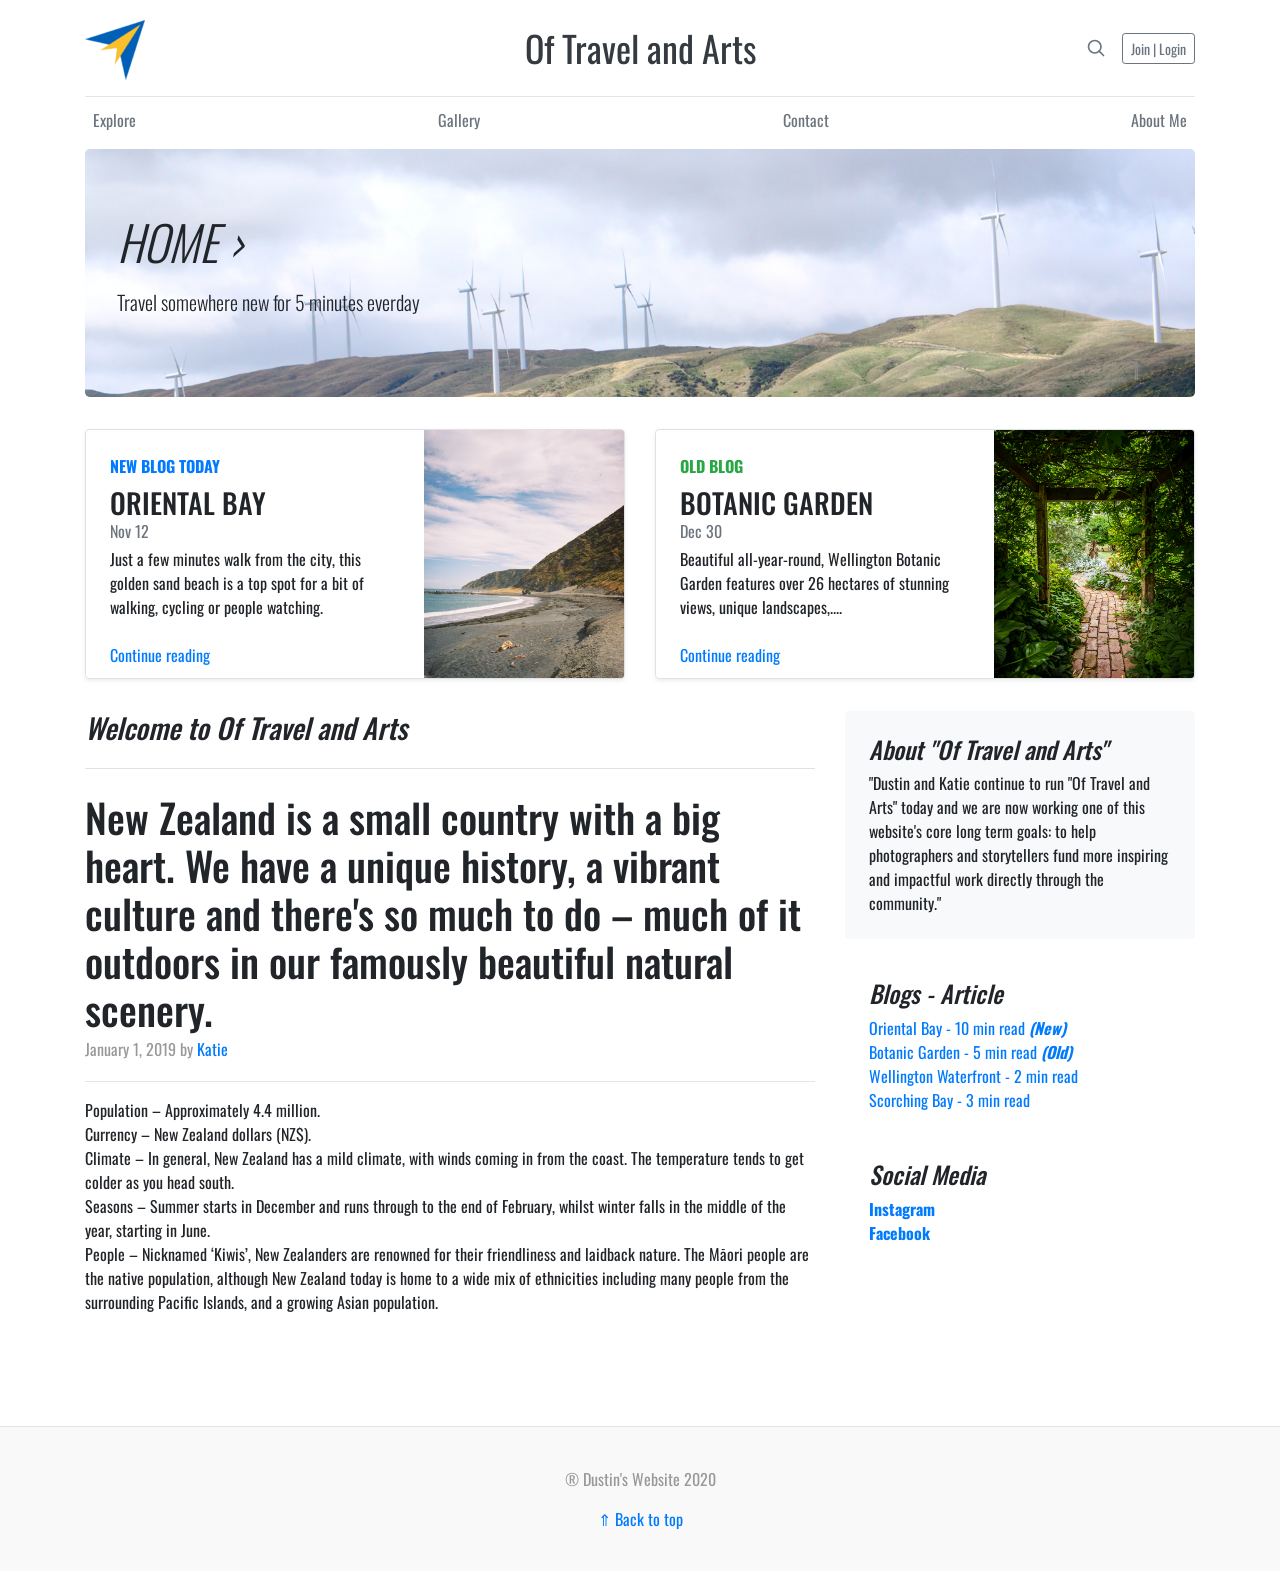
<file: index.html>
<!doctype html>
<html lang="en">
  <head>
    <meta charset="utf-8">
    <meta name="viewport" content="width=device-width, initial-scale=1, shrink-to-fit=no">
    <title>HOME | OF'n'R</title>



<!--- CSS ---->
<link href="style.css" rel="stylesheet">

    <!-- Favicons -->
    <link rel="apple-touch-icon" sizes="57x57" href="favicon/apple-icon-57x57.png">
    <link rel="apple-touch-icon" sizes="60x60" href="favicon/apple-icon-60x60.png">
    <link rel="apple-touch-icon" sizes="72x72" href="favicon/apple-icon-72x72.png">
    <link rel="apple-touch-icon" sizes="76x76" href="favicon/apple-icon-76x76.png">
    <link rel="apple-touch-icon" sizes="114x114" href="favicon/apple-icon-114x114.png">
    <link rel="apple-touch-icon" sizes="120x120" href="favicon/apple-icon-120x120.png">
    <link rel="apple-touch-icon" sizes="144x144" href="favicon/apple-icon-144x144.png">
    <link rel="apple-touch-icon" sizes="152x152" href="favicon/apple-icon-152x152.png">
    <link rel="apple-touch-icon" sizes="180x180" href="favicon/apple-icon-180x180.png">
    <link rel="icon" type="image/png" sizes="192x192"  href="favicon/android-icon-192x192.png">
    <link rel="icon" type="image/png" sizes="32x32" href="favicon/favicon-32x32.png">
    <link rel="icon" type="image/png" sizes="96x96" href="favicon/favicon-96x96.png">
    <link rel="icon" type="image/png" sizes="16x16" href="favicon/favicon-16x16.png">
    <link rel="manifest" href="favicon/manifest.json">
    <meta name="msapplication-TileColor" content="#ffffff">
    <meta name="msapplication-TileImage" content="favicon/ms-icon-144x144.png">
    <meta name="theme-color" content="#ffffff">


    <style>
      .bd-placeholder-img {
        font-size: 1.125rem;
        text-anchor: middle;
        -webkit-user-select: none;
        -moz-user-select: none;
        -ms-user-select: none;
        user-select: none;
      }

      @media (min-width: 768px) {
        .bd-placeholder-img-lg {
          font-size: 3.5rem;
        }
      }
    </style>
    <!-- Font  (i'm using Oswal font)-->
    <link href="https://fonts.googleapis.com/css2?family=Oswald&display=swap" rel="stylesheet">
    <!-- Custom styles -->
    <link href="blog.css" rel="stylesheet">
  </head>
  <body>
    <div class="container">
  <header class="blog-header py-3">
    <div class="row flex-nowrap justify-content-between align-items-center">
      <div class="col-4 pt-1">
      <a src="contact.html">
        <img src="favicon/apple-icon-60x60.png" alt="Homepage">
        </a>
      </div>
      <div class="col-4 text-center">
        <a class="blog-header-logo text-dark" href="index.html">Of Travel and Arts</a>
      </div>
      <div class="col-4 d-flex justify-content-end align-items-center">
        <a class="text-muted" href="#" aria-label="Search">
          <svg xmlns="http://www.w3.org/2000/svg" width="20" height="20" fill="none" stroke="currentColor" stroke-linecap="round" stroke-linejoin="round" stroke-width="2" class="mx-3" role="img" viewBox="0 0 24 24" focusable="false"><title>Search</title><circle cx="10.5" cy="10.5" r="7.5"/><path d="M21 21l-5.2-5.2"/></svg>
        </a>
        <a class="btn btn-sm btn-outline-secondary" href="#">Join | Login</a>
      </div>
    </div>
  </header>

  <div class="nav-scroller py-1 mb-2">
    <nav class="nav d-flex justify-content-between">
      <a class="p-2 text-muted" href="place.html">Explore</a>
      <a class="p-2 text-muted" href="gallery.html">Gallery</a>
      <a class="p-2 text-muted" href="contact.html">Contact</a>
      <a class="p-2 text-muted" href="about.html">About Me</a>

    </nav>
  </div>

  <div class="jumbotron" id="travel-jumbo">
    <div class="col-md-6 px-0">
      <h1 class="display-4 font-italic">HOME &rsaquo;</h1>
      <p class="lead my-3">Travel somewhere new for 5 minutes everday</p>

    </div>
  </div>

  <div class="row mb-2">
    <div class="col-md-6">
      <div class="row no-gutters border rounded overflow-hidden flex-md-row mb-4 shadow-sm h-md-250 position-relative">
        <div class="col p-4 d-flex flex-column position-static">
          <strong class="d-inline-block mb-2 text-primary">NEW BLOG TODAY</strong>
          <h3 class="mb-0">ORIENTAL BAY</h3>
          <div class="mb-1 text-muted">Nov 12</div>
          <p class="card-text mb-auto">Just a few minutes walk from the city, this golden sand beach is a top spot for a bit of walking, cycling or people watching.</p><br>

          <a href="place.html" class="stretched-link">Continue reading</a>
        </div>
        <div class="col-auto d-none d-lg-block">

          <img src="image/oriental.jpg" width="200" height="250" preserveAspectRatio="xMidYMid slice" focusable="false" role="img" aria-label="Placeholder: Thumbnail">

        </div>
      </div>
    </div>
    <div class="col-md-6">
      <div class="row no-gutters border rounded overflow-hidden flex-md-row mb-4 shadow-sm h-md-250 position-relative">
        <div class="col p-4 d-flex flex-column position-static">
          <strong class="d-inline-block mb-2 text-success">OLD BLOG</strong>
          <h3 class="mb-0">BOTANIC GARDEN</h3>
          <div class="mb-1 text-muted">Dec 30</div>
          <p class="mb-auto">Beautiful all-year-round, Wellington Botanic Garden features over 26 hectares of stunning views, unique landscapes,....</p><br>
          <a href="place.html" class="stretched-link">Continue reading</a>
        </div>
        <div class="col-auto d-none d-lg-block">

          <img src="image/botanic.jpg" width="200" height="250" preserveAspectRatio="xMidYMid slice" focusable="false" role="img" aria-label="Placeholder: Thumbnail">

        </div>
      </div>
    </div>
  </div>
</div>

<main role="main" class="container">
  <div class="row">
    <div class="col-md-8 blog-main">
      <h3 class="pb-4 mb-4 font-italic border-bottom">
        Welcome to Of Travel and Arts
      </h3>

      <div class="blog-post">
        <h2 class="blog-post-title">New Zealand is a small country with a big heart. We have a unique history, a vibrant culture and there's so much to do – much of it outdoors in our famously beautiful natural scenery.</h2>
        <p class="blog-post-meta">January 1, 2019 by <a href="about.html">Katie</a></p>
        <hr>
        <p>Population – Approximately 4.4 million.<br>
Currency – New Zealand dollars (NZ$).<br>
Climate – In general, New Zealand has a mild climate, with winds coming in from the coast. The temperature tends to get colder as you head south.<br>
Seasons – Summer starts in December and runs through to the end of February, whilst winter falls in the middle of the year, starting in June.<br>
People – Nicknamed ‘Kiwis’, New Zealanders are renowned for their friendliness and laidback nature. The Māori people are the native population, although New Zealand today is home to a wide mix of ethnicities including many people from the surrounding Pacific Islands, and a growing Asian population.<br>
      </div>

<!-- /.blog-post -->
    </div>
<!-- /.blog-main -->

    <aside class="col-md-4 blog-sidebar">
      <div class="p-4 mb-3 bg-light rounded">
        <h4 class="font-italic">About "Of Travel and Arts"</h4>
        <p class="mb-0">"Dustin and Katie continue to run "Of Travel and Arts" today and we are now working one of this website's core long term goals: to help photographers and storytellers fund more inspiring and impactful work directly through the community."</p>
      </div>

      <div class="p-4">
        <h4 class="font-italic">Blogs - Article</h4>
        <ol class="list-unstyled mb-0">
          <li><a href="place.html">Oriental Bay - 10 min read <em><b>(New)</b></em></a></li>
          <li><a href="place.html">Botanic Garden - 5 min read <em><b>(Old)</b></em></a></li>
          <li><a href="place.html">Wellington Waterfront - 2 min read</a></li>
          <li><a href="place.html">Scorching Bay - 3 min read</a></li>
        </ol>
      </div>

      <div class="p-4">
        <h4 class="font-italic">Social Media</h4>
        <ol class="list-unstyled">
          <li><a href="https://www.instagram.com/oftravelandarts/"><b>Instagram</b></a></li>
          <li><a href="https://www.facebook.com/ducdeptrai201"><b>Facebook</b></a></li>
        </ol>
      </div>
    </aside>
<!-- /.blog-sidebar -->

  </div><!-- /.row -->

</main><!-- /.container -->
<br>
<br>
<footer class="blog-footer">
  <p>&#174; Dustin's Website 2020</p>
    <a href="#">&uArr;	Back to top</a>

</footer>
</body>
</html>
</file>
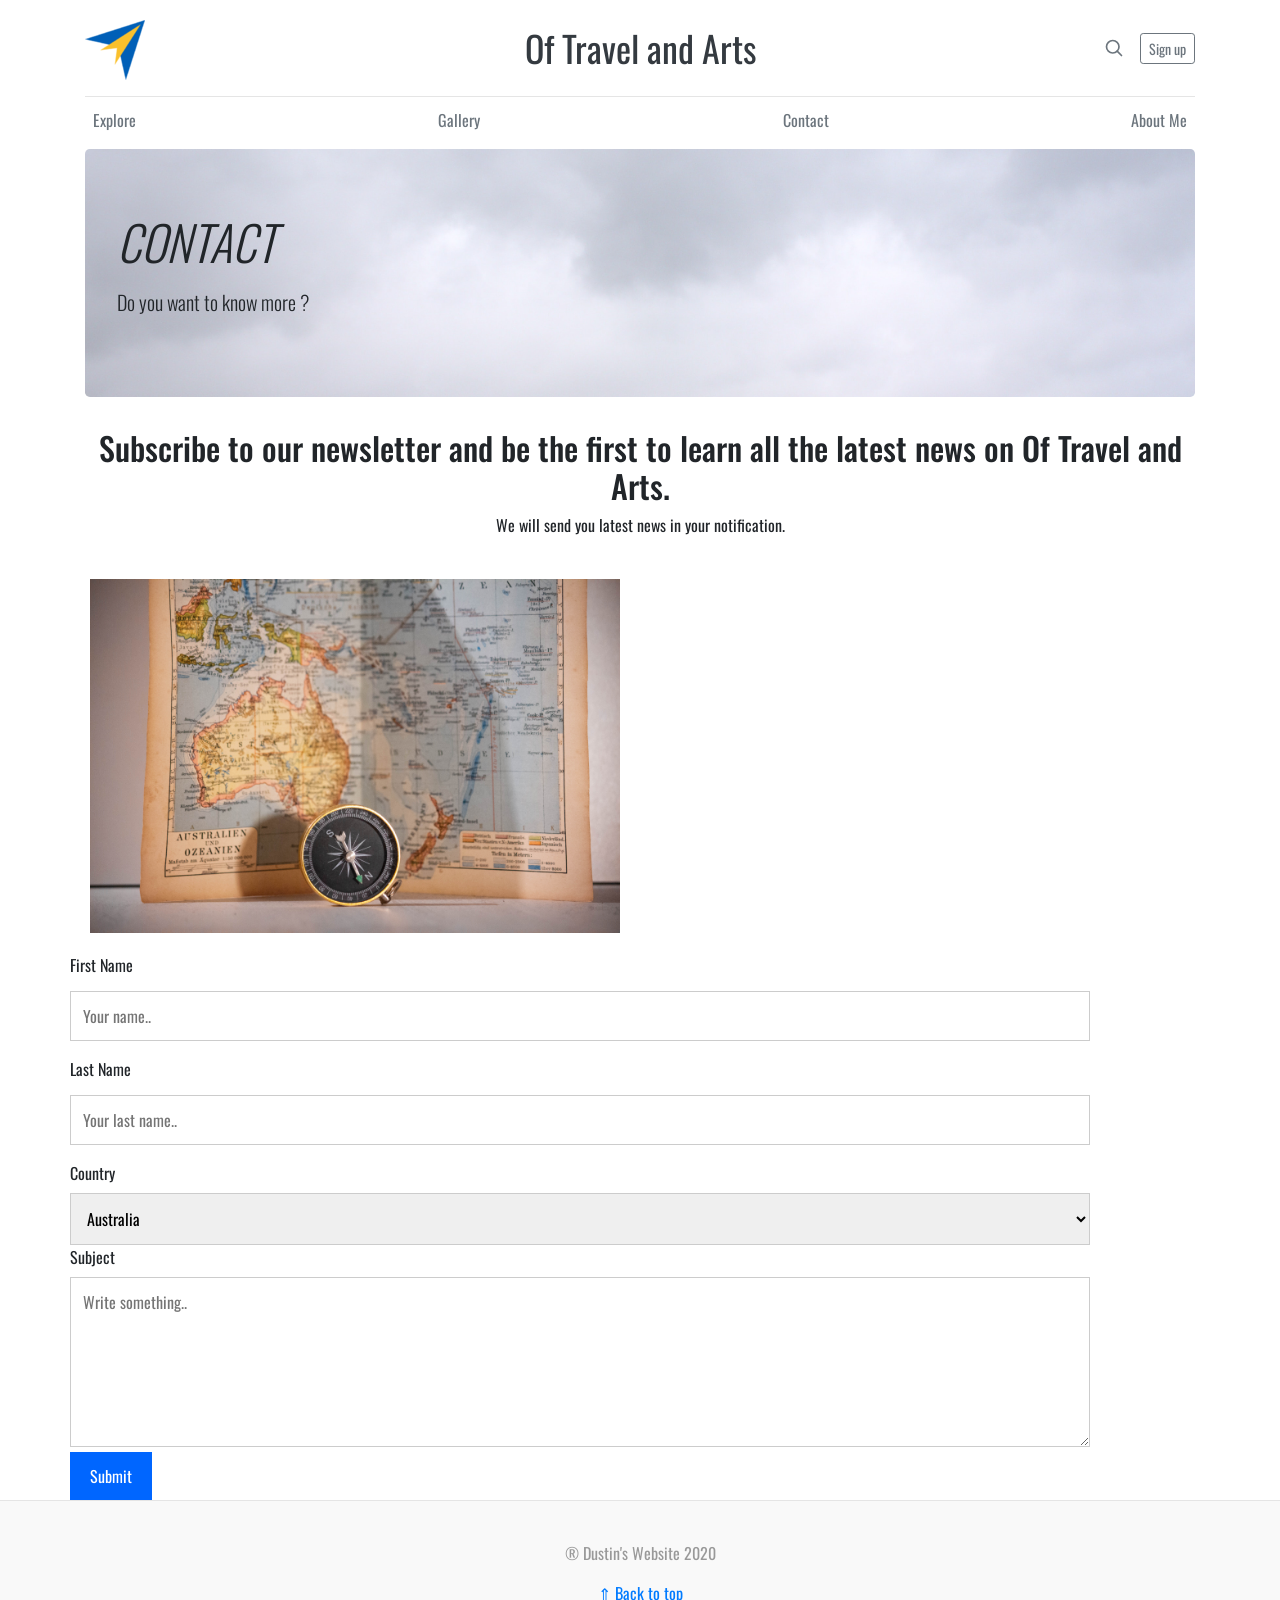
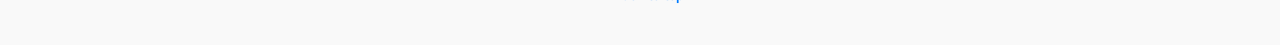
<file: contact.html>
<!doctype html>
<html lang="en">
  <head>
    <meta charset="utf-8">
    <meta name="viewport" content="width=device-width, initial-scale=1, shrink-to-fit=no">
    <title>CONTACT | OF'n'R</title>



<!--- CSS ---->
<link href="style.css" rel="stylesheet">

    <!-- Favicons -->
    <link rel="apple-touch-icon" sizes="57x57" href="favicon/apple-icon-57x57.png">
    <link rel="apple-touch-icon" sizes="60x60" href="favicon/apple-icon-60x60.png">
    <link rel="apple-touch-icon" sizes="72x72" href="favicon/apple-icon-72x72.png">
    <link rel="apple-touch-icon" sizes="76x76" href="favicon/apple-icon-76x76.png">
    <link rel="apple-touch-icon" sizes="114x114" href="favicon/apple-icon-114x114.png">
    <link rel="apple-touch-icon" sizes="120x120" href="favicon/apple-icon-120x120.png">
    <link rel="apple-touch-icon" sizes="144x144" href="favicon/apple-icon-144x144.png">
    <link rel="apple-touch-icon" sizes="152x152" href="favicon/apple-icon-152x152.png">
    <link rel="apple-touch-icon" sizes="180x180" href="favicon/apple-icon-180x180.png">
    <link rel="icon" type="image/png" sizes="192x192"  href="favicon/android-icon-192x192.png">
    <link rel="icon" type="image/png" sizes="32x32" href="favicon/favicon-32x32.png">
    <link rel="icon" type="image/png" sizes="96x96" href="favicon/favicon-96x96.png">
    <link rel="icon" type="image/png" sizes="16x16" href="favicon/favicon-16x16.png">
    <link rel="manifest" href="favicon/manifest.json">
    <meta name="msapplication-TileColor" content="#ffffff">
    <meta name="msapplication-TileImage" content="favicon/ms-icon-144x144.png">
    <meta name="theme-color" content="#ffffff">


    <style>
      .bd-placeholder-img {
        font-size: 1.125rem;
        text-anchor: middle;
        -webkit-user-select: none;
        -moz-user-select: none;
        -ms-user-select: none;
        user-select: none;
      }

      @media (min-width: 768px) {
        .bd-placeholder-img-lg {
          font-size: 3.5rem;
        }
      }
    </style>
    <!-- Font  (i'm using Oswal font)-->
    <link href="https://fonts.googleapis.com/css2?family=Oswald&display=swap" rel="stylesheet">
    <!-- Custom styles -->
    <link href="blog.css" rel="stylesheet">
  </head>
  <body>
    <div class="container">
  <header class="blog-header py-3">
    <div class="row flex-nowrap justify-content-between align-items-center">
      <div class="col-4 pt-1">
      <a src="contact.html">
        <img src="favicon/apple-icon-60x60.png" alt="Homepage">
        </a>
      </div>
      <div class="col-4 text-center">
        <a class="blog-header-logo text-dark" href="index.html">Of Travel and Arts</a>
      </div>
      <div class="col-4 d-flex justify-content-end align-items-center">
        <a class="text-muted" href="#" aria-label="Search">
          <svg xmlns="http://www.w3.org/2000/svg" width="20" height="20" fill="none" stroke="currentColor" stroke-linecap="round" stroke-linejoin="round" stroke-width="2" class="mx-3" role="img" viewBox="0 0 24 24" focusable="false"><title>Search</title><circle cx="10.5" cy="10.5" r="7.5"/><path d="M21 21l-5.2-5.2"/></svg>
        </a>
        <a class="btn btn-sm btn-outline-secondary" href="#">Sign up</a>
      </div>
    </div>
  </header>

  <div class="nav-scroller py-1 mb-2">
    <nav class="nav d-flex justify-content-between">
      <a class="p-2 text-muted" href="place.html">Explore</a>
      <a class="p-2 text-muted" href="gallery.html">Gallery</a>
      <a class="p-2 text-muted" href="contact.html">Contact</a>
      <a class="p-2 text-muted" href="about.html">About Me</a>

    </nav>
  </div>

    <div class="jumbotron" id="contact-jumbo">
    <div class="col-md-6 px-0">
      <h1 class="display-4 font-italic">CONTACT</h1>
      <p class="lead my-3">Do you want to know more ?</p>
    </div>
</div>
</div>


<div class="container">
  <div style="text-align:center">
    <h2>Subscribe to our newsletter and be the first to learn all the latest news on Of Travel and Arts.</h2>
    <p>We will send you latest news in your notification.</p>
  </div>
  <div class="row">
    <div class="column10">
      <img src="image/map.jpg" width="100%" height="100%">
    </div>
    <div class="column">
      <form action="/action_page.php">
        <label for="fname">First Name</label>
        <input type="text" id="fname" name="firstname" placeholder="Your name..">
        <label for="lname">Last Name</label>
        <input type="text" id="lname" name="lastname" placeholder="Your last name..">
        <label for="country">Country</label>
        <select id="country" name="country">
          <option value="australia">Australia</option>
          <option value="canada">New Zealand</option>
          <option value="usa">Viet Nam</option>
        </select>
        <label for="subject">Subject</label>
        <textarea id="subject" name="subject" placeholder="Write something.." style="height:170px"></textarea>
        <input type="submit" value="Submit">
      </form>
    </div>
  </div>
</div>

<footer class="blog-footer">
  <p>&#174; Dustin's Website 2020</p>
    <a href="#">&uArr;	Back to top</a>

</footer>
</body>
</html>
</file>
<file: style.css>
.Row {
    display: table;
    width: 100%;
    table-layout: fixed;
    border-spacing: 10px;
    text-align: center;
}
.Column {
    display: table-cell;
    background-color: #15181b;
    color: #fff;
    text-align: center;
}
.Column2 {
  display:table-cell;
  background-color: #666666;
  color: black;
  text-align: center;
}
.Column3 {
  display:table-cell;
  background-color: #ff6666;
  color: black;
  text-align: center;
}

.image-column {
  width: 25%;
  float: left;
  padding: 0.1rem;
}



/* input form */
input[type=text], select, textarea {
  width: 100%;
  padding: 12px;
  border: 1px solid #ccc;
  margin-top: 6px;
  margin-bottom: 16px;
  resize: vertical;
}

input[type=submit] {
  background-color: #0066ff;
  color: white;
  padding: 12px 20px;
  border: none;
  cursor: pointer;
}

input[type=submit]:hover {
  background-color: #e63900;
}


@media screen and (max-width: 600px) {
  .column, input[type=submit] {
    width: 100%;
    margin-top: 0;
  }
}


.column10 {
  float: left;
  width: 50%;
  margin-top: 6px;
  padding: 20px;
}

.row:after {
  content: "";
  display: table;
  clear: both;
}


:root {
  --blue: #007bff;
  --indigo: #6610f2;
  --purple: #6f42c1;
  --pink: #e83e8c;
  --red: #dc3545;
  --orange: #fd7e14;
  --yellow: #ffc107;
  --green: #28a745;
  --teal: #20c997;
  --cyan: #17a2b8;
  --white: #fff;
  --gray: #6c757d;
  --gray-dark: #343a40;
  --primary: #007bff;
  --secondary: #6c757d;
  --success: #28a745;
  --info: #17a2b8;
  --warning: #ffc107;
  --danger: #dc3545;
  --light: #f8f9fa;
  --dark: #343a40;
  --breakpoint-xs: 0;
  --breakpoint-sm: 576px;
  --breakpoint-md: 768px;
  --breakpoint-lg: 992px;
  --breakpoint-xl: 1200px;
  --font-family-sans-serif: -apple-system, BlinkMacSystemFont, "Segoe UI", Roboto, "Helvetica Neue", Arial, "Noto Sans", sans-serif, "Apple Color Emoji", "Segoe UI Emoji", "Segoe UI Symbol", "Noto Color Emoji";
  --font-family-monospace: SFMono-Regular, Menlo, Monaco, Consolas, "Liberation Mono", "Courier New", monospace;
}

*,
*::before,
*::after {
  box-sizing: border-box;
}

html {
  font-family: sans-serif;
  line-height: 1.15;
  -webkit-text-size-adjust: 100%;
  -webkit-tap-highlight-color: rgba(0, 0, 0, 0);
}

article, aside, figcaption, figure, header, hgroup, main, nav, section {
  display: block;
}

footer {
  text-align: center;
  padding: 3px;
  background-color: black;
  color: white;
}

body {
  margin: 0;
  font-family: 'Oswald', sans-serif;
  font-size: 1rem;
  font-weight: 400;
  line-height: 1.5;
  color: #212529;
  text-align: left;
  background-color: #fff;
}

[tabindex="-1"]:focus:not(:focus-visible) {
  outline: 0 !important;
}

hr {
  box-sizing: content-box;
  height: 0;
  overflow: visible;
}

h1, h2, h3, h4, h5, h6 {
  margin-top: 0;
  margin-bottom: 0.5rem;
}

p {
  margin-top: 0;
  margin-bottom: 1rem;
}

abbr[title],
abbr[data-original-title] {
  text-decoration: underline;
  -webkit-text-decoration: underline dotted;
  text-decoration: underline dotted;
  cursor: help;
  border-bottom: 0;
  -webkit-text-decoration-skip-ink: none;
  text-decoration-skip-ink: none;
}

address {
  margin-bottom: 1rem;
  font-style: normal;
  line-height: inherit;
}

ol,
ul,
dl {
  margin-top: 0;
  margin-bottom: 1rem;
}

ol ol,
ul ul,
ol ul,
ul ol {
  margin-bottom: 0;
}

dt {
  font-weight: 700;
}

dd {
  margin-bottom: .5rem;
  margin-left: 0;
}

blockquote {
  margin: 0 0 1rem;
}

b,
strong {
  font-weight: bolder;
}

small {
  font-size: 80%;
}

sub,
sup {
  position: relative;
  font-size: 75%;
  line-height: 0;
  vertical-align: baseline;
}

sub {
  bottom: -.25em;
}

sup {
  top: -.5em;
}

a {
  color: #007bff;
  text-decoration: none;
  background-color: transparent;
}

a:hover {
  color: #0056b3;
  text-decoration: underline;
}

a:not([href]):not([class]) {
  color: inherit;
  text-decoration: none;
}

a:not([href]):not([class]):hover {
  color: inherit;
  text-decoration: none;
}

pre,
code,
kbd,
samp {
  font-family: 'Oswald', sans-serif;
  font-size: 1em;
}

pre {
  margin-top: 0;
  margin-bottom: 1rem;
  overflow: auto;
  -ms-overflow-style: scrollbar;
}

figure {
  margin: 0 0 1rem;
}

img {
  vertical-align: middle;
  border-style: none;
  max-width: 100%;
  max-height: 100%;
}

svg {
  overflow: hidden;
  vertical-align: middle;
}

table {
  border-collapse: collapse;
}

caption {
  padding-top: 0.75rem;
  padding-bottom: 0.75rem;
  color: #6c757d;
  text-align: left;
  caption-side: bottom;
}

th {
  text-align: inherit;
}

label {
  display: inline-block;
  margin-bottom: 0.5rem;
}

button {
  border-radius: 0;
}

button:focus {
  outline: 1px dotted;
  outline: 5px auto -webkit-focus-ring-color;
}

input,
button,
select,
optgroup,
textarea {
  margin: 0;
  font-family: inherit;
  font-size: inherit;
  line-height: inherit;
}

button,
input {
  overflow: visible;
}

button,
select {
  text-transform: none;
}

[role="button"] {
  cursor: pointer;
}

select {
  word-wrap: normal;
}

button,
[type="button"],
[type="reset"],
[type="submit"] {
  -webkit-appearance: button;
}

button:not(:disabled),
[type="button"]:not(:disabled),
[type="reset"]:not(:disabled),
[type="submit"]:not(:disabled) {
  cursor: pointer;
}

button::-moz-focus-inner,
[type="button"]::-moz-focus-inner,
[type="reset"]::-moz-focus-inner,
[type="submit"]::-moz-focus-inner {
  padding: 0;
  border-style: none;
}

input[type="radio"],
input[type="checkbox"] {
  box-sizing: border-box;
  padding: 0;
}

textarea {
  overflow: auto;
  resize: vertical;
}

fieldset {
  min-width: 0;
  padding: 0;
  margin: 0;
  border: 0;
}

legend {
  display: block;
  width: 100%;
  max-width: 100%;
  padding: 0;
  margin-bottom: .5rem;
  font-size: 1.5rem;
  line-height: inherit;
  color: inherit;
  white-space: normal;
}

progress {
  vertical-align: baseline;
}

[type="number"]::-webkit-inner-spin-button,
[type="number"]::-webkit-outer-spin-button {
  height: auto;
}

[type="search"] {
  outline-offset: -2px;
  -webkit-appearance: none;
}

[type="search"]::-webkit-search-decoration {
  -webkit-appearance: none;
}

::-webkit-file-upload-button {
  font: inherit;
  -webkit-appearance: button;
}

output {
  display: inline-block;
}

summary {
  display: list-item;
  cursor: pointer;
}

template {
  display: none;
}

[hidden] {
  display: none !important;
}

h1, h2, h3, h4, h5, h6,
.h1, .h2, .h3, .h4, .h5, .h6 {
  margin-bottom: 0.5rem;
  font-weight: 500;
  line-height: 1.2;
}

h1, .h1 {
  font-size: 2.5rem;
}

h2, .h2 {
  font-size: 2rem;
}

h3, .h3 {
  font-size: 1.75rem;
}

h4, .h4 {
  font-size: 1.5rem;
}

h5, .h5 {
  font-size: 1.25rem;
}

h6, .h6 {
  font-size: 1rem;
}

.lead {
  font-size: 1.25rem;
  font-weight: 300;
}

.display-1 {
  font-size: 6rem;
  font-weight: 300;
  line-height: 1.2;
}

.display-2 {
  font-size: 5.5rem;
  font-weight: 300;
  line-height: 1.2;
}

.display-3 {
  font-size: 4.5rem;
  font-weight: 300;
  line-height: 1.2;
}

.display-4 {
  font-size: 3.5rem;
  font-weight: 300;
  line-height: 1.2;
}

hr {
  margin-top: 1rem;
  margin-bottom: 1rem;
  border: 0;
  border-top: 1px solid rgba(0, 0, 0, 0.1);
}

small,
.small {
  font-size: 80%;
  font-weight: 400;
}

mark,
.mark {
  padding: 0.2em;
  background-color: #fcf8e3;
}

.list-unstyled {
  padding-left: 0;
  list-style: none;
}

.list-inline {
  padding-left: 0;
  list-style: none;
}

.list-inline-item {
  display: inline-block;
}

.list-inline-item:not(:last-child) {
  margin-right: 0.5rem;
}

.initialism {
  font-size: 90%;
  text-transform: uppercase;
}

.blockquote {
  margin-bottom: 1rem;
  font-size: 1.25rem;
}

.blockquote-footer {
  display: block;
  font-size: 100%;
  color: #6c757d;
}

.blockquote-footer::before {
  content: "\2014\00A0";
}

.img-fluid {
  max-width: 100%;
  height: auto;
}

.img-thumbnail {
  padding: 0.25rem;
  background-color: #fff;
  border: 1px solid #dee2e6;
  border-radius: 0.25rem;
  max-width: 100%;
  height: auto;
}

.figure {
  display: inline-block;
}

.figure-img {
  margin-bottom: 0.5rem;
  line-height: 1;
}

.figure-caption {
  font-size: 90%;
  color: #6c757d;
}

code {
  font-size: 87.5%;
  color: #e83e8c;
  word-wrap: break-word;
}

a > code {
  color: inherit;
}

kbd {
  padding: 0.2rem 0.4rem;
  font-size: 87.5%;
  color: #fff;
  background-color: #212529;
  border-radius: 0.2rem;
}

kbd kbd {
  padding: 0;
  font-size: 100%;
  font-weight: 700;
}

pre {
  display: block;
  font-size: 87.5%;
  color: #212529;
}

pre code {
  font-size: inherit;
  color: inherit;
  word-break: normal;
}

.pre-scrollable {
  max-height: 340px;
  overflow-y: scroll;
}



.container,
.container-fluid,
.container-sm,
.container-md,
.container-lg,
.container-xl {
  width: 100%;
  padding-right: 15px;
  padding-left: 15px;
  margin-right: auto;
  margin-left: auto;
}

@media (min-width: 576px) {
  .container, .container-sm {
    max-width: 540px;
  }
}

@media (min-width: 768px) {
  .container, .container-sm, .container-md {
    max-width: 720px;
  }
}

@media (min-width: 992px) {
  .container, .container-sm, .container-md, .container-lg {
    max-width: 960px;
  }
}

@media (min-width: 1200px) {
  .container, .container-sm, .container-md, .container-lg, .container-xl {
    max-width: 1140px;
  }
}

.row {
  display: -ms-flexbox;
  display: flex;
  -ms-flex-wrap: wrap;
  flex-wrap: wrap;
  margin-right: -15px;
  margin-left: -15px;
}

.no-gutters {
  margin-right: 0;
  margin-left: 0;
}

.no-gutters > .col,
.no-gutters > [class*="col-"] {
  padding-right: 0;
  padding-left: 0;
}

.col-1, .col-2, .col-3, .col-4, .col-5, .col-6, .col-7, .col-8, .col-9, .col-10, .col-11, .col-12, .col,
.col-auto, .col-sm-1, .col-sm-2, .col-sm-3, .col-sm-4, .col-sm-5, .col-sm-6, .col-sm-7, .col-sm-8, .col-sm-9, .col-sm-10, .col-sm-11, .col-sm-12, .col-sm,
.col-sm-auto, .col-md-1, .col-md-2, .col-md-3, .col-md-4, .col-md-5, .col-md-6, .col-md-7, .col-md-8, .col-md-9, .col-md-10, .col-md-11, .col-md-12, .col-md,
.col-md-auto, .col-lg-1, .col-lg-2, .col-lg-3, .col-lg-4, .col-lg-5, .col-lg-6, .col-lg-7, .col-lg-8, .col-lg-9, .col-lg-10, .col-lg-11, .col-lg-12, .col-lg,
.col-lg-auto, .col-xl-1, .col-xl-2, .col-xl-3, .col-xl-4, .col-xl-5, .col-xl-6, .col-xl-7, .col-xl-8, .col-xl-9, .col-xl-10, .col-xl-11, .col-xl-12, .col-xl,
.col-xl-auto {
  position: relative;
  width: 100%;
  padding-right: 15px;
  padding-left: 15px;
}

.col {
  -ms-flex-preferred-size: 0;
  flex-basis: 0;
  -ms-flex-positive: 1;
  flex-grow: 1;
  max-width: 100%;
}

.row-cols-1 > * {
  -ms-flex: 0 0 100%;
  flex: 0 0 100%;
  max-width: 100%;
}

.row-cols-2 > * {
  -ms-flex: 0 0 50%;
  flex: 0 0 50%;
  max-width: 50%;
}

.row-cols-3 > * {
  -ms-flex: 0 0 33.333333%;
  flex: 0 0 33.333333%;
  max-width: 33.333333%;
}

.row-cols-4 > * {
  -ms-flex: 0 0 25%;
  flex: 0 0 25%;
  max-width: 25%;
}

.row-cols-5 > * {
  -ms-flex: 0 0 20%;
  flex: 0 0 20%;
  max-width: 20%;
}

.row-cols-6 > * {
  -ms-flex: 0 0 16.666667%;
  flex: 0 0 16.666667%;
  max-width: 16.666667%;
}

.col-auto {
  -ms-flex: 0 0 auto;
  flex: 0 0 auto;
  width: auto;
  max-width: 100%;
}

.col-1 {
  -ms-flex: 0 0 8.333333%;
  flex: 0 0 8.333333%;
  max-width: 8.333333%;
}

.col-2 {
  -ms-flex: 0 0 16.666667%;
  flex: 0 0 16.666667%;
  max-width: 16.666667%;
}

.col-3 {
  -ms-flex: 0 0 25%;
  flex: 0 0 25%;
  max-width: 25%;
}

.col-4 {
  -ms-flex: 0 0 33.333333%;
  flex: 0 0 33.333333%;
  max-width: 33.333333%;
}

.col-5 {
  -ms-flex: 0 0 41.666667%;
  flex: 0 0 41.666667%;
  max-width: 41.666667%;
}

.col-6 {
  -ms-flex: 0 0 50%;
  flex: 0 0 50%;
  max-width: 50%;
}

.col-7 {
  -ms-flex: 0 0 58.333333%;
  flex: 0 0 58.333333%;
  max-width: 58.333333%;
}

.col-8 {
  -ms-flex: 0 0 66.666667%;
  flex: 0 0 66.666667%;
  max-width: 66.666667%;
}

.col-9 {
  -ms-flex: 0 0 75%;
  flex: 0 0 75%;
  max-width: 75%;
}

.col-10 {
  -ms-flex: 0 0 83.333333%;
  flex: 0 0 83.333333%;
  max-width: 83.333333%;
}

.col-11 {
  -ms-flex: 0 0 91.666667%;
  flex: 0 0 91.666667%;
  max-width: 91.666667%;
}

.col-12 {
  -ms-flex: 0 0 100%;
  flex: 0 0 100%;
  max-width: 100%;
}

.order-first {
  -ms-flex-order: -1;
  order: -1;
}

.order-last {
  -ms-flex-order: 13;
  order: 13;
}

.order-0 {
  -ms-flex-order: 0;
  order: 0;
}

.order-1 {
  -ms-flex-order: 1;
  order: 1;
}

.order-2 {
  -ms-flex-order: 2;
  order: 2;
}

.order-3 {
  -ms-flex-order: 3;
  order: 3;
}

.order-4 {
  -ms-flex-order: 4;
  order: 4;
}

.order-5 {
  -ms-flex-order: 5;
  order: 5;
}

.order-6 {
  -ms-flex-order: 6;
  order: 6;
}

.order-7 {
  -ms-flex-order: 7;
  order: 7;
}

.order-8 {
  -ms-flex-order: 8;
  order: 8;
}

.order-9 {
  -ms-flex-order: 9;
  order: 9;
}

.order-10 {
  -ms-flex-order: 10;
  order: 10;
}

.order-11 {
  -ms-flex-order: 11;
  order: 11;
}

.order-12 {
  -ms-flex-order: 12;
  order: 12;
}

.offset-1 {
  margin-left: 8.333333%;
}

.offset-2 {
  margin-left: 16.666667%;
}

.offset-3 {
  margin-left: 25%;
}

.offset-4 {
  margin-left: 33.333333%;
}

.offset-5 {
  margin-left: 41.666667%;
}

.offset-6 {
  margin-left: 50%;
}

.offset-7 {
  margin-left: 58.333333%;
}

.offset-8 {
  margin-left: 66.666667%;
}

.offset-9 {
  margin-left: 75%;
}

.offset-10 {
  margin-left: 83.333333%;
}

.offset-11 {
  margin-left: 91.666667%;
}

@media (min-width: 576px) {
  .col-sm {
    -ms-flex-preferred-size: 0;
    flex-basis: 0;
    -ms-flex-positive: 1;
    flex-grow: 1;
    max-width: 100%;
  }
  .row-cols-sm-1 > * {
    -ms-flex: 0 0 100%;
    flex: 0 0 100%;
    max-width: 100%;
  }
  .row-cols-sm-2 > * {
    -ms-flex: 0 0 50%;
    flex: 0 0 50%;
    max-width: 50%;
  }
  .row-cols-sm-3 > * {
    -ms-flex: 0 0 33.333333%;
    flex: 0 0 33.333333%;
    max-width: 33.333333%;
  }
  .row-cols-sm-4 > * {
    -ms-flex: 0 0 25%;
    flex: 0 0 25%;
    max-width: 25%;
  }
  .row-cols-sm-5 > * {
    -ms-flex: 0 0 20%;
    flex: 0 0 20%;
    max-width: 20%;
  }
  .row-cols-sm-6 > * {
    -ms-flex: 0 0 16.666667%;
    flex: 0 0 16.666667%;
    max-width: 16.666667%;
  }
  .col-sm-auto {
    -ms-flex: 0 0 auto;
    flex: 0 0 auto;
    width: auto;
    max-width: 100%;
  }
  .col-sm-1 {
    -ms-flex: 0 0 8.333333%;
    flex: 0 0 8.333333%;
    max-width: 8.333333%;
  }
  .col-sm-2 {
    -ms-flex: 0 0 16.666667%;
    flex: 0 0 16.666667%;
    max-width: 16.666667%;
  }
  .col-sm-3 {
    -ms-flex: 0 0 25%;
    flex: 0 0 25%;
    max-width: 25%;
  }
  .col-sm-4 {
    -ms-flex: 0 0 33.333333%;
    flex: 0 0 33.333333%;
    max-width: 33.333333%;
  }
  .col-sm-5 {
    -ms-flex: 0 0 41.666667%;
    flex: 0 0 41.666667%;
    max-width: 41.666667%;
  }
  .col-sm-6 {
    -ms-flex: 0 0 50%;
    flex: 0 0 50%;
    max-width: 50%;
  }
  .col-sm-7 {
    -ms-flex: 0 0 58.333333%;
    flex: 0 0 58.333333%;
    max-width: 58.333333%;
  }
  .col-sm-8 {
    -ms-flex: 0 0 66.666667%;
    flex: 0 0 66.666667%;
    max-width: 66.666667%;
  }
  .col-sm-9 {
    -ms-flex: 0 0 75%;
    flex: 0 0 75%;
    max-width: 75%;
  }
  .col-sm-10 {
    -ms-flex: 0 0 83.333333%;
    flex: 0 0 83.333333%;
    max-width: 83.333333%;
  }
  .col-sm-11 {
    -ms-flex: 0 0 91.666667%;
    flex: 0 0 91.666667%;
    max-width: 91.666667%;
  }
  .col-sm-12 {
    -ms-flex: 0 0 100%;
    flex: 0 0 100%;
    max-width: 100%;
  }
  .order-sm-first {
    -ms-flex-order: -1;
    order: -1;
  }
  .order-sm-last {
    -ms-flex-order: 13;
    order: 13;
  }
  .order-sm-0 {
    -ms-flex-order: 0;
    order: 0;
  }
  .order-sm-1 {
    -ms-flex-order: 1;
    order: 1;
  }
  .order-sm-2 {
    -ms-flex-order: 2;
    order: 2;
  }
  .order-sm-3 {
    -ms-flex-order: 3;
    order: 3;
  }
  .order-sm-4 {
    -ms-flex-order: 4;
    order: 4;
  }
  .order-sm-5 {
    -ms-flex-order: 5;
    order: 5;
  }
  .order-sm-6 {
    -ms-flex-order: 6;
    order: 6;
  }
  .order-sm-7 {
    -ms-flex-order: 7;
    order: 7;
  }
  .order-sm-8 {
    -ms-flex-order: 8;
    order: 8;
  }
  .order-sm-9 {
    -ms-flex-order: 9;
    order: 9;
  }
  .order-sm-10 {
    -ms-flex-order: 10;
    order: 10;
  }
  .order-sm-11 {
    -ms-flex-order: 11;
    order: 11;
  }
  .order-sm-12 {
    -ms-flex-order: 12;
    order: 12;
  }
  .offset-sm-0 {
    margin-left: 0;
  }
  .offset-sm-1 {
    margin-left: 8.333333%;
  }
  .offset-sm-2 {
    margin-left: 16.666667%;
  }
  .offset-sm-3 {
    margin-left: 25%;
  }
  .offset-sm-4 {
    margin-left: 33.333333%;
  }
  .offset-sm-5 {
    margin-left: 41.666667%;
  }
  .offset-sm-6 {
    margin-left: 50%;
  }
  .offset-sm-7 {
    margin-left: 58.333333%;
  }
  .offset-sm-8 {
    margin-left: 66.666667%;
  }
  .offset-sm-9 {
    margin-left: 75%;
  }
  .offset-sm-10 {
    margin-left: 83.333333%;
  }
  .offset-sm-11 {
    margin-left: 91.666667%;
  }
}

@media (min-width: 768px) {
  .col-md {
    -ms-flex-preferred-size: 0;
    flex-basis: 0;
    -ms-flex-positive: 1;
    flex-grow: 1;
    max-width: 100%;
  }
  .row-cols-md-1 > * {
    -ms-flex: 0 0 100%;
    flex: 0 0 100%;
    max-width: 100%;
  }
  .row-cols-md-2 > * {
    -ms-flex: 0 0 50%;
    flex: 0 0 50%;
    max-width: 50%;
  }
  .row-cols-md-3 > * {
    -ms-flex: 0 0 33.333333%;
    flex: 0 0 33.333333%;
    max-width: 33.333333%;
  }
  .row-cols-md-4 > * {
    -ms-flex: 0 0 25%;
    flex: 0 0 25%;
    max-width: 25%;
  }
  .row-cols-md-5 > * {
    -ms-flex: 0 0 20%;
    flex: 0 0 20%;
    max-width: 20%;
  }
  .row-cols-md-6 > * {
    -ms-flex: 0 0 16.666667%;
    flex: 0 0 16.666667%;
    max-width: 16.666667%;
  }
  .col-md-auto {
    -ms-flex: 0 0 auto;
    flex: 0 0 auto;
    width: auto;
    max-width: 100%;
  }
  .col-md-1 {
    -ms-flex: 0 0 8.333333%;
    flex: 0 0 8.333333%;
    max-width: 8.333333%;
  }
  .col-md-2 {
    -ms-flex: 0 0 16.666667%;
    flex: 0 0 16.666667%;
    max-width: 16.666667%;
  }
  .col-md-3 {
    -ms-flex: 0 0 25%;
    flex: 0 0 25%;
    max-width: 25%;
  }
  .col-md-4 {
    -ms-flex: 0 0 33.333333%;
    flex: 0 0 33.333333%;
    max-width: 33.333333%;
  }
  .col-md-5 {
    -ms-flex: 0 0 41.666667%;
    flex: 0 0 41.666667%;
    max-width: 41.666667%;
  }
  .col-md-6 {
    -ms-flex: 0 0 50%;
    flex: 0 0 50%;
    max-width: 50%;
  }
  .col-md-7 {
    -ms-flex: 0 0 58.333333%;
    flex: 0 0 58.333333%;
    max-width: 58.333333%;
  }
  .col-md-8 {
    -ms-flex: 0 0 66.666667%;
    flex: 0 0 66.666667%;
    max-width: 66.666667%;
  }
  .col-md-9 {
    -ms-flex: 0 0 75%;
    flex: 0 0 75%;
    max-width: 75%;
  }
  .col-md-10 {
    -ms-flex: 0 0 83.333333%;
    flex: 0 0 83.333333%;
    max-width: 83.333333%;
  }
  .col-md-11 {
    -ms-flex: 0 0 91.666667%;
    flex: 0 0 91.666667%;
    max-width: 91.666667%;
  }
  .col-md-12 {
    -ms-flex: 0 0 100%;
    flex: 0 0 100%;
    max-width: 100%;
  }
  .order-md-first {
    -ms-flex-order: -1;
    order: -1;
  }
  .order-md-last {
    -ms-flex-order: 13;
    order: 13;
  }
  .order-md-0 {
    -ms-flex-order: 0;
    order: 0;
  }
  .order-md-1 {
    -ms-flex-order: 1;
    order: 1;
  }
  .order-md-2 {
    -ms-flex-order: 2;
    order: 2;
  }
  .order-md-3 {
    -ms-flex-order: 3;
    order: 3;
  }
  .order-md-4 {
    -ms-flex-order: 4;
    order: 4;
  }
  .order-md-5 {
    -ms-flex-order: 5;
    order: 5;
  }
  .order-md-6 {
    -ms-flex-order: 6;
    order: 6;
  }
  .order-md-7 {
    -ms-flex-order: 7;
    order: 7;
  }
  .order-md-8 {
    -ms-flex-order: 8;
    order: 8;
  }
  .order-md-9 {
    -ms-flex-order: 9;
    order: 9;
  }
  .order-md-10 {
    -ms-flex-order: 10;
    order: 10;
  }
  .order-md-11 {
    -ms-flex-order: 11;
    order: 11;
  }
  .order-md-12 {
    -ms-flex-order: 12;
    order: 12;
  }
  .offset-md-0 {
    margin-left: 0;
  }
  .offset-md-1 {
    margin-left: 8.333333%;
  }
  .offset-md-2 {
    margin-left: 16.666667%;
  }
  .offset-md-3 {
    margin-left: 25%;
  }
  .offset-md-4 {
    margin-left: 33.333333%;
  }
  .offset-md-5 {
    margin-left: 41.666667%;
  }
  .offset-md-6 {
    margin-left: 50%;
  }
  .offset-md-7 {
    margin-left: 58.333333%;
  }
  .offset-md-8 {
    margin-left: 66.666667%;
  }
  .offset-md-9 {
    margin-left: 75%;
  }
  .offset-md-10 {
    margin-left: 83.333333%;
  }
  .offset-md-11 {
    margin-left: 91.666667%;
  }
}

@media (min-width: 992px) {
  .col-lg {
    -ms-flex-preferred-size: 0;
    flex-basis: 0;
    -ms-flex-positive: 1;
    flex-grow: 1;
    max-width: 100%;
  }
  .row-cols-lg-1 > * {
    -ms-flex: 0 0 100%;
    flex: 0 0 100%;
    max-width: 100%;
  }
  .row-cols-lg-2 > * {
    -ms-flex: 0 0 50%;
    flex: 0 0 50%;
    max-width: 50%;
  }
  .row-cols-lg-3 > * {
    -ms-flex: 0 0 33.333333%;
    flex: 0 0 33.333333%;
    max-width: 33.333333%;
  }
  .row-cols-lg-4 > * {
    -ms-flex: 0 0 25%;
    flex: 0 0 25%;
    max-width: 25%;
  }
  .row-cols-lg-5 > * {
    -ms-flex: 0 0 20%;
    flex: 0 0 20%;
    max-width: 20%;
  }
  .row-cols-lg-6 > * {
    -ms-flex: 0 0 16.666667%;
    flex: 0 0 16.666667%;
    max-width: 16.666667%;
  }
  .col-lg-auto {
    -ms-flex: 0 0 auto;
    flex: 0 0 auto;
    width: auto;
    max-width: 100%;
  }
  .col-lg-1 {
    -ms-flex: 0 0 8.333333%;
    flex: 0 0 8.333333%;
    max-width: 8.333333%;
  }
  .col-lg-2 {
    -ms-flex: 0 0 16.666667%;
    flex: 0 0 16.666667%;
    max-width: 16.666667%;
  }
  .col-lg-3 {
    -ms-flex: 0 0 25%;
    flex: 0 0 25%;
    max-width: 25%;
  }
  .col-lg-4 {
    -ms-flex: 0 0 33.333333%;
    flex: 0 0 33.333333%;
    max-width: 33.333333%;
  }
  .col-lg-5 {
    -ms-flex: 0 0 41.666667%;
    flex: 0 0 41.666667%;
    max-width: 41.666667%;
  }
  .col-lg-6 {
    -ms-flex: 0 0 50%;
    flex: 0 0 50%;
    max-width: 50%;
  }
  .col-lg-7 {
    -ms-flex: 0 0 58.333333%;
    flex: 0 0 58.333333%;
    max-width: 58.333333%;
  }
  .col-lg-8 {
    -ms-flex: 0 0 66.666667%;
    flex: 0 0 66.666667%;
    max-width: 66.666667%;
  }
  .col-lg-9 {
    -ms-flex: 0 0 75%;
    flex: 0 0 75%;
    max-width: 75%;
  }
  .col-lg-10 {
    -ms-flex: 0 0 83.333333%;
    flex: 0 0 83.333333%;
    max-width: 83.333333%;
  }
  .col-lg-11 {
    -ms-flex: 0 0 91.666667%;
    flex: 0 0 91.666667%;
    max-width: 91.666667%;
  }
  .col-lg-12 {
    -ms-flex: 0 0 100%;
    flex: 0 0 100%;
    max-width: 100%;
  }
  .order-lg-first {
    -ms-flex-order: -1;
    order: -1;
  }
  .order-lg-last {
    -ms-flex-order: 13;
    order: 13;
  }
  .order-lg-0 {
    -ms-flex-order: 0;
    order: 0;
  }
  .order-lg-1 {
    -ms-flex-order: 1;
    order: 1;
  }
  .order-lg-2 {
    -ms-flex-order: 2;
    order: 2;
  }
  .order-lg-3 {
    -ms-flex-order: 3;
    order: 3;
  }
  .order-lg-4 {
    -ms-flex-order: 4;
    order: 4;
  }
  .order-lg-5 {
    -ms-flex-order: 5;
    order: 5;
  }
  .order-lg-6 {
    -ms-flex-order: 6;
    order: 6;
  }
  .order-lg-7 {
    -ms-flex-order: 7;
    order: 7;
  }
  .order-lg-8 {
    -ms-flex-order: 8;
    order: 8;
  }
  .order-lg-9 {
    -ms-flex-order: 9;
    order: 9;
  }
  .order-lg-10 {
    -ms-flex-order: 10;
    order: 10;
  }
  .order-lg-11 {
    -ms-flex-order: 11;
    order: 11;
  }
  .order-lg-12 {
    -ms-flex-order: 12;
    order: 12;
  }
  .offset-lg-0 {
    margin-left: 0;
  }
  .offset-lg-1 {
    margin-left: 8.333333%;
  }
  .offset-lg-2 {
    margin-left: 16.666667%;
  }
  .offset-lg-3 {
    margin-left: 25%;
  }
  .offset-lg-4 {
    margin-left: 33.333333%;
  }
  .offset-lg-5 {
    margin-left: 41.666667%;
  }
  .offset-lg-6 {
    margin-left: 50%;
  }
  .offset-lg-7 {
    margin-left: 58.333333%;
  }
  .offset-lg-8 {
    margin-left: 66.666667%;
  }
  .offset-lg-9 {
    margin-left: 75%;
  }
  .offset-lg-10 {
    margin-left: 83.333333%;
  }
  .offset-lg-11 {
    margin-left: 91.666667%;
  }
}

@media (min-width: 1200px) {
  .col-xl {
    -ms-flex-preferred-size: 0;
    flex-basis: 0;
    -ms-flex-positive: 1;
    flex-grow: 1;
    max-width: 100%;
  }
  .row-cols-xl-1 > * {
    -ms-flex: 0 0 100%;
    flex: 0 0 100%;
    max-width: 100%;
  }
  .row-cols-xl-2 > * {
    -ms-flex: 0 0 50%;
    flex: 0 0 50%;
    max-width: 50%;
  }
  .row-cols-xl-3 > * {
    -ms-flex: 0 0 33.333333%;
    flex: 0 0 33.333333%;
    max-width: 33.333333%;
  }
  .row-cols-xl-4 > * {
    -ms-flex: 0 0 25%;
    flex: 0 0 25%;
    max-width: 25%;
  }
  .row-cols-xl-5 > * {
    -ms-flex: 0 0 20%;
    flex: 0 0 20%;
    max-width: 20%;
  }
  .row-cols-xl-6 > * {
    -ms-flex: 0 0 16.666667%;
    flex: 0 0 16.666667%;
    max-width: 16.666667%;
  }
  .col-xl-auto {
    -ms-flex: 0 0 auto;
    flex: 0 0 auto;
    width: auto;
    max-width: 100%;
  }
  .col-xl-1 {
    -ms-flex: 0 0 8.333333%;
    flex: 0 0 8.333333%;
    max-width: 8.333333%;
  }
  .col-xl-2 {
    -ms-flex: 0 0 16.666667%;
    flex: 0 0 16.666667%;
    max-width: 16.666667%;
  }
  .col-xl-3 {
    -ms-flex: 0 0 25%;
    flex: 0 0 25%;
    max-width: 25%;
  }
  .col-xl-4 {
    -ms-flex: 0 0 33.333333%;
    flex: 0 0 33.333333%;
    max-width: 33.333333%;
  }
  .col-xl-5 {
    -ms-flex: 0 0 41.666667%;
    flex: 0 0 41.666667%;
    max-width: 41.666667%;
  }
  .col-xl-6 {
    -ms-flex: 0 0 50%;
    flex: 0 0 50%;
    max-width: 50%;
  }
  .col-xl-7 {
    -ms-flex: 0 0 58.333333%;
    flex: 0 0 58.333333%;
    max-width: 58.333333%;
  }
  .col-xl-8 {
    -ms-flex: 0 0 66.666667%;
    flex: 0 0 66.666667%;
    max-width: 66.666667%;
  }
  .col-xl-9 {
    -ms-flex: 0 0 75%;
    flex: 0 0 75%;
    max-width: 75%;
  }
  .col-xl-10 {
    -ms-flex: 0 0 83.333333%;
    flex: 0 0 83.333333%;
    max-width: 83.333333%;
  }
  .col-xl-11 {
    -ms-flex: 0 0 91.666667%;
    flex: 0 0 91.666667%;
    max-width: 91.666667%;
  }
  .col-xl-12 {
    -ms-flex: 0 0 100%;
    flex: 0 0 100%;
    max-width: 100%;
  }
  .order-xl-first {
    -ms-flex-order: -1;
    order: -1;
  }
  .order-xl-last {
    -ms-flex-order: 13;
    order: 13;
  }
  .order-xl-0 {
    -ms-flex-order: 0;
    order: 0;
  }
  .order-xl-1 {
    -ms-flex-order: 1;
    order: 1;
  }
  .order-xl-2 {
    -ms-flex-order: 2;
    order: 2;
  }
  .order-xl-3 {
    -ms-flex-order: 3;
    order: 3;
  }
  .order-xl-4 {
    -ms-flex-order: 4;
    order: 4;
  }
  .order-xl-5 {
    -ms-flex-order: 5;
    order: 5;
  }
  .order-xl-6 {
    -ms-flex-order: 6;
    order: 6;
  }
  .order-xl-7 {
    -ms-flex-order: 7;
    order: 7;
  }
  .order-xl-8 {
    -ms-flex-order: 8;
    order: 8;
  }
  .order-xl-9 {
    -ms-flex-order: 9;
    order: 9;
  }
  .order-xl-10 {
    -ms-flex-order: 10;
    order: 10;
  }
  .order-xl-11 {
    -ms-flex-order: 11;
    order: 11;
  }
  .order-xl-12 {
    -ms-flex-order: 12;
    order: 12;
  }
  .offset-xl-0 {
    margin-left: 0;
  }
  .offset-xl-1 {
    margin-left: 8.333333%;
  }
  .offset-xl-2 {
    margin-left: 16.666667%;
  }
  .offset-xl-3 {
    margin-left: 25%;
  }
  .offset-xl-4 {
    margin-left: 33.333333%;
  }
  .offset-xl-5 {
    margin-left: 41.666667%;
  }
  .offset-xl-6 {
    margin-left: 50%;
  }
  .offset-xl-7 {
    margin-left: 58.333333%;
  }
  .offset-xl-8 {
    margin-left: 66.666667%;
  }
  .offset-xl-9 {
    margin-left: 75%;
  }
  .offset-xl-10 {
    margin-left: 83.333333%;
  }
  .offset-xl-11 {
    margin-left: 91.666667%;
  }
}

.table {
  width: 100%;
  margin-bottom: 1rem;
  color: #212529;
}

.table th,
.table td {
  padding: 0.75rem;
  vertical-align: top;
  border-top: 1px solid #dee2e6;
}

.table thead th {
  vertical-align: bottom;
  border-bottom: 2px solid #dee2e6;
}

.table tbody + tbody {
  border-top: 2px solid #dee2e6;
}

.table-sm th,
.table-sm td {
  padding: 0.3rem;
}

.table-bordered {
  border: 1px solid #dee2e6;
}

.table-bordered th,
.table-bordered td {
  border: 1px solid #dee2e6;
}

.table-bordered thead th,
.table-bordered thead td {
  border-bottom-width: 2px;
}

.table-borderless th,
.table-borderless td,
.table-borderless thead th,
.table-borderless tbody + tbody {
  border: 0;
}

.table-striped tbody tr:nth-of-type(odd) {
  background-color: rgba(0, 0, 0, 0.05);
}

.table-hover tbody tr:hover {
  color: #212529;
  background-color: rgba(0, 0, 0, 0.075);
}

.table-primary,
.table-primary > th,
.table-primary > td {
  background-color: #b8daff;
}

.table-primary th,
.table-primary td,
.table-primary thead th,
.table-primary tbody + tbody {
  border-color: #7abaff;
}

.table-hover .table-primary:hover {
  background-color: #9fcdff;
}

.table-hover .table-primary:hover > td,
.table-hover .table-primary:hover > th {
  background-color: #9fcdff;
}

.table-secondary,
.table-secondary > th,
.table-secondary > td {
  background-color: #d6d8db;
}

.table-secondary th,
.table-secondary td,
.table-secondary thead th,
.table-secondary tbody + tbody {
  border-color: #b3b7bb;
}

.table-hover .table-secondary:hover {
  background-color: #c8cbcf;
}

.table-hover .table-secondary:hover > td,
.table-hover .table-secondary:hover > th {
  background-color: #c8cbcf;
}

.table-success,
.table-success > th,
.table-success > td {
  background-color: #c3e6cb;
}

.table-success th,
.table-success td,
.table-success thead th,
.table-success tbody + tbody {
  border-color: #8fd19e;
}

.table-hover .table-success:hover {
  background-color: #b1dfbb;
}

.table-hover .table-success:hover > td,
.table-hover .table-success:hover > th {
  background-color: #b1dfbb;
}

.table-info,
.table-info > th,
.table-info > td {
  background-color: #bee5eb;
}

.table-info th,
.table-info td,
.table-info thead th,
.table-info tbody + tbody {
  border-color: #86cfda;
}

.table-hover .table-info:hover {
  background-color: #abdde5;
}

.table-hover .table-info:hover > td,
.table-hover .table-info:hover > th {
  background-color: #abdde5;
}

.table-warning,
.table-warning > th,
.table-warning > td {
  background-color: #ffeeba;
}

.table-warning th,
.table-warning td,
.table-warning thead th,
.table-warning tbody + tbody {
  border-color: #ffdf7e;
}

.table-hover .table-warning:hover {
  background-color: #ffe8a1;
}

.table-hover .table-warning:hover > td,
.table-hover .table-warning:hover > th {
  background-color: #ffe8a1;
}

.table-danger,
.table-danger > th,
.table-danger > td {
  background-color: #f5c6cb;
}

.table-danger th,
.table-danger td,
.table-danger thead th,
.table-danger tbody + tbody {
  border-color: #ed969e;
}

.table-hover .table-danger:hover {
  background-color: #f1b0b7;
}

.table-hover .table-danger:hover > td,
.table-hover .table-danger:hover > th {
  background-color: #f1b0b7;
}

.table-light,
.table-light > th,
.table-light > td {
  background-color: #fdfdfe;
}

.table-light th,
.table-light td,
.table-light thead th,
.table-light tbody + tbody {
  border-color: #fbfcfc;
}

.table-hover .table-light:hover {
  background-color: #ececf6;
}

.table-hover .table-light:hover > td,
.table-hover .table-light:hover > th {
  background-color: #ececf6;
}

.table-dark,
.table-dark > th,
.table-dark > td {
  background-color: #c6c8ca;
}

.table-dark th,
.table-dark td,
.table-dark thead th,
.table-dark tbody + tbody {
  border-color: #95999c;
}

.table-hover .table-dark:hover {
  background-color: #b9bbbe;
}

.table-hover .table-dark:hover > td,
.table-hover .table-dark:hover > th {
  background-color: #b9bbbe;
}

.table-active,
.table-active > th,
.table-active > td {
  background-color: rgba(0, 0, 0, 0.075);
}

.table-hover .table-active:hover {
  background-color: rgba(0, 0, 0, 0.075);
}

.table-hover .table-active:hover > td,
.table-hover .table-active:hover > th {
  background-color: rgba(0, 0, 0, 0.075);
}

.table .thead-dark th {
  color: #fff;
  background-color: #343a40;
  border-color: #454d55;
}

.table .thead-light th {
  color: #495057;
  background-color: #e9ecef;
  border-color: #dee2e6;
}

.table-dark {
  color: #fff;
  background-color: #343a40;
}

.table-dark th,
.table-dark td,
.table-dark thead th {
  border-color: #454d55;
}

.table-dark.table-bordered {
  border: 0;
}

.table-dark.table-striped tbody tr:nth-of-type(odd) {
  background-color: rgba(255, 255, 255, 0.05);
}

.table-dark.table-hover tbody tr:hover {
  color: #fff;
  background-color: rgba(255, 255, 255, 0.075);
}

@media (max-width: 575.98px) {
  .table-responsive-sm {
    display: block;
    width: 100%;
    overflow-x: auto;
    -webkit-overflow-scrolling: touch;
  }
  .table-responsive-sm > .table-bordered {
    border: 0;
  }
}

@media (max-width: 767.98px) {
  .table-responsive-md {
    display: block;
    width: 100%;
    overflow-x: auto;
    -webkit-overflow-scrolling: touch;
  }
  .table-responsive-md > .table-bordered {
    border: 0;
  }
}

@media (max-width: 991.98px) {
  .table-responsive-lg {
    display: block;
    width: 100%;
    overflow-x: auto;
    -webkit-overflow-scrolling: touch;
  }
  .table-responsive-lg > .table-bordered {
    border: 0;
  }
}

@media (max-width: 1199.98px) {
  .table-responsive-xl {
    display: block;
    width: 100%;
    overflow-x: auto;
    -webkit-overflow-scrolling: touch;
  }
  .table-responsive-xl > .table-bordered {
    border: 0;
  }
}

.table-responsive {
  display: block;
  width: 100%;
  overflow-x: auto;
  -webkit-overflow-scrolling: touch;
}

.table-responsive > .table-bordered {
  border: 0;
}

.form-control {
  display: block;
  width: 100%;
  height: calc(1.5em + 0.75rem + 2px);
  padding: 0.375rem 0.75rem;
  font-size: 1rem;
  font-weight: 400;
  line-height: 1.5;
  color: #495057;
  background-color: #fff;
  background-clip: padding-box;
  border: 1px solid #ced4da;
  border-radius: 0.25rem;
  transition: border-color 0.15s ease-in-out, box-shadow 0.15s ease-in-out;
}

@media (prefers-reduced-motion: reduce) {
  .form-control {
    transition: none;
  }
}

.form-control::-ms-expand {
  background-color: transparent;
  border: 0;
}

.form-control:-moz-focusring {
  color: transparent;
  text-shadow: 0 0 0 #495057;
}

.form-control:focus {
  color: #495057;
  background-color: #fff;
  border-color: #80bdff;
  outline: 0;
  box-shadow: 0 0 0 0.2rem rgba(0, 123, 255, 0.25);
}

.form-control::-webkit-input-placeholder {
  color: #6c757d;
  opacity: 1;
}

.form-control::-moz-placeholder {
  color: #6c757d;
  opacity: 1;
}

.form-control:-ms-input-placeholder {
  color: #6c757d;
  opacity: 1;
}

.form-control::-ms-input-placeholder {
  color: #6c757d;
  opacity: 1;
}

.form-control::placeholder {
  color: #6c757d;
  opacity: 1;
}

.form-control:disabled, .form-control[readonly] {
  background-color: #e9ecef;
  opacity: 1;
}

input[type="date"].form-control,
input[type="time"].form-control,
input[type="datetime-local"].form-control,
input[type="month"].form-control {
  -webkit-appearance: none;
  -moz-appearance: none;
  appearance: none;
}

select.form-control:focus::-ms-value {
  color: #495057;
  background-color: #fff;
}

.form-control-file,
.form-control-range {
  display: block;
  width: 100%;
}

.col-form-label {
  padding-top: calc(0.375rem + 1px);
  padding-bottom: calc(0.375rem + 1px);
  margin-bottom: 0;
  font-size: inherit;
  line-height: 1.5;
}

.col-form-label-lg {
  padding-top: calc(0.5rem + 1px);
  padding-bottom: calc(0.5rem + 1px);
  font-size: 1.25rem;
  line-height: 1.5;
}

.col-form-label-sm {
  padding-top: calc(0.25rem + 1px);
  padding-bottom: calc(0.25rem + 1px);
  font-size: 0.875rem;
  line-height: 1.5;
}

.form-control-plaintext {
  display: block;
  width: 100%;
  padding: 0.375rem 0;
  margin-bottom: 0;
  font-size: 1rem;
  line-height: 1.5;
  color: #212529;
  background-color: transparent;
  border: solid transparent;
  border-width: 1px 0;
}

.form-control-plaintext.form-control-sm, .form-control-plaintext.form-control-lg {
  padding-right: 0;
  padding-left: 0;
}

.form-control-sm {
  height: calc(1.5em + 0.5rem + 2px);
  padding: 0.25rem 0.5rem;
  font-size: 0.875rem;
  line-height: 1.5;
  border-radius: 0.2rem;
}

.form-control-lg {
  height: calc(1.5em + 1rem + 2px);
  padding: 0.5rem 1rem;
  font-size: 1.25rem;
  line-height: 1.5;
  border-radius: 0.3rem;
}

select.form-control[size], select.form-control[multiple] {
  height: auto;
}

textarea.form-control {
  height: auto;
}

.form-group {
  margin-bottom: 1rem;
}

.form-text {
  display: block;
  margin-top: 0.25rem;
}

.form-row {
  display: -ms-flexbox;
  display: flex;
  -ms-flex-wrap: wrap;
  flex-wrap: wrap;
  margin-right: -5px;
  margin-left: -5px;
}

.form-row > .col,
.form-row > [class*="col-"] {
  padding-right: 5px;
  padding-left: 5px;
}

.form-check {
  position: relative;
  display: block;
  padding-left: 1.25rem;
}

.form-check-input {
  position: absolute;
  margin-top: 0.3rem;
  margin-left: -1.25rem;
}

.form-check-input[disabled] ~ .form-check-label,
.form-check-input:disabled ~ .form-check-label {
  color: #6c757d;
}

.form-check-label {
  margin-bottom: 0;
}

.form-check-inline {
  display: -ms-inline-flexbox;
  display: inline-flex;
  -ms-flex-align: center;
  align-items: center;
  padding-left: 0;
  margin-right: 0.75rem;
}

.form-check-inline .form-check-input {
  position: static;
  margin-top: 0;
  margin-right: 0.3125rem;
  margin-left: 0;
}

.valid-feedback {
  display: none;
  width: 100%;
  margin-top: 0.25rem;
  font-size: 80%;
  color: #28a745;
}

.valid-tooltip {
  position: absolute;
  top: 100%;
  left: 0;
  z-index: 5;
  display: none;
  max-width: 100%;
  padding: 0.25rem 0.5rem;
  margin-top: .1rem;
  font-size: 0.875rem;
  line-height: 1.5;
  color: #fff;
  background-color: rgba(40, 167, 69, 0.9);
  border-radius: 0.25rem;
}

.was-validated :valid ~ .valid-feedback,
.was-validated :valid ~ .valid-tooltip,
.is-valid ~ .valid-feedback,
.is-valid ~ .valid-tooltip {
  display: block;
}

.was-validated .form-control:valid, .form-control.is-valid {
  border-color: #28a745;
  padding-right: calc(1.5em + 0.75rem);
  background-image: url("data:image/svg+xml,%3csvg xmlns='http://www.w3.org/2000/svg' width='8' height='8' viewBox='0 0 8 8'%3e%3cpath fill='%2328a745' d='M2.3 6.73L.6 4.53c-.4-1.04.46-1.4 1.1-.8l1.1 1.4 3.4-3.8c.6-.63 1.6-.27 1.2.7l-4 4.6c-.43.5-.8.4-1.1.1z'/%3e%3c/svg%3e");
  background-repeat: no-repeat;
  background-position: right calc(0.375em + 0.1875rem) center;
  background-size: calc(0.75em + 0.375rem) calc(0.75em + 0.375rem);
}

.was-validated .form-control:valid:focus, .form-control.is-valid:focus {
  border-color: #28a745;
  box-shadow: 0 0 0 0.2rem rgba(40, 167, 69, 0.25);
}

.was-validated textarea.form-control:valid, textarea.form-control.is-valid {
  padding-right: calc(1.5em + 0.75rem);
  background-position: top calc(0.375em + 0.1875rem) right calc(0.375em + 0.1875rem);
}

.was-validated .custom-select:valid, .custom-select.is-valid {
  border-color: #28a745;
  padding-right: calc(0.75em + 2.3125rem);
  background: url("data:image/svg+xml,%3csvg xmlns='http://www.w3.org/2000/svg' width='4' height='5' viewBox='0 0 4 5'%3e%3cpath fill='%23343a40' d='M2 0L0 2h4zm0 5L0 3h4z'/%3e%3c/svg%3e") no-repeat right 0.75rem center/8px 10px, url("data:image/svg+xml,%3csvg xmlns='http://www.w3.org/2000/svg' width='8' height='8' viewBox='0 0 8 8'%3e%3cpath fill='%2328a745' d='M2.3 6.73L.6 4.53c-.4-1.04.46-1.4 1.1-.8l1.1 1.4 3.4-3.8c.6-.63 1.6-.27 1.2.7l-4 4.6c-.43.5-.8.4-1.1.1z'/%3e%3c/svg%3e") #fff no-repeat center right 1.75rem/calc(0.75em + 0.375rem) calc(0.75em + 0.375rem);
}

.was-validated .custom-select:valid:focus, .custom-select.is-valid:focus {
  border-color: #28a745;
  box-shadow: 0 0 0 0.2rem rgba(40, 167, 69, 0.25);
}

.was-validated .form-check-input:valid ~ .form-check-label, .form-check-input.is-valid ~ .form-check-label {
  color: #28a745;
}

.was-validated .form-check-input:valid ~ .valid-feedback,
.was-validated .form-check-input:valid ~ .valid-tooltip, .form-check-input.is-valid ~ .valid-feedback,
.form-check-input.is-valid ~ .valid-tooltip {
  display: block;
}

.was-validated .custom-control-input:valid ~ .custom-control-label, .custom-control-input.is-valid ~ .custom-control-label {
  color: #28a745;
}

.was-validated .custom-control-input:valid ~ .custom-control-label::before, .custom-control-input.is-valid ~ .custom-control-label::before {
  border-color: #28a745;
}

.was-validated .custom-control-input:valid:checked ~ .custom-control-label::before, .custom-control-input.is-valid:checked ~ .custom-control-label::before {
  border-color: #34ce57;
  background-color: #34ce57;
}

.was-validated .custom-control-input:valid:focus ~ .custom-control-label::before, .custom-control-input.is-valid:focus ~ .custom-control-label::before {
  box-shadow: 0 0 0 0.2rem rgba(40, 167, 69, 0.25);
}

.was-validated .custom-control-input:valid:focus:not(:checked) ~ .custom-control-label::before, .custom-control-input.is-valid:focus:not(:checked) ~ .custom-control-label::before {
  border-color: #28a745;
}

.was-validated .custom-file-input:valid ~ .custom-file-label, .custom-file-input.is-valid ~ .custom-file-label {
  border-color: #28a745;
}

.was-validated .custom-file-input:valid:focus ~ .custom-file-label, .custom-file-input.is-valid:focus ~ .custom-file-label {
  border-color: #28a745;
  box-shadow: 0 0 0 0.2rem rgba(40, 167, 69, 0.25);
}

.invalid-feedback {
  display: none;
  width: 100%;
  margin-top: 0.25rem;
  font-size: 80%;
  color: #dc3545;
}

.invalid-tooltip {
  position: absolute;
  top: 100%;
  left: 0;
  z-index: 5;
  display: none;
  max-width: 100%;
  padding: 0.25rem 0.5rem;
  margin-top: .1rem;
  font-size: 0.875rem;
  line-height: 1.5;
  color: #fff;
  background-color: rgba(220, 53, 69, 0.9);
  border-radius: 0.25rem;
}

.was-validated :invalid ~ .invalid-feedback,
.was-validated :invalid ~ .invalid-tooltip,
.is-invalid ~ .invalid-feedback,
.is-invalid ~ .invalid-tooltip {
  display: block;
}

.was-validated .form-control:invalid, .form-control.is-invalid {
  border-color: #dc3545;
  padding-right: calc(1.5em + 0.75rem);
  background-image: url("data:image/svg+xml,%3csvg xmlns='http://www.w3.org/2000/svg' width='12' height='12' fill='none' stroke='%23dc3545' viewBox='0 0 12 12'%3e%3ccircle cx='6' cy='6' r='4.5'/%3e%3cpath stroke-linejoin='round' d='M5.8 3.6h.4L6 6.5z'/%3e%3ccircle cx='6' cy='8.2' r='.6' fill='%23dc3545' stroke='none'/%3e%3c/svg%3e");
  background-repeat: no-repeat;
  background-position: right calc(0.375em + 0.1875rem) center;
  background-size: calc(0.75em + 0.375rem) calc(0.75em + 0.375rem);
}

.was-validated .form-control:invalid:focus, .form-control.is-invalid:focus {
  border-color: #dc3545;
  box-shadow: 0 0 0 0.2rem rgba(220, 53, 69, 0.25);
}

.was-validated textarea.form-control:invalid, textarea.form-control.is-invalid {
  padding-right: calc(1.5em + 0.75rem);
  background-position: top calc(0.375em + 0.1875rem) right calc(0.375em + 0.1875rem);
}

.was-validated .custom-select:invalid, .custom-select.is-invalid {
  border-color: #dc3545;
  padding-right: calc(0.75em + 2.3125rem);
  background: url("data:image/svg+xml,%3csvg xmlns='http://www.w3.org/2000/svg' width='4' height='5' viewBox='0 0 4 5'%3e%3cpath fill='%23343a40' d='M2 0L0 2h4zm0 5L0 3h4z'/%3e%3c/svg%3e") no-repeat right 0.75rem center/8px 10px, url("data:image/svg+xml,%3csvg xmlns='http://www.w3.org/2000/svg' width='12' height='12' fill='none' stroke='%23dc3545' viewBox='0 0 12 12'%3e%3ccircle cx='6' cy='6' r='4.5'/%3e%3cpath stroke-linejoin='round' d='M5.8 3.6h.4L6 6.5z'/%3e%3ccircle cx='6' cy='8.2' r='.6' fill='%23dc3545' stroke='none'/%3e%3c/svg%3e") #fff no-repeat center right 1.75rem/calc(0.75em + 0.375rem) calc(0.75em + 0.375rem);
}

.was-validated .custom-select:invalid:focus, .custom-select.is-invalid:focus {
  border-color: #dc3545;
  box-shadow: 0 0 0 0.2rem rgba(220, 53, 69, 0.25);
}

.was-validated .form-check-input:invalid ~ .form-check-label, .form-check-input.is-invalid ~ .form-check-label {
  color: #dc3545;
}

.was-validated .form-check-input:invalid ~ .invalid-feedback,
.was-validated .form-check-input:invalid ~ .invalid-tooltip, .form-check-input.is-invalid ~ .invalid-feedback,
.form-check-input.is-invalid ~ .invalid-tooltip {
  display: block;
}

.was-validated .custom-control-input:invalid ~ .custom-control-label, .custom-control-input.is-invalid ~ .custom-control-label {
  color: #dc3545;
}

.was-validated .custom-control-input:invalid ~ .custom-control-label::before, .custom-control-input.is-invalid ~ .custom-control-label::before {
  border-color: #dc3545;
}

.was-validated .custom-control-input:invalid:checked ~ .custom-control-label::before, .custom-control-input.is-invalid:checked ~ .custom-control-label::before {
  border-color: #e4606d;
  background-color: #e4606d;
}

.was-validated .custom-control-input:invalid:focus ~ .custom-control-label::before, .custom-control-input.is-invalid:focus ~ .custom-control-label::before {
  box-shadow: 0 0 0 0.2rem rgba(220, 53, 69, 0.25);
}

.was-validated .custom-control-input:invalid:focus:not(:checked) ~ .custom-control-label::before, .custom-control-input.is-invalid:focus:not(:checked) ~ .custom-control-label::before {
  border-color: #dc3545;
}

.was-validated .custom-file-input:invalid ~ .custom-file-label, .custom-file-input.is-invalid ~ .custom-file-label {
  border-color: #dc3545;
}

.was-validated .custom-file-input:invalid:focus ~ .custom-file-label, .custom-file-input.is-invalid:focus ~ .custom-file-label {
  border-color: #dc3545;
  box-shadow: 0 0 0 0.2rem rgba(220, 53, 69, 0.25);
}

.form-inline {
  display: -ms-flexbox;
  display: flex;
  -ms-flex-flow: row wrap;
  flex-flow: row wrap;
  -ms-flex-align: center;
  align-items: center;
}

.form-inline .form-check {
  width: 100%;
}

@media (min-width: 576px) {
  .form-inline label {
    display: -ms-flexbox;
    display: flex;
    -ms-flex-align: center;
    align-items: center;
    -ms-flex-pack: center;
    justify-content: center;
    margin-bottom: 0;
  }
  .form-inline .form-group {
    display: -ms-flexbox;
    display: flex;
    -ms-flex: 0 0 auto;
    flex: 0 0 auto;
    -ms-flex-flow: row wrap;
    flex-flow: row wrap;
    -ms-flex-align: center;
    align-items: center;
    margin-bottom: 0;
  }
  .form-inline .form-control {
    display: inline-block;
    width: auto;
    vertical-align: middle;
  }
  .form-inline .form-control-plaintext {
    display: inline-block;
  }
  .form-inline .input-group,
  .form-inline .custom-select {
    width: auto;
  }
  .form-inline .form-check {
    display: -ms-flexbox;
    display: flex;
    -ms-flex-align: center;
    align-items: center;
    -ms-flex-pack: center;
    justify-content: center;
    width: auto;
    padding-left: 0;
  }
  .form-inline .form-check-input {
    position: relative;
    -ms-flex-negative: 0;
    flex-shrink: 0;
    margin-top: 0;
    margin-right: 0.25rem;
    margin-left: 0;
  }
  .form-inline .custom-control {
    -ms-flex-align: center;
    align-items: center;
    -ms-flex-pack: center;
    justify-content: center;
  }
  .form-inline .custom-control-label {
    margin-bottom: 0;
  }
}

.btn {
  display: inline-block;
  font-weight: 400;
  color: #212529;
  text-align: center;
  vertical-align: middle;
  -webkit-user-select: none;
  -moz-user-select: none;
  -ms-user-select: none;
  user-select: none;
  background-color: transparent;
  border: 1px solid transparent;
  padding: 0.375rem 0.75rem;
  font-size: 1rem;
  line-height: 1.5;
  border-radius: 0.25rem;
  transition: color 0.15s ease-in-out, background-color 0.15s ease-in-out, border-color 0.15s ease-in-out, box-shadow 0.15s ease-in-out;
}

@media (prefers-reduced-motion: reduce) {
  .btn {
    transition: none;
  }
}

.btn:hover {
  color: #212529;
  text-decoration: none;
}

.btn:focus, .btn.focus {
  outline: 0;
  box-shadow: 0 0 0 0.2rem rgba(0, 123, 255, 0.25);
}

.btn.disabled, .btn:disabled {
  opacity: 0.65;
}

.btn:not(:disabled):not(.disabled) {
  cursor: pointer;
}

a.btn.disabled,
fieldset:disabled a.btn {
  pointer-events: none;
}

.btn-primary {
  color: #fff;
  background-color: #007bff;
  border-color: #007bff;
}

.btn-primary:hover {
  color: #fff;
  background-color: #0069d9;
  border-color: #0062cc;
}

.btn-primary:focus, .btn-primary.focus {
  color: #fff;
  background-color: #0069d9;
  border-color: #0062cc;
  box-shadow: 0 0 0 0.2rem rgba(38, 143, 255, 0.5);
}

.btn-primary.disabled, .btn-primary:disabled {
  color: #fff;
  background-color: #007bff;
  border-color: #007bff;
}

.btn-primary:not(:disabled):not(.disabled):active, .btn-primary:not(:disabled):not(.disabled).active,
.show > .btn-primary.dropdown-toggle {
  color: #fff;
  background-color: #0062cc;
  border-color: #005cbf;
}

.btn-primary:not(:disabled):not(.disabled):active:focus, .btn-primary:not(:disabled):not(.disabled).active:focus,
.show > .btn-primary.dropdown-toggle:focus {
  box-shadow: 0 0 0 0.2rem rgba(38, 143, 255, 0.5);
}

.btn-secondary {
  color: #fff;
  background-color: #6c757d;
  border-color: #6c757d;
}

.btn-secondary:hover {
  color: #fff;
  background-color: #5a6268;
  border-color: #545b62;
}

.btn-secondary:focus, .btn-secondary.focus {
  color: #fff;
  background-color: #5a6268;
  border-color: #545b62;
  box-shadow: 0 0 0 0.2rem rgba(130, 138, 145, 0.5);
}

.btn-secondary.disabled, .btn-secondary:disabled {
  color: #fff;
  background-color: #6c757d;
  border-color: #6c757d;
}

.btn-secondary:not(:disabled):not(.disabled):active, .btn-secondary:not(:disabled):not(.disabled).active,
.show > .btn-secondary.dropdown-toggle {
  color: #fff;
  background-color: #545b62;
  border-color: #4e555b;
}

.btn-secondary:not(:disabled):not(.disabled):active:focus, .btn-secondary:not(:disabled):not(.disabled).active:focus,
.show > .btn-secondary.dropdown-toggle:focus {
  box-shadow: 0 0 0 0.2rem rgba(130, 138, 145, 0.5);
}

.btn-success {
  color: #fff;
  background-color: #28a745;
  border-color: #28a745;
}

.btn-success:hover {
  color: #fff;
  background-color: #218838;
  border-color: #1e7e34;
}

.btn-success:focus, .btn-success.focus {
  color: #fff;
  background-color: #218838;
  border-color: #1e7e34;
  box-shadow: 0 0 0 0.2rem rgba(72, 180, 97, 0.5);
}

.btn-success.disabled, .btn-success:disabled {
  color: #fff;
  background-color: #28a745;
  border-color: #28a745;
}

.btn-success:not(:disabled):not(.disabled):active, .btn-success:not(:disabled):not(.disabled).active,
.show > .btn-success.dropdown-toggle {
  color: #fff;
  background-color: #1e7e34;
  border-color: #1c7430;
}

.btn-success:not(:disabled):not(.disabled):active:focus, .btn-success:not(:disabled):not(.disabled).active:focus,
.show > .btn-success.dropdown-toggle:focus {
  box-shadow: 0 0 0 0.2rem rgba(72, 180, 97, 0.5);
}

.btn-info {
  color: #fff;
  background-color: #17a2b8;
  border-color: #17a2b8;
}

.btn-info:hover {
  color: #fff;
  background-color: #138496;
  border-color: #117a8b;
}

.btn-info:focus, .btn-info.focus {
  color: #fff;
  background-color: #138496;
  border-color: #117a8b;
  box-shadow: 0 0 0 0.2rem rgba(58, 176, 195, 0.5);
}

.btn-info.disabled, .btn-info:disabled {
  color: #fff;
  background-color: #17a2b8;
  border-color: #17a2b8;
}

.btn-info:not(:disabled):not(.disabled):active, .btn-info:not(:disabled):not(.disabled).active,
.show > .btn-info.dropdown-toggle {
  color: #fff;
  background-color: #117a8b;
  border-color: #10707f;
}

.btn-info:not(:disabled):not(.disabled):active:focus, .btn-info:not(:disabled):not(.disabled).active:focus,
.show > .btn-info.dropdown-toggle:focus {
  box-shadow: 0 0 0 0.2rem rgba(58, 176, 195, 0.5);
}

.btn-warning {
  color: #212529;
  background-color: #ffc107;
  border-color: #ffc107;
}

.btn-warning:hover {
  color: #212529;
  background-color: #e0a800;
  border-color: #d39e00;
}

.btn-warning:focus, .btn-warning.focus {
  color: #212529;
  background-color: #e0a800;
  border-color: #d39e00;
  box-shadow: 0 0 0 0.2rem rgba(222, 170, 12, 0.5);
}

.btn-warning.disabled, .btn-warning:disabled {
  color: #212529;
  background-color: #ffc107;
  border-color: #ffc107;
}

.btn-warning:not(:disabled):not(.disabled):active, .btn-warning:not(:disabled):not(.disabled).active,
.show > .btn-warning.dropdown-toggle {
  color: #212529;
  background-color: #d39e00;
  border-color: #c69500;
}

.btn-warning:not(:disabled):not(.disabled):active:focus, .btn-warning:not(:disabled):not(.disabled).active:focus,
.show > .btn-warning.dropdown-toggle:focus {
  box-shadow: 0 0 0 0.2rem rgba(222, 170, 12, 0.5);
}

.btn-danger {
  color: #fff;
  background-color: #dc3545;
  border-color: #dc3545;
}

.btn-danger:hover {
  color: #fff;
  background-color: #c82333;
  border-color: #bd2130;
}

.btn-danger:focus, .btn-danger.focus {
  color: #fff;
  background-color: #c82333;
  border-color: #bd2130;
  box-shadow: 0 0 0 0.2rem rgba(225, 83, 97, 0.5);
}

.btn-danger.disabled, .btn-danger:disabled {
  color: #fff;
  background-color: #dc3545;
  border-color: #dc3545;
}

.btn-danger:not(:disabled):not(.disabled):active, .btn-danger:not(:disabled):not(.disabled).active,
.show > .btn-danger.dropdown-toggle {
  color: #fff;
  background-color: #bd2130;
  border-color: #b21f2d;
}

.btn-danger:not(:disabled):not(.disabled):active:focus, .btn-danger:not(:disabled):not(.disabled).active:focus,
.show > .btn-danger.dropdown-toggle:focus {
  box-shadow: 0 0 0 0.2rem rgba(225, 83, 97, 0.5);
}

.btn-light {
  color: #212529;
  background-color: #f8f9fa;
  border-color: #f8f9fa;
}

.btn-light:hover {
  color: #212529;
  background-color: #e2e6ea;
  border-color: #dae0e5;
}

.btn-light:focus, .btn-light.focus {
  color: #212529;
  background-color: #e2e6ea;
  border-color: #dae0e5;
  box-shadow: 0 0 0 0.2rem rgba(216, 217, 219, 0.5);
}

.btn-light.disabled, .btn-light:disabled {
  color: #212529;
  background-color: #f8f9fa;
  border-color: #f8f9fa;
}

.btn-light:not(:disabled):not(.disabled):active, .btn-light:not(:disabled):not(.disabled).active,
.show > .btn-light.dropdown-toggle {
  color: #212529;
  background-color: #dae0e5;
  border-color: #d3d9df;
}

.btn-light:not(:disabled):not(.disabled):active:focus, .btn-light:not(:disabled):not(.disabled).active:focus,
.show > .btn-light.dropdown-toggle:focus {
  box-shadow: 0 0 0 0.2rem rgba(216, 217, 219, 0.5);
}

.btn-dark {
  color: #fff;
  background-color: #343a40;
  border-color: #343a40;
}

.btn-dark:hover {
  color: #fff;
  background-color: #23272b;
  border-color: #1d2124;
}

.btn-dark:focus, .btn-dark.focus {
  color: #fff;
  background-color: #23272b;
  border-color: #1d2124;
  box-shadow: 0 0 0 0.2rem rgba(82, 88, 93, 0.5);
}

.btn-dark.disabled, .btn-dark:disabled {
  color: #fff;
  background-color: #343a40;
  border-color: #343a40;
}

.btn-dark:not(:disabled):not(.disabled):active, .btn-dark:not(:disabled):not(.disabled).active,
.show > .btn-dark.dropdown-toggle {
  color: #fff;
  background-color: #1d2124;
  border-color: #171a1d;
}

.btn-dark:not(:disabled):not(.disabled):active:focus, .btn-dark:not(:disabled):not(.disabled).active:focus,
.show > .btn-dark.dropdown-toggle:focus {
  box-shadow: 0 0 0 0.2rem rgba(82, 88, 93, 0.5);
}

.btn-outline-primary {
  color: #007bff;
  border-color: #007bff;
}

.btn-outline-primary:hover {
  color: #fff;
  background-color: #007bff;
  border-color: #007bff;
}

.btn-outline-primary:focus, .btn-outline-primary.focus {
  box-shadow: 0 0 0 0.2rem rgba(0, 123, 255, 0.5);
}

.btn-outline-primary.disabled, .btn-outline-primary:disabled {
  color: #007bff;
  background-color: transparent;
}

.btn-outline-primary:not(:disabled):not(.disabled):active, .btn-outline-primary:not(:disabled):not(.disabled).active,
.show > .btn-outline-primary.dropdown-toggle {
  color: #fff;
  background-color: #007bff;
  border-color: #007bff;
}

.btn-outline-primary:not(:disabled):not(.disabled):active:focus, .btn-outline-primary:not(:disabled):not(.disabled).active:focus,
.show > .btn-outline-primary.dropdown-toggle:focus {
  box-shadow: 0 0 0 0.2rem rgba(0, 123, 255, 0.5);
}

.btn-outline-secondary {
  color: #6c757d;
  border-color: #6c757d;
}

.btn-outline-secondary:hover {
  color: #fff;
  background-color: #6c757d;
  border-color: #6c757d;
}

.btn-outline-secondary:focus, .btn-outline-secondary.focus {
  box-shadow: 0 0 0 0.2rem rgba(108, 117, 125, 0.5);
}

.btn-outline-secondary.disabled, .btn-outline-secondary:disabled {
  color: #6c757d;
  background-color: transparent;
}

.btn-outline-secondary:not(:disabled):not(.disabled):active, .btn-outline-secondary:not(:disabled):not(.disabled).active,
.show > .btn-outline-secondary.dropdown-toggle {
  color: #fff;
  background-color: #6c757d;
  border-color: #6c757d;
}

.btn-outline-secondary:not(:disabled):not(.disabled):active:focus, .btn-outline-secondary:not(:disabled):not(.disabled).active:focus,
.show > .btn-outline-secondary.dropdown-toggle:focus {
  box-shadow: 0 0 0 0.2rem rgba(108, 117, 125, 0.5);
}

.btn-outline-success {
  color: #28a745;
  border-color: #28a745;
}

.btn-outline-success:hover {
  color: #fff;
  background-color: #28a745;
  border-color: #28a745;
}

.btn-outline-success:focus, .btn-outline-success.focus {
  box-shadow: 0 0 0 0.2rem rgba(40, 167, 69, 0.5);
}

.btn-outline-success.disabled, .btn-outline-success:disabled {
  color: #28a745;
  background-color: transparent;
}

.btn-outline-success:not(:disabled):not(.disabled):active, .btn-outline-success:not(:disabled):not(.disabled).active,
.show > .btn-outline-success.dropdown-toggle {
  color: #fff;
  background-color: #28a745;
  border-color: #28a745;
}

.btn-outline-success:not(:disabled):not(.disabled):active:focus, .btn-outline-success:not(:disabled):not(.disabled).active:focus,
.show > .btn-outline-success.dropdown-toggle:focus {
  box-shadow: 0 0 0 0.2rem rgba(40, 167, 69, 0.5);
}

.btn-outline-info {
  color: #17a2b8;
  border-color: #17a2b8;
}

.btn-outline-info:hover {
  color: #fff;
  background-color: #17a2b8;
  border-color: #17a2b8;
}

.btn-outline-info:focus, .btn-outline-info.focus {
  box-shadow: 0 0 0 0.2rem rgba(23, 162, 184, 0.5);
}

.btn-outline-info.disabled, .btn-outline-info:disabled {
  color: #17a2b8;
  background-color: transparent;
}

.btn-outline-info:not(:disabled):not(.disabled):active, .btn-outline-info:not(:disabled):not(.disabled).active,
.show > .btn-outline-info.dropdown-toggle {
  color: #fff;
  background-color: #17a2b8;
  border-color: #17a2b8;
}

.btn-outline-info:not(:disabled):not(.disabled):active:focus, .btn-outline-info:not(:disabled):not(.disabled).active:focus,
.show > .btn-outline-info.dropdown-toggle:focus {
  box-shadow: 0 0 0 0.2rem rgba(23, 162, 184, 0.5);
}

.btn-outline-warning {
  color: #ffc107;
  border-color: #ffc107;
}

.btn-outline-warning:hover {
  color: #212529;
  background-color: #ffc107;
  border-color: #ffc107;
}

.btn-outline-warning:focus, .btn-outline-warning.focus {
  box-shadow: 0 0 0 0.2rem rgba(255, 193, 7, 0.5);
}

.btn-outline-warning.disabled, .btn-outline-warning:disabled {
  color: #ffc107;
  background-color: transparent;
}

.btn-outline-warning:not(:disabled):not(.disabled):active, .btn-outline-warning:not(:disabled):not(.disabled).active,
.show > .btn-outline-warning.dropdown-toggle {
  color: #212529;
  background-color: #ffc107;
  border-color: #ffc107;
}

.btn-outline-warning:not(:disabled):not(.disabled):active:focus, .btn-outline-warning:not(:disabled):not(.disabled).active:focus,
.show > .btn-outline-warning.dropdown-toggle:focus {
  box-shadow: 0 0 0 0.2rem rgba(255, 193, 7, 0.5);
}

.btn-outline-danger {
  color: #dc3545;
  border-color: #dc3545;
}

.btn-outline-danger:hover {
  color: #fff;
  background-color: #dc3545;
  border-color: #dc3545;
}

.btn-outline-danger:focus, .btn-outline-danger.focus {
  box-shadow: 0 0 0 0.2rem rgba(220, 53, 69, 0.5);
}

.btn-outline-danger.disabled, .btn-outline-danger:disabled {
  color: #dc3545;
  background-color: transparent;
}

.btn-outline-danger:not(:disabled):not(.disabled):active, .btn-outline-danger:not(:disabled):not(.disabled).active,
.show > .btn-outline-danger.dropdown-toggle {
  color: #fff;
  background-color: #dc3545;
  border-color: #dc3545;
}

.btn-outline-danger:not(:disabled):not(.disabled):active:focus, .btn-outline-danger:not(:disabled):not(.disabled).active:focus,
.show > .btn-outline-danger.dropdown-toggle:focus {
  box-shadow: 0 0 0 0.2rem rgba(220, 53, 69, 0.5);
}

.btn-outline-light {
  color: #f8f9fa;
  border-color: #f8f9fa;
}

.btn-outline-light:hover {
  color: #212529;
  background-color: #f8f9fa;
  border-color: #f8f9fa;
}

.btn-outline-light:focus, .btn-outline-light.focus {
  box-shadow: 0 0 0 0.2rem rgba(248, 249, 250, 0.5);
}

.btn-outline-light.disabled, .btn-outline-light:disabled {
  color: #f8f9fa;
  background-color: transparent;
}

.btn-outline-light:not(:disabled):not(.disabled):active, .btn-outline-light:not(:disabled):not(.disabled).active,
.show > .btn-outline-light.dropdown-toggle {
  color: #212529;
  background-color: #f8f9fa;
  border-color: #f8f9fa;
}

.btn-outline-light:not(:disabled):not(.disabled):active:focus, .btn-outline-light:not(:disabled):not(.disabled).active:focus,
.show > .btn-outline-light.dropdown-toggle:focus {
  box-shadow: 0 0 0 0.2rem rgba(248, 249, 250, 0.5);
}

.btn-outline-dark {
  color: #343a40;
  border-color: #343a40;
}

.btn-outline-dark:hover {
  color: #fff;
  background-color: #343a40;
  border-color: #343a40;
}

.btn-outline-dark:focus, .btn-outline-dark.focus {
  box-shadow: 0 0 0 0.2rem rgba(52, 58, 64, 0.5);
}

.btn-outline-dark.disabled, .btn-outline-dark:disabled {
  color: #343a40;
  background-color: transparent;
}

.btn-outline-dark:not(:disabled):not(.disabled):active, .btn-outline-dark:not(:disabled):not(.disabled).active,
.show > .btn-outline-dark.dropdown-toggle {
  color: #fff;
  background-color: #343a40;
  border-color: #343a40;
}

.btn-outline-dark:not(:disabled):not(.disabled):active:focus, .btn-outline-dark:not(:disabled):not(.disabled).active:focus,
.show > .btn-outline-dark.dropdown-toggle:focus {
  box-shadow: 0 0 0 0.2rem rgba(52, 58, 64, 0.5);
}

.btn-link {
  font-weight: 400;
  color: #007bff;
  text-decoration: none;
}

.btn-link:hover {
  color: #0056b3;
  text-decoration: underline;
}

.btn-link:focus, .btn-link.focus {
  text-decoration: underline;
}

.btn-link:disabled, .btn-link.disabled {
  color: #6c757d;
  pointer-events: none;
}

.btn-lg, .btn-group-lg > .btn {
  padding: 0.5rem 1rem;
  font-size: 1.25rem;
  line-height: 1.5;
  border-radius: 0.3rem;
}

.btn-sm, .btn-group-sm > .btn {
  padding: 0.25rem 0.5rem;
  font-size: 0.875rem;
  line-height: 1.5;
  border-radius: 0.2rem;
}

.btn-block {
  display: block;
  width: 100%;
}

.btn-block + .btn-block {
  margin-top: 0.5rem;
}

input[type="submit"].btn-block,
input[type="reset"].btn-block,
input[type="button"].btn-block {
  width: 100%;
}

.fade {
  transition: opacity 0.15s linear;
}

@media (prefers-reduced-motion: reduce) {
  .fade {
    transition: none;
  }
}

.fade:not(.show) {
  opacity: 0;
}

.collapse:not(.show) {
  display: none;
}

.collapsing {
  position: relative;
  height: 0;
  overflow: hidden;
  transition: height 0.35s ease;
}

@media (prefers-reduced-motion: reduce) {
  .collapsing {
    transition: none;
  }
}

.dropup,
.dropright,
.dropdown,
.dropleft {
  position: relative;
}

.dropdown-toggle {
  white-space: nowrap;
}

.dropdown-toggle::after {
  display: inline-block;
  margin-left: 0.255em;
  vertical-align: 0.255em;
  content: "";
  border-top: 0.3em solid;
  border-right: 0.3em solid transparent;
  border-bottom: 0;
  border-left: 0.3em solid transparent;
}

.dropdown-toggle:empty::after {
  margin-left: 0;
}

.dropdown-menu {
  position: absolute;
  top: 100%;
  left: 0;
  z-index: 1000;
  display: none;
  float: left;
  min-width: 10rem;
  padding: 0.5rem 0;
  margin: 0.125rem 0 0;
  font-size: 1rem;
  color: #212529;
  text-align: left;
  list-style: none;
  background-color: #fff;
  background-clip: padding-box;
  border: 1px solid rgba(0, 0, 0, 0.15);
  border-radius: 0.25rem;
}

.dropdown-menu-left {
  right: auto;
  left: 0;
}

.dropdown-menu-right {
  right: 0;
  left: auto;
}

@media (min-width: 576px) {
  .dropdown-menu-sm-left {
    right: auto;
    left: 0;
  }
  .dropdown-menu-sm-right {
    right: 0;
    left: auto;
  }
}

@media (min-width: 768px) {
  .dropdown-menu-md-left {
    right: auto;
    left: 0;
  }
  .dropdown-menu-md-right {
    right: 0;
    left: auto;
  }
}

@media (min-width: 992px) {
  .dropdown-menu-lg-left {
    right: auto;
    left: 0;
  }
  .dropdown-menu-lg-right {
    right: 0;
    left: auto;
  }
}

@media (min-width: 1200px) {
  .dropdown-menu-xl-left {
    right: auto;
    left: 0;
  }
  .dropdown-menu-xl-right {
    right: 0;
    left: auto;
  }
}

.dropup .dropdown-menu {
  top: auto;
  bottom: 100%;
  margin-top: 0;
  margin-bottom: 0.125rem;
}

.dropup .dropdown-toggle::after {
  display: inline-block;
  margin-left: 0.255em;
  vertical-align: 0.255em;
  content: "";
  border-top: 0;
  border-right: 0.3em solid transparent;
  border-bottom: 0.3em solid;
  border-left: 0.3em solid transparent;
}

.dropup .dropdown-toggle:empty::after {
  margin-left: 0;
}

.dropright .dropdown-menu {
  top: 0;
  right: auto;
  left: 100%;
  margin-top: 0;
  margin-left: 0.125rem;
}

.dropright .dropdown-toggle::after {
  display: inline-block;
  margin-left: 0.255em;
  vertical-align: 0.255em;
  content: "";
  border-top: 0.3em solid transparent;
  border-right: 0;
  border-bottom: 0.3em solid transparent;
  border-left: 0.3em solid;
}

.dropright .dropdown-toggle:empty::after {
  margin-left: 0;
}

.dropright .dropdown-toggle::after {
  vertical-align: 0;
}

.dropleft .dropdown-menu {
  top: 0;
  right: 100%;
  left: auto;
  margin-top: 0;
  margin-right: 0.125rem;
}

.dropleft .dropdown-toggle::after {
  display: inline-block;
  margin-left: 0.255em;
  vertical-align: 0.255em;
  content: "";
}

.dropleft .dropdown-toggle::after {
  display: none;
}

.dropleft .dropdown-toggle::before {
  display: inline-block;
  margin-right: 0.255em;
  vertical-align: 0.255em;
  content: "";
  border-top: 0.3em solid transparent;
  border-right: 0.3em solid;
  border-bottom: 0.3em solid transparent;
}

.dropleft .dropdown-toggle:empty::after {
  margin-left: 0;
}

.dropleft .dropdown-toggle::before {
  vertical-align: 0;
}

.dropdown-menu[x-placement^="top"], .dropdown-menu[x-placement^="right"], .dropdown-menu[x-placement^="bottom"], .dropdown-menu[x-placement^="left"] {
  right: auto;
  bottom: auto;
}

.dropdown-divider {
  height: 0;
  margin: 0.5rem 0;
  overflow: hidden;
  border-top: 1px solid #e9ecef;
}

.dropdown-item {
  display: block;
  width: 100%;
  padding: 0.25rem 1.5rem;
  clear: both;
  font-weight: 400;
  color: #212529;
  text-align: inherit;
  white-space: nowrap;
  background-color: transparent;
  border: 0;
}

.dropdown-item:hover, .dropdown-item:focus {
  color: #16181b;
  text-decoration: none;
  background-color: #f8f9fa;
}

.dropdown-item.active, .dropdown-item:active {
  color: #fff;
  text-decoration: none;
  background-color: #007bff;
}

.dropdown-item.disabled, .dropdown-item:disabled {
  color: #6c757d;
  pointer-events: none;
  background-color: transparent;
}

.dropdown-menu.show {
  display: block;
}

.dropdown-header {
  display: block;
  padding: 0.5rem 1.5rem;
  margin-bottom: 0;
  font-size: 0.875rem;
  color: #6c757d;
  white-space: nowrap;
}

.dropdown-item-text {
  display: block;
  padding: 0.25rem 1.5rem;
  color: #212529;
}

.btn-group,
.btn-group-vertical {
  position: relative;
  display: -ms-inline-flexbox;
  display: inline-flex;
  vertical-align: middle;
}

.btn-group > .btn,
.btn-group-vertical > .btn {
  position: relative;
  -ms-flex: 1 1 auto;
  flex: 1 1 auto;
}

.btn-group > .btn:hover,
.btn-group-vertical > .btn:hover {
  z-index: 1;
}

.btn-group > .btn:focus, .btn-group > .btn:active, .btn-group > .btn.active,
.btn-group-vertical > .btn:focus,
.btn-group-vertical > .btn:active,
.btn-group-vertical > .btn.active {
  z-index: 1;
}

.btn-toolbar {
  display: -ms-flexbox;
  display: flex;
  -ms-flex-wrap: wrap;
  flex-wrap: wrap;
  -ms-flex-pack: start;
  justify-content: flex-start;
}

.btn-toolbar .input-group {
  width: auto;
}

.btn-group > .btn:not(:first-child),
.btn-group > .btn-group:not(:first-child) {
  margin-left: -1px;
}

.btn-group > .btn:not(:last-child):not(.dropdown-toggle),
.btn-group > .btn-group:not(:last-child) > .btn {
  border-top-right-radius: 0;
  border-bottom-right-radius: 0;
}

.btn-group > .btn:not(:first-child),
.btn-group > .btn-group:not(:first-child) > .btn {
  border-top-left-radius: 0;
  border-bottom-left-radius: 0;
}

.dropdown-toggle-split {
  padding-right: 0.5625rem;
  padding-left: 0.5625rem;
}

.dropdown-toggle-split::after,
.dropup .dropdown-toggle-split::after,
.dropright .dropdown-toggle-split::after {
  margin-left: 0;
}

.dropleft .dropdown-toggle-split::before {
  margin-right: 0;
}

.btn-sm + .dropdown-toggle-split, .btn-group-sm > .btn + .dropdown-toggle-split {
  padding-right: 0.375rem;
  padding-left: 0.375rem;
}

.btn-lg + .dropdown-toggle-split, .btn-group-lg > .btn + .dropdown-toggle-split {
  padding-right: 0.75rem;
  padding-left: 0.75rem;
}

.btn-group-vertical {
  -ms-flex-direction: column;
  flex-direction: column;
  -ms-flex-align: start;
  align-items: flex-start;
  -ms-flex-pack: center;
  justify-content: center;
}

.btn-group-vertical > .btn,
.btn-group-vertical > .btn-group {
  width: 100%;
}

.btn-group-vertical > .btn:not(:first-child),
.btn-group-vertical > .btn-group:not(:first-child) {
  margin-top: -1px;
}

.btn-group-vertical > .btn:not(:last-child):not(.dropdown-toggle),
.btn-group-vertical > .btn-group:not(:last-child) > .btn {
  border-bottom-right-radius: 0;
  border-bottom-left-radius: 0;
}

.btn-group-vertical > .btn:not(:first-child),
.btn-group-vertical > .btn-group:not(:first-child) > .btn {
  border-top-left-radius: 0;
  border-top-right-radius: 0;
}

.btn-group-toggle > .btn,
.btn-group-toggle > .btn-group > .btn {
  margin-bottom: 0;
}

.btn-group-toggle > .btn input[type="radio"],
.btn-group-toggle > .btn input[type="checkbox"],
.btn-group-toggle > .btn-group > .btn input[type="radio"],
.btn-group-toggle > .btn-group > .btn input[type="checkbox"] {
  position: absolute;
  clip: rect(0, 0, 0, 0);
  pointer-events: none;
}

.input-group {
  position: relative;
  display: -ms-flexbox;
  display: flex;
  -ms-flex-wrap: wrap;
  flex-wrap: wrap;
  -ms-flex-align: stretch;
  align-items: stretch;
  width: 100%;
}

.input-group > .form-control,
.input-group > .form-control-plaintext,
.input-group > .custom-select,
.input-group > .custom-file {
  position: relative;
  -ms-flex: 1 1 auto;
  flex: 1 1 auto;
  width: 1%;
  min-width: 0;
  margin-bottom: 0;
}

.input-group > .form-control + .form-control,
.input-group > .form-control + .custom-select,
.input-group > .form-control + .custom-file,
.input-group > .form-control-plaintext + .form-control,
.input-group > .form-control-plaintext + .custom-select,
.input-group > .form-control-plaintext + .custom-file,
.input-group > .custom-select + .form-control,
.input-group > .custom-select + .custom-select,
.input-group > .custom-select + .custom-file,
.input-group > .custom-file + .form-control,
.input-group > .custom-file + .custom-select,
.input-group > .custom-file + .custom-file {
  margin-left: -1px;
}

.input-group > .form-control:focus,
.input-group > .custom-select:focus,
.input-group > .custom-file .custom-file-input:focus ~ .custom-file-label {
  z-index: 3;
}

.input-group > .custom-file .custom-file-input:focus {
  z-index: 4;
}

.input-group > .form-control:not(:last-child),
.input-group > .custom-select:not(:last-child) {
  border-top-right-radius: 0;
  border-bottom-right-radius: 0;
}

.input-group > .form-control:not(:first-child),
.input-group > .custom-select:not(:first-child) {
  border-top-left-radius: 0;
  border-bottom-left-radius: 0;
}

.input-group > .custom-file {
  display: -ms-flexbox;
  display: flex;
  -ms-flex-align: center;
  align-items: center;
}

.input-group > .custom-file:not(:last-child) .custom-file-label,
.input-group > .custom-file:not(:last-child) .custom-file-label::after {
  border-top-right-radius: 0;
  border-bottom-right-radius: 0;
}

.input-group > .custom-file:not(:first-child) .custom-file-label {
  border-top-left-radius: 0;
  border-bottom-left-radius: 0;
}

.input-group-prepend,
.input-group-append {
  display: -ms-flexbox;
  display: flex;
}

.input-group-prepend .btn,
.input-group-append .btn {
  position: relative;
  z-index: 2;
}

.input-group-prepend .btn:focus,
.input-group-append .btn:focus {
  z-index: 3;
}

.input-group-prepend .btn + .btn,
.input-group-prepend .btn + .input-group-text,
.input-group-prepend .input-group-text + .input-group-text,
.input-group-prepend .input-group-text + .btn,
.input-group-append .btn + .btn,
.input-group-append .btn + .input-group-text,
.input-group-append .input-group-text + .input-group-text,
.input-group-append .input-group-text + .btn {
  margin-left: -1px;
}

.input-group-prepend {
  margin-right: -1px;
}

.input-group-append {
  margin-left: -1px;
}

.input-group-text {
  display: -ms-flexbox;
  display: flex;
  -ms-flex-align: center;
  align-items: center;
  padding: 0.375rem 0.75rem;
  margin-bottom: 0;
  font-size: 1rem;
  font-weight: 400;
  line-height: 1.5;
  color: #495057;
  text-align: center;
  white-space: nowrap;
  background-color: #e9ecef;
  border: 1px solid #ced4da;
  border-radius: 0.25rem;
}

.input-group-text input[type="radio"],
.input-group-text input[type="checkbox"] {
  margin-top: 0;
}

.input-group-lg > .form-control:not(textarea),
.input-group-lg > .custom-select {
  height: calc(1.5em + 1rem + 2px);
}

.input-group-lg > .form-control,
.input-group-lg > .custom-select,
.input-group-lg > .input-group-prepend > .input-group-text,
.input-group-lg > .input-group-append > .input-group-text,
.input-group-lg > .input-group-prepend > .btn,
.input-group-lg > .input-group-append > .btn {
  padding: 0.5rem 1rem;
  font-size: 1.25rem;
  line-height: 1.5;
  border-radius: 0.3rem;
}

.input-group-sm > .form-control:not(textarea),
.input-group-sm > .custom-select {
  height: calc(1.5em + 0.5rem + 2px);
}

.input-group-sm > .form-control,
.input-group-sm > .custom-select,
.input-group-sm > .input-group-prepend > .input-group-text,
.input-group-sm > .input-group-append > .input-group-text,
.input-group-sm > .input-group-prepend > .btn,
.input-group-sm > .input-group-append > .btn {
  padding: 0.25rem 0.5rem;
  font-size: 0.875rem;
  line-height: 1.5;
  border-radius: 0.2rem;
}

.input-group-lg > .custom-select,
.input-group-sm > .custom-select {
  padding-right: 1.75rem;
}

.input-group > .input-group-prepend > .btn,
.input-group > .input-group-prepend > .input-group-text,
.input-group > .input-group-append:not(:last-child) > .btn,
.input-group > .input-group-append:not(:last-child) > .input-group-text,
.input-group > .input-group-append:last-child > .btn:not(:last-child):not(.dropdown-toggle),
.input-group > .input-group-append:last-child > .input-group-text:not(:last-child) {
  border-top-right-radius: 0;
  border-bottom-right-radius: 0;
}

.input-group > .input-group-append > .btn,
.input-group > .input-group-append > .input-group-text,
.input-group > .input-group-prepend:not(:first-child) > .btn,
.input-group > .input-group-prepend:not(:first-child) > .input-group-text,
.input-group > .input-group-prepend:first-child > .btn:not(:first-child),
.input-group > .input-group-prepend:first-child > .input-group-text:not(:first-child) {
  border-top-left-radius: 0;
  border-bottom-left-radius: 0;
}

.custom-control {
  position: relative;
  z-index: 1;
  display: block;
  min-height: 1.5rem;
  padding-left: 1.5rem;
}

.custom-control-inline {
  display: -ms-inline-flexbox;
  display: inline-flex;
  margin-right: 1rem;
}

.custom-control-input {
  position: absolute;
  left: 0;
  z-index: -1;
  width: 1rem;
  height: 1.25rem;
  opacity: 0;
}

.custom-control-input:checked ~ .custom-control-label::before {
  color: #fff;
  border-color: #007bff;
  background-color: #007bff;
}

.custom-control-input:focus ~ .custom-control-label::before {
  box-shadow: 0 0 0 0.2rem rgba(0, 123, 255, 0.25);
}

.custom-control-input:focus:not(:checked) ~ .custom-control-label::before {
  border-color: #80bdff;
}

.custom-control-input:not(:disabled):active ~ .custom-control-label::before {
  color: #fff;
  background-color: #b3d7ff;
  border-color: #b3d7ff;
}

.custom-control-input[disabled] ~ .custom-control-label, .custom-control-input:disabled ~ .custom-control-label {
  color: #6c757d;
}

.custom-control-input[disabled] ~ .custom-control-label::before, .custom-control-input:disabled ~ .custom-control-label::before {
  background-color: #e9ecef;
}

.custom-control-label {
  position: relative;
  margin-bottom: 0;
  vertical-align: top;
}

.custom-control-label::before {
  position: absolute;
  top: 0.25rem;
  left: -1.5rem;
  display: block;
  width: 1rem;
  height: 1rem;
  pointer-events: none;
  content: "";
  background-color: #fff;
  border: #adb5bd solid 1px;
}

.custom-control-label::after {
  position: absolute;
  top: 0.25rem;
  left: -1.5rem;
  display: block;
  width: 1rem;
  height: 1rem;
  content: "";
  background: no-repeat 50% / 50% 50%;
}

.custom-checkbox .custom-control-label::before {
  border-radius: 0.25rem;
}

.custom-checkbox .custom-control-input:checked ~ .custom-control-label::after {
  background-image: url("data:image/svg+xml,%3csvg xmlns='http://www.w3.org/2000/svg' width='8' height='8' viewBox='0 0 8 8'%3e%3cpath fill='%23fff' d='M6.564.75l-3.59 3.612-1.538-1.55L0 4.26l2.974 2.99L8 2.193z'/%3e%3c/svg%3e");
}

.custom-checkbox .custom-control-input:indeterminate ~ .custom-control-label::before {
  border-color: #007bff;
  background-color: #007bff;
}

.custom-checkbox .custom-control-input:indeterminate ~ .custom-control-label::after {
  background-image: url("data:image/svg+xml,%3csvg xmlns='http://www.w3.org/2000/svg' width='4' height='4' viewBox='0 0 4 4'%3e%3cpath stroke='%23fff' d='M0 2h4'/%3e%3c/svg%3e");
}

.custom-checkbox .custom-control-input:disabled:checked ~ .custom-control-label::before {
  background-color: rgba(0, 123, 255, 0.5);
}

.custom-checkbox .custom-control-input:disabled:indeterminate ~ .custom-control-label::before {
  background-color: rgba(0, 123, 255, 0.5);
}

.custom-radio .custom-control-label::before {
  border-radius: 50%;
}

.custom-radio .custom-control-input:checked ~ .custom-control-label::after {
  background-image: url("data:image/svg+xml,%3csvg xmlns='http://www.w3.org/2000/svg' width='12' height='12' viewBox='-4 -4 8 8'%3e%3ccircle r='3' fill='%23fff'/%3e%3c/svg%3e");
}

.custom-radio .custom-control-input:disabled:checked ~ .custom-control-label::before {
  background-color: rgba(0, 123, 255, 0.5);
}

.custom-switch {
  padding-left: 2.25rem;
}

.custom-switch .custom-control-label::before {
  left: -2.25rem;
  width: 1.75rem;
  pointer-events: all;
  border-radius: 0.5rem;
}

.custom-switch .custom-control-label::after {
  top: calc(0.25rem + 2px);
  left: calc(-2.25rem + 2px);
  width: calc(1rem - 4px);
  height: calc(1rem - 4px);
  background-color: #adb5bd;
  border-radius: 0.5rem;
  transition: background-color 0.15s ease-in-out, border-color 0.15s ease-in-out, box-shadow 0.15s ease-in-out, -webkit-transform 0.15s ease-in-out;
  transition: transform 0.15s ease-in-out, background-color 0.15s ease-in-out, border-color 0.15s ease-in-out, box-shadow 0.15s ease-in-out;
  transition: transform 0.15s ease-in-out, background-color 0.15s ease-in-out, border-color 0.15s ease-in-out, box-shadow 0.15s ease-in-out, -webkit-transform 0.15s ease-in-out;
}

@media (prefers-reduced-motion: reduce) {
  .custom-switch .custom-control-label::after {
    transition: none;
  }
}

.custom-switch .custom-control-input:checked ~ .custom-control-label::after {
  background-color: #fff;
  -webkit-transform: translateX(0.75rem);
  transform: translateX(0.75rem);
}

.custom-switch .custom-control-input:disabled:checked ~ .custom-control-label::before {
  background-color: rgba(0, 123, 255, 0.5);
}

.custom-select {
  display: inline-block;
  width: 100%;
  height: calc(1.5em + 0.75rem + 2px);
  padding: 0.375rem 1.75rem 0.375rem 0.75rem;
  font-size: 1rem;
  font-weight: 400;
  line-height: 1.5;
  color: #495057;
  vertical-align: middle;
  background: #fff url("data:image/svg+xml,%3csvg xmlns='http://www.w3.org/2000/svg' width='4' height='5' viewBox='0 0 4 5'%3e%3cpath fill='%23343a40' d='M2 0L0 2h4zm0 5L0 3h4z'/%3e%3c/svg%3e") no-repeat right 0.75rem center/8px 10px;
  border: 1px solid #ced4da;
  border-radius: 0.25rem;
  -webkit-appearance: none;
  -moz-appearance: none;
  appearance: none;
}

.custom-select:focus {
  border-color: #80bdff;
  outline: 0;
  box-shadow: 0 0 0 0.2rem rgba(0, 123, 255, 0.25);
}

.custom-select:focus::-ms-value {
  color: #495057;
  background-color: #fff;
}

.custom-select[multiple], .custom-select[size]:not([size="1"]) {
  height: auto;
  padding-right: 0.75rem;
  background-image: none;
}

.custom-select:disabled {
  color: #6c757d;
  background-color: #e9ecef;
}

.custom-select::-ms-expand {
  display: none;
}

.custom-select:-moz-focusring {
  color: transparent;
  text-shadow: 0 0 0 #495057;
}

.custom-select-sm {
  height: calc(1.5em + 0.5rem + 2px);
  padding-top: 0.25rem;
  padding-bottom: 0.25rem;
  padding-left: 0.5rem;
  font-size: 0.875rem;
}

.custom-select-lg {
  height: calc(1.5em + 1rem + 2px);
  padding-top: 0.5rem;
  padding-bottom: 0.5rem;
  padding-left: 1rem;
  font-size: 1.25rem;
}

.custom-file {
  position: relative;
  display: inline-block;
  width: 100%;
  height: calc(1.5em + 0.75rem + 2px);
  margin-bottom: 0;
}

.custom-file-input {
  position: relative;
  z-index: 2;
  width: 100%;
  height: calc(1.5em + 0.75rem + 2px);
  margin: 0;
  opacity: 0;
}

.custom-file-input:focus ~ .custom-file-label {
  border-color: #80bdff;
  box-shadow: 0 0 0 0.2rem rgba(0, 123, 255, 0.25);
}

.custom-file-input[disabled] ~ .custom-file-label,
.custom-file-input:disabled ~ .custom-file-label {
  background-color: #e9ecef;
}

.custom-file-input:lang(en) ~ .custom-file-label::after {
  content: "Browse";
}

.custom-file-input ~ .custom-file-label[data-browse]::after {
  content: attr(data-browse);
}

.custom-file-label {
  position: absolute;
  top: 0;
  right: 0;
  left: 0;
  z-index: 1;
  height: calc(1.5em + 0.75rem + 2px);
  padding: 0.375rem 0.75rem;
  font-weight: 400;
  line-height: 1.5;
  color: #495057;
  background-color: #fff;
  border: 1px solid #ced4da;
  border-radius: 0.25rem;
}

.custom-file-label::after {
  position: absolute;
  top: 0;
  right: 0;
  bottom: 0;
  z-index: 3;
  display: block;
  height: calc(1.5em + 0.75rem);
  padding: 0.375rem 0.75rem;
  line-height: 1.5;
  color: #495057;
  content: "Browse";
  background-color: #e9ecef;
  border-left: inherit;
  border-radius: 0 0.25rem 0.25rem 0;
}

.custom-range {
  width: 100%;
  height: 1.4rem;
  padding: 0;
  background-color: transparent;
  -webkit-appearance: none;
  -moz-appearance: none;
  appearance: none;
}

.custom-range:focus {
  outline: none;
}

.custom-range:focus::-webkit-slider-thumb {
  box-shadow: 0 0 0 1px #fff, 0 0 0 0.2rem rgba(0, 123, 255, 0.25);
}

.custom-range:focus::-moz-range-thumb {
  box-shadow: 0 0 0 1px #fff, 0 0 0 0.2rem rgba(0, 123, 255, 0.25);
}

.custom-range:focus::-ms-thumb {
  box-shadow: 0 0 0 1px #fff, 0 0 0 0.2rem rgba(0, 123, 255, 0.25);
}

.custom-range::-moz-focus-outer {
  border: 0;
}

.custom-range::-webkit-slider-thumb {
  width: 1rem;
  height: 1rem;
  margin-top: -0.25rem;
  background-color: #007bff;
  border: 0;
  border-radius: 1rem;
  -webkit-transition: background-color 0.15s ease-in-out, border-color 0.15s ease-in-out, box-shadow 0.15s ease-in-out;
  transition: background-color 0.15s ease-in-out, border-color 0.15s ease-in-out, box-shadow 0.15s ease-in-out;
  -webkit-appearance: none;
  appearance: none;
}

@media (prefers-reduced-motion: reduce) {
  .custom-range::-webkit-slider-thumb {
    -webkit-transition: none;
    transition: none;
  }
}

.custom-range::-webkit-slider-thumb:active {
  background-color: #b3d7ff;
}

.custom-range::-webkit-slider-runnable-track {
  width: 100%;
  height: 0.5rem;
  color: transparent;
  cursor: pointer;
  background-color: #dee2e6;
  border-color: transparent;
  border-radius: 1rem;
}

.custom-range::-moz-range-thumb {
  width: 1rem;
  height: 1rem;
  background-color: #007bff;
  border: 0;
  border-radius: 1rem;
  -moz-transition: background-color 0.15s ease-in-out, border-color 0.15s ease-in-out, box-shadow 0.15s ease-in-out;
  transition: background-color 0.15s ease-in-out, border-color 0.15s ease-in-out, box-shadow 0.15s ease-in-out;
  -moz-appearance: none;
  appearance: none;
}

@media (prefers-reduced-motion: reduce) {
  .custom-range::-moz-range-thumb {
    -moz-transition: none;
    transition: none;
  }
}

.custom-range::-moz-range-thumb:active {
  background-color: #b3d7ff;
}

.custom-range::-moz-range-track {
  width: 100%;
  height: 0.5rem;
  color: transparent;
  cursor: pointer;
  background-color: #dee2e6;
  border-color: transparent;
  border-radius: 1rem;
}

.custom-range::-ms-thumb {
  width: 1rem;
  height: 1rem;
  margin-top: 0;
  margin-right: 0.2rem;
  margin-left: 0.2rem;
  background-color: #007bff;
  border: 0;
  border-radius: 1rem;
  -ms-transition: background-color 0.15s ease-in-out, border-color 0.15s ease-in-out, box-shadow 0.15s ease-in-out;
  transition: background-color 0.15s ease-in-out, border-color 0.15s ease-in-out, box-shadow 0.15s ease-in-out;
  appearance: none;
}

@media (prefers-reduced-motion: reduce) {
  .custom-range::-ms-thumb {
    -ms-transition: none;
    transition: none;
  }
}

.custom-range::-ms-thumb:active {
  background-color: #b3d7ff;
}

.custom-range::-ms-track {
  width: 100%;
  height: 0.5rem;
  color: transparent;
  cursor: pointer;
  background-color: transparent;
  border-color: transparent;
  border-width: 0.5rem;
}

.custom-range::-ms-fill-lower {
  background-color: #dee2e6;
  border-radius: 1rem;
}

.custom-range::-ms-fill-upper {
  margin-right: 15px;
  background-color: #dee2e6;
  border-radius: 1rem;
}

.custom-range:disabled::-webkit-slider-thumb {
  background-color: #adb5bd;
}

.custom-range:disabled::-webkit-slider-runnable-track {
  cursor: default;
}

.custom-range:disabled::-moz-range-thumb {
  background-color: #adb5bd;
}

.custom-range:disabled::-moz-range-track {
  cursor: default;
}

.custom-range:disabled::-ms-thumb {
  background-color: #adb5bd;
}

.custom-control-label::before,
.custom-file-label,
.custom-select {
  transition: background-color 0.15s ease-in-out, border-color 0.15s ease-in-out, box-shadow 0.15s ease-in-out;
}

@media (prefers-reduced-motion: reduce) {
  .custom-control-label::before,
  .custom-file-label,
  .custom-select {
    transition: none;
  }
}

.nav {
  display: -ms-flexbox;
  display: flex;
  -ms-flex-wrap: wrap;
  flex-wrap: wrap;
  padding-left: 0;
  margin-bottom: 0;
  list-style: none;
}

.nav-link {
  display: block;
  padding: 0rem 1rem;
}

.nav-link:hover, .nav-link:focus {
  text-decoration: none;
}

.nav-link.disabled {
  color: #6c757d;
  pointer-events: none;
  cursor: default;
}

.nav-tabs {
  border-bottom: 1px solid #dee2e6;
}

.nav-tabs .nav-item {
  margin-bottom: -1px;
}

.nav-tabs .nav-link {
  border: 1px solid transparent;
  border-top-left-radius: 0.25rem;
  border-top-right-radius: 0.25rem;
}

.nav-tabs .nav-link:hover, .nav-tabs .nav-link:focus {
  border-color: #e9ecef #e9ecef #dee2e6;
}

.nav-tabs .nav-link.disabled {
  color: #6c757d;
  background-color: transparent;
  border-color: transparent;
}

.nav-tabs .nav-link.active,
.nav-tabs .nav-item.show .nav-link {
  color: #495057;
  background-color: #fff;
  border-color: #dee2e6 #dee2e6 #fff;
}

.nav-tabs .dropdown-menu {
  margin-top: -1px;
  border-top-left-radius: 0;
  border-top-right-radius: 0;
}

.nav-pills .nav-link {
  border-radius: 0.25rem;
}

.nav-pills .nav-link.active,
.nav-pills .show > .nav-link {
  color: #fff;
  background-color: #007bff;
}

.nav-fill > .nav-link,
.nav-fill .nav-item {
  -ms-flex: 1 1 auto;
  flex: 1 1 auto;
  text-align: center;
}

.nav-justified > .nav-link,
.nav-justified .nav-item {
  -ms-flex-preferred-size: 0;
  flex-basis: 0;
  -ms-flex-positive: 1;
  flex-grow: 1;
  text-align: center;
}

.tab-content > .tab-pane {
  display: none;
}

.tab-content > .active {
  display: block;
}

.navbar {
  position: relative;
  display: -ms-flexbox;
  display: flex;
  -ms-flex-wrap: wrap;
  flex-wrap: wrap;
  -ms-flex-align: center;
  align-items: center;
  -ms-flex-pack: justify;
  justify-content: space-between;
  padding: 0rem 1rem;
}

.navbar .container,
.navbar .container-fluid, .navbar .container-sm, .navbar .container-md, .navbar .container-lg, .navbar .container-xl {
  display: -ms-flexbox;
  display: flex;
  -ms-flex-wrap: wrap;
  flex-wrap: wrap;
  -ms-flex-align: center;
  align-items: center;
  -ms-flex-pack: justify;
  justify-content: space-between;
}

.navbar-brand {
  display: inline-block;
  padding-top: 0.3125rem;
  padding-bottom: 0.3125rem;
  margin-right: 1rem;
  font-size: 1.25rem;
  line-height: inherit;
  white-space: nowrap;
}

.navbar-brand:hover, .navbar-brand:focus {
  text-decoration: none;
}

.navbar-nav {
  display: -ms-flexbox;
  display: flex;
  -ms-flex-direction: column;
  flex-direction: column;
  padding-left: 0;
  margin-bottom: 0;
  list-style: none;
}

.navbar-nav .nav-link {
  padding-right: 0;
  padding-left: 0;
}

.navbar-nav .dropdown-menu {
  position: static;
  float: none;
}

.navbar-text {
  display: inline-block;
  padding-top: 0.5rem;
  padding-bottom: 0.5rem;
}

.navbar-collapse {
  -ms-flex-preferred-size: 100%;
  flex-basis: 100%;
  -ms-flex-positive: 1;
  flex-grow: 1;
  -ms-flex-align: center;
  align-items: center;
}

.navbar-toggler {
  padding: 0.25rem 0.75rem;
  font-size: 1.25rem;
  line-height: 1;
  background-color: transparent;
  border: 1px solid transparent;
  border-radius: 0.25rem;
}

.navbar-toggler:hover, .navbar-toggler:focus {
  text-decoration: none;
}

.navbar-toggler-icon {
  display: inline-block;
  width: 1.5em;
  height: 1.5em;
  vertical-align: middle;
  content: "";
  background: no-repeat center center;
  background-size: 100% 100%;
}

@media (max-width: 575.98px) {
  .navbar-expand-sm > .container,
  .navbar-expand-sm > .container-fluid, .navbar-expand-sm > .container-sm, .navbar-expand-sm > .container-md, .navbar-expand-sm > .container-lg, .navbar-expand-sm > .container-xl {
    padding-right: 0;
    padding-left: 0;
  }
}

@media (min-width: 576px) {
  .navbar-expand-sm {
    -ms-flex-flow: row nowrap;
    flex-flow: row nowrap;
    -ms-flex-pack: start;
    justify-content: flex-start;
  }
  .navbar-expand-sm .navbar-nav {
    -ms-flex-direction: row;
    flex-direction: row;
  }
  .navbar-expand-sm .navbar-nav .dropdown-menu {
    position: absolute;
  }
  .navbar-expand-sm .navbar-nav .nav-link {
    padding-right: 0.5rem;
    padding-left: 0.5rem;
  }
  .navbar-expand-sm > .container,
  .navbar-expand-sm > .container-fluid, .navbar-expand-sm > .container-sm, .navbar-expand-sm > .container-md, .navbar-expand-sm > .container-lg, .navbar-expand-sm > .container-xl {
    -ms-flex-wrap: nowrap;
    flex-wrap: nowrap;
  }
  .navbar-expand-sm .navbar-collapse {
    display: -ms-flexbox !important;
    display: flex !important;
    -ms-flex-preferred-size: auto;
    flex-basis: auto;
  }
  .navbar-expand-sm .navbar-toggler {
    display: none;
  }
}

@media (max-width: 767.98px) {
  .navbar-expand-md > .container,
  .navbar-expand-md > .container-fluid, .navbar-expand-md > .container-sm, .navbar-expand-md > .container-md, .navbar-expand-md > .container-lg, .navbar-expand-md > .container-xl {
    padding-right: 0;
    padding-left: 0;
  }
}

@media (min-width: 768px) {
  .navbar-expand-md {
    -ms-flex-flow: row nowrap;
    flex-flow: row nowrap;
    -ms-flex-pack: start;
    justify-content: flex-start;
  }
  .navbar-expand-md .navbar-nav {
    -ms-flex-direction: row;
    flex-direction: row;
  }
  .navbar-expand-md .navbar-nav .dropdown-menu {
    position: absolute;
  }
  .navbar-expand-md .navbar-nav .nav-link {
    padding-right: 0.5rem;
    padding-left: 0.5rem;
  }
  .navbar-expand-md > .container,
  .navbar-expand-md > .container-fluid, .navbar-expand-md > .container-sm, .navbar-expand-md > .container-md, .navbar-expand-md > .container-lg, .navbar-expand-md > .container-xl {
    -ms-flex-wrap: nowrap;
    flex-wrap: nowrap;
  }
  .navbar-expand-md .navbar-collapse {
    display: -ms-flexbox !important;
    display: flex !important;
    -ms-flex-preferred-size: auto;
    flex-basis: auto;
  }
  .navbar-expand-md .navbar-toggler {
    display: none;
  }
}

@media (max-width: 991.98px) {
  .navbar-expand-lg > .container,
  .navbar-expand-lg > .container-fluid, .navbar-expand-lg > .container-sm, .navbar-expand-lg > .container-md, .navbar-expand-lg > .container-lg, .navbar-expand-lg > .container-xl {
    padding-right: 0;
    padding-left: 0;
  }
}

@media (min-width: 992px) {
  .navbar-expand-lg {
    -ms-flex-flow: row nowrap;
    flex-flow: row nowrap;
    -ms-flex-pack: start;
    justify-content: flex-start;
  }
  .navbar-expand-lg .navbar-nav {
    -ms-flex-direction: row;
    flex-direction: row;
  }
  .navbar-expand-lg .navbar-nav .dropdown-menu {
    position: absolute;
  }
  .navbar-expand-lg .navbar-nav .nav-link {
    padding-right: 0.5rem;
    padding-left: 0.5rem;
  }
  .navbar-expand-lg > .container,
  .navbar-expand-lg > .container-fluid, .navbar-expand-lg > .container-sm, .navbar-expand-lg > .container-md, .navbar-expand-lg > .container-lg, .navbar-expand-lg > .container-xl {
    -ms-flex-wrap: nowrap;
    flex-wrap: nowrap;
  }
  .navbar-expand-lg .navbar-collapse {
    display: -ms-flexbox !important;
    display: flex !important;
    -ms-flex-preferred-size: auto;
    flex-basis: auto;
  }
  .navbar-expand-lg .navbar-toggler {
    display: none;
  }
}

@media (max-width: 1199.98px) {
  .navbar-expand-xl > .container,
  .navbar-expand-xl > .container-fluid, .navbar-expand-xl > .container-sm, .navbar-expand-xl > .container-md, .navbar-expand-xl > .container-lg, .navbar-expand-xl > .container-xl {
    padding-right: 0;
    padding-left: 0;
  }
}

@media (min-width: 1200px) {
  .navbar-expand-xl {
    -ms-flex-flow: row nowrap;
    flex-flow: row nowrap;
    -ms-flex-pack: start;
    justify-content: flex-start;
  }
  .navbar-expand-xl .navbar-nav {
    -ms-flex-direction: row;
    flex-direction: row;
  }
  .navbar-expand-xl .navbar-nav .dropdown-menu {
    position: absolute;
  }
  .navbar-expand-xl .navbar-nav .nav-link {
    padding-right: 0.5rem;
    padding-left: 0.5rem;
  }
  .navbar-expand-xl > .container,
  .navbar-expand-xl > .container-fluid, .navbar-expand-xl > .container-sm, .navbar-expand-xl > .container-md, .navbar-expand-xl > .container-lg, .navbar-expand-xl > .container-xl {
    -ms-flex-wrap: nowrap;
    flex-wrap: nowrap;
  }
  .navbar-expand-xl .navbar-collapse {
    display: -ms-flexbox !important;
    display: flex !important;
    -ms-flex-preferred-size: auto;
    flex-basis: auto;
  }
  .navbar-expand-xl .navbar-toggler {
    display: none;
  }
}

.navbar-expand {
  -ms-flex-flow: row nowrap;
  flex-flow: row nowrap;
  -ms-flex-pack: start;
  justify-content: flex-start;
}

.navbar-expand > .container,
.navbar-expand > .container-fluid, .navbar-expand > .container-sm, .navbar-expand > .container-md, .navbar-expand > .container-lg, .navbar-expand > .container-xl {
  padding-right: 0;
  padding-left: 0;
}

.navbar-expand .navbar-nav {
  -ms-flex-direction: row;
  flex-direction: row;
}

.navbar-expand .navbar-nav .dropdown-menu {
  position: absolute;
}

.navbar-expand .navbar-nav .nav-link {
  padding-right: 0.5rem;
  padding-left: 0.5rem;
}

.navbar-expand > .container,
.navbar-expand > .container-fluid, .navbar-expand > .container-sm, .navbar-expand > .container-md, .navbar-expand > .container-lg, .navbar-expand > .container-xl {
  -ms-flex-wrap: nowrap;
  flex-wrap: nowrap;
}

.navbar-expand .navbar-collapse {
  display: -ms-flexbox !important;
  display: flex !important;
  -ms-flex-preferred-size: auto;
  flex-basis: auto;
}

.navbar-expand .navbar-toggler {
  display: none;
}

.navbar-light .navbar-brand {
  color: rgba(0, 0, 0, 0.9);
}

.navbar-light .navbar-brand:hover, .navbar-light .navbar-brand:focus {
  color: rgba(0, 0, 0, 0.9);
}

.navbar-light .navbar-nav .nav-link {
  color: rgba(0, 0, 0, 0.5);
}

.navbar-light .navbar-nav .nav-link:hover, .navbar-light .navbar-nav .nav-link:focus {
  color: rgba(0, 0, 0, 0.7);
}

.navbar-light .navbar-nav .nav-link.disabled {
  color: rgba(0, 0, 0, 0.3);
}

.navbar-light .navbar-nav .show > .nav-link,
.navbar-light .navbar-nav .active > .nav-link,
.navbar-light .navbar-nav .nav-link.show,
.navbar-light .navbar-nav .nav-link.active {
  color: rgba(0, 0, 0, 0.9);
}

.navbar-light .navbar-toggler {
  color: rgba(0, 0, 0, 0.5);
  border-color: rgba(0, 0, 0, 0.1);
}

.navbar-light .navbar-toggler-icon {
  background-image: url("data:image/svg+xml,%3csvg xmlns='http://www.w3.org/2000/svg' width='30' height='30' viewBox='0 0 30 30'%3e%3cpath stroke='rgba%280, 0, 0, 0.5%29' stroke-linecap='round' stroke-miterlimit='10' stroke-width='2' d='M4 7h22M4 15h22M4 23h22'/%3e%3c/svg%3e");
}

.navbar-light .navbar-text {
  color: rgba(0, 0, 0, 0.5);
}

.navbar-light .navbar-text a {
  color: rgba(0, 0, 0, 0.9);
}

.navbar-light .navbar-text a:hover, .navbar-light .navbar-text a:focus {
  color: rgba(0, 0, 0, 0.9);
}

.navbar-dark .navbar-brand {
  color: #fff;
}

.navbar-dark .navbar-brand:hover, .navbar-dark .navbar-brand:focus {
  color: #fff;
}

.navbar-dark .navbar-nav .nav-link {
  color: rgba(255, 255, 255, 0.5);
}

.navbar-dark .navbar-nav .nav-link:hover, .navbar-dark .navbar-nav .nav-link:focus {
  color: rgba(255, 255, 255, 0.75);
}

.navbar-dark .navbar-nav .nav-link.disabled {
  color: rgba(255, 255, 255, 0.25);
}

.navbar-dark .navbar-nav .show > .nav-link,
.navbar-dark .navbar-nav .active > .nav-link,
.navbar-dark .navbar-nav .nav-link.show,
.navbar-dark .navbar-nav .nav-link.active {
  color: #fff;
}

.navbar-dark .navbar-toggler {
  color: rgba(255, 255, 255, 0.5);
  border-color: rgba(255, 255, 255, 0.1);
}

.navbar-dark .navbar-toggler-icon {
  background-image: url("data:image/svg+xml,%3csvg xmlns='http://www.w3.org/2000/svg' width='30' height='30' viewBox='0 0 30 30'%3e%3cpath stroke='rgba%28255, 255, 255, 0.5%29' stroke-linecap='round' stroke-miterlimit='10' stroke-width='2' d='M4 7h22M4 15h22M4 23h22'/%3e%3c/svg%3e");
}

.navbar-dark .navbar-text {
  color: rgba(255, 255, 255, 0.5);
}

.navbar-dark .navbar-text a {
  color: #fff;
}

.navbar-dark .navbar-text a:hover, .navbar-dark .navbar-text a:focus {
  color: #fff;
}

.card {
  position: relative;
  display: -ms-flexbox;
  display: flex;
  -ms-flex-direction: column;
  flex-direction: column;
  min-width: 0;
  word-wrap: break-word;
  background-color: #fff;
  background-clip: border-box;
  border: 1px solid rgba(0, 0, 0, 0.125);
  border-radius: 0.25rem;
}

.card > hr {
  margin-right: 0;
  margin-left: 0;
}

.card > .list-group {
  border-top: inherit;
  border-bottom: inherit;
}

.card > .list-group:first-child {
  border-top-width: 0;
  border-top-left-radius: calc(0.25rem - 1px);
  border-top-right-radius: calc(0.25rem - 1px);
}

.card > .list-group:last-child {
  border-bottom-width: 0;
  border-bottom-right-radius: calc(0.25rem - 1px);
  border-bottom-left-radius: calc(0.25rem - 1px);
}

.card > .card-header + .list-group,
.card > .list-group + .card-footer {
  border-top: 0;
}

.card-body {
  -ms-flex: 1 1 auto;
  flex: 1 1 auto;
  min-height: 1px;
  padding: 1.25rem;
}

.card-title {
  margin-bottom: 0.75rem;
}

.card-subtitle {
  margin-top: -0.375rem;
  margin-bottom: 0;
}

.card-text:last-child {
  margin-bottom: 0;
}

.card-link:hover {
  text-decoration: none;
}

.card-link + .card-link {
  margin-left: 1.25rem;
}

.card-header {
  padding: 0.75rem 1.25rem;
  margin-bottom: 0;
  background-color: rgba(0, 0, 0, 0.03);
  border-bottom: 1px solid rgba(0, 0, 0, 0.125);
}

.card-header:first-child {
  border-radius: calc(0.25rem - 1px) calc(0.25rem - 1px) 0 0;
}

.card-footer {
  padding: 0.75rem 1.25rem;
  background-color: rgba(0, 0, 0, 0.03);
  border-top: 1px solid rgba(0, 0, 0, 0.125);
}

.card-footer:last-child {
  border-radius: 0 0 calc(0.25rem - 1px) calc(0.25rem - 1px);
}

.card-header-tabs {
  margin-right: -0.625rem;
  margin-bottom: -0.75rem;
  margin-left: -0.625rem;
  border-bottom: 0;
}

.card-header-pills {
  margin-right: -0.625rem;
  margin-left: -0.625rem;
}

.card-img-overlay {
  position: absolute;
  top: 0;
  right: 0;
  bottom: 0;
  left: 0;
  padding: 1.25rem;
  border-radius: calc(0.25rem - 1px);
}

.card-img,
.card-img-top,
.card-img-bottom {
  -ms-flex-negative: 0;
  flex-shrink: 0;
  width: 100%;
}

.card-img,
.card-img-top {
  border-top-left-radius: calc(0.25rem - 1px);
  border-top-right-radius: calc(0.25rem - 1px);
}

.card-img,
.card-img-bottom {
  border-bottom-right-radius: calc(0.25rem - 1px);
  border-bottom-left-radius: calc(0.25rem - 1px);
}

.card-deck .card {
  margin-bottom: 15px;
}

@media (min-width: 576px) {
  .card-deck {
    display: -ms-flexbox;
    display: flex;
    -ms-flex-flow: row wrap;
    flex-flow: row wrap;
    margin-right: -15px;
    margin-left: -15px;
  }
  .card-deck .card {
    -ms-flex: 1 0 0%;
    flex: 1 0 0%;
    margin-right: 15px;
    margin-bottom: 0;
    margin-left: 15px;
  }
}

.card-group > .card {
  margin-bottom: 15px;
}

@media (min-width: 576px) {
  .card-group {
    display: -ms-flexbox;
    display: flex;
    -ms-flex-flow: row wrap;
    flex-flow: row wrap;
  }
  .card-group > .card {
    -ms-flex: 1 0 0%;
    flex: 1 0 0%;
    margin-bottom: 0;
  }
  .card-group > .card + .card {
    margin-left: 0;
    border-left: 0;
  }
  .card-group > .card:not(:last-child) {
    border-top-right-radius: 0;
    border-bottom-right-radius: 0;
  }
  .card-group > .card:not(:last-child) .card-img-top,
  .card-group > .card:not(:last-child) .card-header {
    border-top-right-radius: 0;
  }
  .card-group > .card:not(:last-child) .card-img-bottom,
  .card-group > .card:not(:last-child) .card-footer {
    border-bottom-right-radius: 0;
  }
  .card-group > .card:not(:first-child) {
    border-top-left-radius: 0;
    border-bottom-left-radius: 0;
  }
  .card-group > .card:not(:first-child) .card-img-top,
  .card-group > .card:not(:first-child) .card-header {
    border-top-left-radius: 0;
  }
  .card-group > .card:not(:first-child) .card-img-bottom,
  .card-group > .card:not(:first-child) .card-footer {
    border-bottom-left-radius: 0;
  }
}

.card-columns .card {
  margin-bottom: 0.75rem;
}

@media (min-width: 576px) {
  .card-columns {
    -webkit-column-count: 3;
    -moz-column-count: 3;
    column-count: 3;
    -webkit-column-gap: 1.25rem;
    -moz-column-gap: 1.25rem;
    column-gap: 1.25rem;
    orphans: 1;
    widows: 1;
  }
  .card-columns .card {
    display: inline-block;
    width: 100%;
  }
}

.accordion {
  overflow-anchor: none;
}

.accordion > .card {
  overflow: hidden;
}

.accordion > .card:not(:last-of-type) {
  border-bottom: 0;
  border-bottom-right-radius: 0;
  border-bottom-left-radius: 0;
}

.accordion > .card:not(:first-of-type) {
  border-top-left-radius: 0;
  border-top-right-radius: 0;
}

.accordion > .card > .card-header {
  border-radius: 0;
  margin-bottom: -1px;
}

.breadcrumb {
  display: -ms-flexbox;
  display: flex;
  -ms-flex-wrap: wrap;
  flex-wrap: wrap;
  padding: 0.75rem 1rem;
  margin-bottom: 1rem;
  list-style: none;
  background-color: #e9ecef;
  border-radius: 0.25rem;
}

.breadcrumb-item {
  display: -ms-flexbox;
  display: flex;
}

.breadcrumb-item + .breadcrumb-item {
  padding-left: 0.5rem;
}

.breadcrumb-item + .breadcrumb-item::before {
  display: inline-block;
  padding-right: 0.5rem;
  color: #6c757d;
  content: "/";
}

.breadcrumb-item + .breadcrumb-item:hover::before {
  text-decoration: underline;
}

.breadcrumb-item + .breadcrumb-item:hover::before {
  text-decoration: none;
}

.breadcrumb-item.active {
  color: #6c757d;
}

.pagination {
  display: -ms-flexbox;
  display: flex;
  padding-left: 0;
  list-style: none;
  border-radius: 0.25rem;
}

.page-link {
  position: relative;
  display: block;
  padding: 0.5rem 0.75rem;
  margin-left: -1px;
  line-height: 1.25;
  color: #007bff;
  background-color: #fff;
  border: 1px solid #dee2e6;
}

.page-link:hover {
  z-index: 2;
  color: #0056b3;
  text-decoration: none;
  background-color: #e9ecef;
  border-color: #dee2e6;
}

.page-link:focus {
  z-index: 3;
  outline: 0;
  box-shadow: 0 0 0 0.2rem rgba(0, 123, 255, 0.25);
}

.page-item:first-child .page-link {
  margin-left: 0;
  border-top-left-radius: 0.25rem;
  border-bottom-left-radius: 0.25rem;
}

.page-item:last-child .page-link {
  border-top-right-radius: 0.25rem;
  border-bottom-right-radius: 0.25rem;
}

.page-item.active .page-link {
  z-index: 3;
  color: #fff;
  background-color: #007bff;
  border-color: #007bff;
}

.page-item.disabled .page-link {
  color: #6c757d;
  pointer-events: none;
  cursor: auto;
  background-color: #fff;
  border-color: #dee2e6;
}

.pagination-lg .page-link {
  padding: 0.75rem 1.5rem;
  font-size: 1.25rem;
  line-height: 1.5;
}

.pagination-lg .page-item:first-child .page-link {
  border-top-left-radius: 0.3rem;
  border-bottom-left-radius: 0.3rem;
}

.pagination-lg .page-item:last-child .page-link {
  border-top-right-radius: 0.3rem;
  border-bottom-right-radius: 0.3rem;
}

.pagination-sm .page-link {
  padding: 0.25rem 0.5rem;
  font-size: 0.875rem;
  line-height: 1.5;
}

.pagination-sm .page-item:first-child .page-link {
  border-top-left-radius: 0.2rem;
  border-bottom-left-radius: 0.2rem;
}

.pagination-sm .page-item:last-child .page-link {
  border-top-right-radius: 0.2rem;
  border-bottom-right-radius: 0.2rem;
}

.badge {
  display: inline-block;
  padding: 0.25em 0.4em;
  font-size: 75%;
  font-weight: 700;
  line-height: 1;
  text-align: center;
  white-space: nowrap;
  vertical-align: baseline;
  border-radius: 0.25rem;
  transition: color 0.15s ease-in-out, background-color 0.15s ease-in-out, border-color 0.15s ease-in-out, box-shadow 0.15s ease-in-out;
}

@media (prefers-reduced-motion: reduce) {
  .badge {
    transition: none;
  }
}

a.badge:hover, a.badge:focus {
  text-decoration: none;
}

.badge:empty {
  display: none;
}

.btn .badge {
  position: relative;
  top: -1px;
}

.badge-pill {
  padding-right: 0.6em;
  padding-left: 0.6em;
  border-radius: 10rem;
}

.badge-primary {
  color: #fff;
  background-color: #007bff;
}

a.badge-primary:hover, a.badge-primary:focus {
  color: #fff;
  background-color: #0062cc;
}

a.badge-primary:focus, a.badge-primary.focus {
  outline: 0;
  box-shadow: 0 0 0 0.2rem rgba(0, 123, 255, 0.5);
}

.badge-secondary {
  color: #fff;
  background-color: #6c757d;
}

a.badge-secondary:hover, a.badge-secondary:focus {
  color: #fff;
  background-color: #545b62;
}

a.badge-secondary:focus, a.badge-secondary.focus {
  outline: 0;
  box-shadow: 0 0 0 0.2rem rgba(108, 117, 125, 0.5);
}

.badge-success {
  color: #fff;
  background-color: #28a745;
}

a.badge-success:hover, a.badge-success:focus {
  color: #fff;
  background-color: #1e7e34;
}

a.badge-success:focus, a.badge-success.focus {
  outline: 0;
  box-shadow: 0 0 0 0.2rem rgba(40, 167, 69, 0.5);
}

.badge-info {
  color: #fff;
  background-color: #17a2b8;
}

a.badge-info:hover, a.badge-info:focus {
  color: #fff;
  background-color: #117a8b;
}

a.badge-info:focus, a.badge-info.focus {
  outline: 0;
  box-shadow: 0 0 0 0.2rem rgba(23, 162, 184, 0.5);
}

.badge-warning {
  color: #212529;
  background-color: #ffc107;
}

a.badge-warning:hover, a.badge-warning:focus {
  color: #212529;
  background-color: #d39e00;
}

a.badge-warning:focus, a.badge-warning.focus {
  outline: 0;
  box-shadow: 0 0 0 0.2rem rgba(255, 193, 7, 0.5);
}

.badge-danger {
  color: #fff;
  background-color: #dc3545;
}

a.badge-danger:hover, a.badge-danger:focus {
  color: #fff;
  background-color: #bd2130;
}

a.badge-danger:focus, a.badge-danger.focus {
  outline: 0;
  box-shadow: 0 0 0 0.2rem rgba(220, 53, 69, 0.5);
}

.badge-light {
  color: #212529;
  background-color: #f8f9fa;
}

a.badge-light:hover, a.badge-light:focus {
  color: #212529;
  background-color: #dae0e5;
}

a.badge-light:focus, a.badge-light.focus {
  outline: 0;
  box-shadow: 0 0 0 0.2rem rgba(248, 249, 250, 0.5);
}

.badge-dark {
  color: #fff;
  background-color: #343a40;
}

a.badge-dark:hover, a.badge-dark:focus {
  color: #fff;
  background-color: #1d2124;
}

a.badge-dark:focus, a.badge-dark.focus {
  outline: 0;
  box-shadow: 0 0 0 0.2rem rgba(52, 58, 64, 0.5);
}

.jumbotron {
  padding: 2rem 1rem;
  margin-bottom: 2rem;
  background-color: #e9ecef;
  border-radius: 0.3rem;
}

#travel-jumbo {
  background: url('image/jumbo.jpg') no-repeat center center fixed;
  background-size: cover;
}

#contact-jumbo {
  background: url('image/jumbo2.jpg') no-repeat center center fixed;
  background-size: cover;
}

#about-jumbo {
  background: url('image/jumbo3.jpg') no-repeat center center fixed;
  background-size: cover;
}

#gallery-jumbo {
  background: url('image/jumbo4.jpg') no-repeat center center fixed;
  background-size: cover;
}

#place-jumbo {
  background: url('image/jumbo5.jpg') no-repeat center center fixed;
  background-size: cover;
}

@media (min-width: 576px) {
  .jumbotron {
    padding: 4rem 2rem;
  }
}

.jumbotron-fluid {
  padding-right: 0;
  padding-left: 0;
  border-radius: 0;
}

.alert {
  position: relative;
  padding: 0.75rem 1.25rem;
  margin-bottom: 1rem;
  border: 1px solid transparent;
  border-radius: 0.25rem;
}

.alert-heading {
  color: inherit;
}

.alert-link {
  font-weight: 700;
}

.alert-dismissible {
  padding-right: 4rem;
}

.alert-dismissible .close {
  position: absolute;
  top: 0;
  right: 0;
  padding: 0.75rem 1.25rem;
  color: inherit;
}

.alert-primary {
  color: #004085;
  background-color: #cce5ff;
  border-color: #b8daff;
}

.alert-primary hr {
  border-top-color: #9fcdff;
}

.alert-primary .alert-link {
  color: #002752;
}

.alert-secondary {
  color: #383d41;
  background-color: #e2e3e5;
  border-color: #d6d8db;
}

.alert-secondary hr {
  border-top-color: #c8cbcf;
}

.alert-secondary .alert-link {
  color: #202326;
}

.alert-success {
  color: #155724;
  background-color: #d4edda;
  border-color: #c3e6cb;
}

.alert-success hr {
  border-top-color: #b1dfbb;
}

.alert-success .alert-link {
  color: #0b2e13;
}

.alert-info {
  color: #0c5460;
  background-color: #d1ecf1;
  border-color: #bee5eb;
}

.alert-info hr {
  border-top-color: #abdde5;
}

.alert-info .alert-link {
  color: #062c33;
}

.alert-warning {
  color: #856404;
  background-color: #fff3cd;
  border-color: #ffeeba;
}

.alert-warning hr {
  border-top-color: #ffe8a1;
}

.alert-warning .alert-link {
  color: #533f03;
}

.alert-danger {
  color: #721c24;
  background-color: #f8d7da;
  border-color: #f5c6cb;
}

.alert-danger hr {
  border-top-color: #f1b0b7;
}

.alert-danger .alert-link {
  color: #491217;
}

.alert-light {
  color: #818182;
  background-color: #fefefe;
  border-color: #fdfdfe;
}

.alert-light hr {
  border-top-color: #ececf6;
}

.alert-light .alert-link {
  color: #686868;
}

.alert-dark {
  color: #1b1e21;
  background-color: #d6d8d9;
  border-color: #c6c8ca;
}

.alert-dark hr {
  border-top-color: #b9bbbe;
}

.alert-dark .alert-link {
  color: #040505;
}

@-webkit-keyframes progress-bar-stripes {
  from {
    background-position: 1rem 0;
  }
  to {
    background-position: 0 0;
  }
}

@keyframes progress-bar-stripes {
  from {
    background-position: 1rem 0;
  }
  to {
    background-position: 0 0;
  }
}

.progress {
  display: -ms-flexbox;
  display: flex;
  height: 1rem;
  overflow: hidden;
  line-height: 0;
  font-size: 0.75rem;
  background-color: #e9ecef;
  border-radius: 0.25rem;
}

.progress-bar {
  display: -ms-flexbox;
  display: flex;
  -ms-flex-direction: column;
  flex-direction: column;
  -ms-flex-pack: center;
  justify-content: center;
  overflow: hidden;
  color: #fff;
  text-align: center;
  white-space: nowrap;
  background-color: #007bff;
  transition: width 0.6s ease;
}

@media (prefers-reduced-motion: reduce) {
  .progress-bar {
    transition: none;
  }
}

.progress-bar-striped {
  background-image: linear-gradient(45deg, rgba(255, 255, 255, 0.15) 25%, transparent 25%, transparent 50%, rgba(255, 255, 255, 0.15) 50%, rgba(255, 255, 255, 0.15) 75%, transparent 75%, transparent);
  background-size: 1rem 1rem;
}

.progress-bar-animated {
  -webkit-animation: progress-bar-stripes 1s linear infinite;
  animation: progress-bar-stripes 1s linear infinite;
}

@media (prefers-reduced-motion: reduce) {
  .progress-bar-animated {
    -webkit-animation: none;
    animation: none;
  }
}

.media {
  display: -ms-flexbox;
  display: flex;
  -ms-flex-align: start;
  align-items: flex-start;
}

.media-body {
  -ms-flex: 1;
  flex: 1;
}

.list-group {
  display: -ms-flexbox;
  display: flex;
  -ms-flex-direction: column;
  flex-direction: column;
  padding-left: 0;
  margin-bottom: 0;
  border-radius: 0.25rem;
}

.list-group-item-action {
  width: 100%;
  color: #495057;
  text-align: inherit;
}

.list-group-item-action:hover, .list-group-item-action:focus {
  z-index: 1;
  color: #495057;
  text-decoration: none;
  background-color: #f8f9fa;
}

.list-group-item-action:active {
  color: #212529;
  background-color: #e9ecef;
}

.list-group-item {
  position: relative;
  display: block;
  padding: 0.75rem 1.25rem;
  background-color: #fff;
  border: 1px solid rgba(0, 0, 0, 0.125);
}

.list-group-item:first-child {
  border-top-left-radius: inherit;
  border-top-right-radius: inherit;
}

.list-group-item:last-child {
  border-bottom-right-radius: inherit;
  border-bottom-left-radius: inherit;
}

.list-group-item.disabled, .list-group-item:disabled {
  color: #6c757d;
  pointer-events: none;
  background-color: #fff;
}

.list-group-item.active {
  z-index: 2;
  color: #fff;
  background-color: #007bff;
  border-color: #007bff;
}

.list-group-item + .list-group-item {
  border-top-width: 0;
}

.list-group-item + .list-group-item.active {
  margin-top: -1px;
  border-top-width: 1px;
}

.list-group-horizontal {
  -ms-flex-direction: row;
  flex-direction: row;
}

.list-group-horizontal > .list-group-item:first-child {
  border-bottom-left-radius: 0.25rem;
  border-top-right-radius: 0;
}

.list-group-horizontal > .list-group-item:last-child {
  border-top-right-radius: 0.25rem;
  border-bottom-left-radius: 0;
}

.list-group-horizontal > .list-group-item.active {
  margin-top: 0;
}

.list-group-horizontal > .list-group-item + .list-group-item {
  border-top-width: 1px;
  border-left-width: 0;
}

.list-group-horizontal > .list-group-item + .list-group-item.active {
  margin-left: -1px;
  border-left-width: 1px;
}

@media (min-width: 576px) {
  .list-group-horizontal-sm {
    -ms-flex-direction: row;
    flex-direction: row;
  }
  .list-group-horizontal-sm > .list-group-item:first-child {
    border-bottom-left-radius: 0.25rem;
    border-top-right-radius: 0;
  }
  .list-group-horizontal-sm > .list-group-item:last-child {
    border-top-right-radius: 0.25rem;
    border-bottom-left-radius: 0;
  }
  .list-group-horizontal-sm > .list-group-item.active {
    margin-top: 0;
  }
  .list-group-horizontal-sm > .list-group-item + .list-group-item {
    border-top-width: 1px;
    border-left-width: 0;
  }
  .list-group-horizontal-sm > .list-group-item + .list-group-item.active {
    margin-left: -1px;
    border-left-width: 1px;
  }
}

@media (min-width: 768px) {
  .list-group-horizontal-md {
    -ms-flex-direction: row;
    flex-direction: row;
  }
  .list-group-horizontal-md > .list-group-item:first-child {
    border-bottom-left-radius: 0.25rem;
    border-top-right-radius: 0;
  }
  .list-group-horizontal-md > .list-group-item:last-child {
    border-top-right-radius: 0.25rem;
    border-bottom-left-radius: 0;
  }
  .list-group-horizontal-md > .list-group-item.active {
    margin-top: 0;
  }
  .list-group-horizontal-md > .list-group-item + .list-group-item {
    border-top-width: 1px;
    border-left-width: 0;
  }
  .list-group-horizontal-md > .list-group-item + .list-group-item.active {
    margin-left: -1px;
    border-left-width: 1px;
  }
}

@media (min-width: 992px) {
  .list-group-horizontal-lg {
    -ms-flex-direction: row;
    flex-direction: row;
  }
  .list-group-horizontal-lg > .list-group-item:first-child {
    border-bottom-left-radius: 0.25rem;
    border-top-right-radius: 0;
  }
  .list-group-horizontal-lg > .list-group-item:last-child {
    border-top-right-radius: 0.25rem;
    border-bottom-left-radius: 0;
  }
  .list-group-horizontal-lg > .list-group-item.active {
    margin-top: 0;
  }
  .list-group-horizontal-lg > .list-group-item + .list-group-item {
    border-top-width: 1px;
    border-left-width: 0;
  }
  .list-group-horizontal-lg > .list-group-item + .list-group-item.active {
    margin-left: -1px;
    border-left-width: 1px;
  }
}

@media (min-width: 1200px) {
  .list-group-horizontal-xl {
    -ms-flex-direction: row;
    flex-direction: row;
  }
  .list-group-horizontal-xl > .list-group-item:first-child {
    border-bottom-left-radius: 0.25rem;
    border-top-right-radius: 0;
  }
  .list-group-horizontal-xl > .list-group-item:last-child {
    border-top-right-radius: 0.25rem;
    border-bottom-left-radius: 0;
  }
  .list-group-horizontal-xl > .list-group-item.active {
    margin-top: 0;
  }
  .list-group-horizontal-xl > .list-group-item + .list-group-item {
    border-top-width: 1px;
    border-left-width: 0;
  }
  .list-group-horizontal-xl > .list-group-item + .list-group-item.active {
    margin-left: -1px;
    border-left-width: 1px;
  }
}

.list-group-flush {
  border-radius: 0;
}

.list-group-flush > .list-group-item {
  border-width: 0 0 1px;
}

.list-group-flush > .list-group-item:last-child {
  border-bottom-width: 0;
}

.list-group-item-primary {
  color: #004085;
  background-color: #b8daff;
}

.list-group-item-primary.list-group-item-action:hover, .list-group-item-primary.list-group-item-action:focus {
  color: #004085;
  background-color: #9fcdff;
}

.list-group-item-primary.list-group-item-action.active {
  color: #fff;
  background-color: #004085;
  border-color: #004085;
}

.list-group-item-secondary {
  color: #383d41;
  background-color: #d6d8db;
}

.list-group-item-secondary.list-group-item-action:hover, .list-group-item-secondary.list-group-item-action:focus {
  color: #383d41;
  background-color: #c8cbcf;
}

.list-group-item-secondary.list-group-item-action.active {
  color: #fff;
  background-color: #383d41;
  border-color: #383d41;
}

.list-group-item-success {
  color: #155724;
  background-color: #c3e6cb;
}

.list-group-item-success.list-group-item-action:hover, .list-group-item-success.list-group-item-action:focus {
  color: #155724;
  background-color: #b1dfbb;
}

.list-group-item-success.list-group-item-action.active {
  color: #fff;
  background-color: #155724;
  border-color: #155724;
}

.list-group-item-info {
  color: #0c5460;
  background-color: #bee5eb;
}

.list-group-item-info.list-group-item-action:hover, .list-group-item-info.list-group-item-action:focus {
  color: #0c5460;
  background-color: #abdde5;
}

.list-group-item-info.list-group-item-action.active {
  color: #fff;
  background-color: #0c5460;
  border-color: #0c5460;
}

.list-group-item-warning {
  color: #856404;
  background-color: #ffeeba;
}

.list-group-item-warning.list-group-item-action:hover, .list-group-item-warning.list-group-item-action:focus {
  color: #856404;
  background-color: #ffe8a1;
}

.list-group-item-warning.list-group-item-action.active {
  color: #fff;
  background-color: #856404;
  border-color: #856404;
}

.list-group-item-danger {
  color: #721c24;
  background-color: #f5c6cb;
}

.list-group-item-danger.list-group-item-action:hover, .list-group-item-danger.list-group-item-action:focus {
  color: #721c24;
  background-color: #f1b0b7;
}

.list-group-item-danger.list-group-item-action.active {
  color: #fff;
  background-color: #721c24;
  border-color: #721c24;
}

.list-group-item-light {
  color: #818182;
  background-color: #fdfdfe;
}

.list-group-item-light.list-group-item-action:hover, .list-group-item-light.list-group-item-action:focus {
  color: #818182;
  background-color: #ececf6;
}

.list-group-item-light.list-group-item-action.active {
  color: #fff;
  background-color: #818182;
  border-color: #818182;
}

.list-group-item-dark {
  color: #1b1e21;
  background-color: #c6c8ca;
}

.list-group-item-dark.list-group-item-action:hover, .list-group-item-dark.list-group-item-action:focus {
  color: #1b1e21;
  background-color: #b9bbbe;
}

.list-group-item-dark.list-group-item-action.active {
  color: #fff;
  background-color: #1b1e21;
  border-color: #1b1e21;
}

.close {
  float: right;
  font-size: 1.5rem;
  font-weight: 700;
  line-height: 1;
  color: #000;
  text-shadow: 0 1px 0 #fff;
  opacity: .5;
}

.close:hover {
  color: #000;
  text-decoration: none;
}

.close:not(:disabled):not(.disabled):hover, .close:not(:disabled):not(.disabled):focus {
  opacity: .75;
}

button.close {
  padding: 0;
  background-color: transparent;
  border: 0;
}

a.close.disabled {
  pointer-events: none;
}

.toast {
  -ms-flex-preferred-size: 350px;
  flex-basis: 350px;
  max-width: 350px;
  font-size: 0.875rem;
  background-color: rgba(255, 255, 255, 0.85);
  background-clip: padding-box;
  border: 1px solid rgba(0, 0, 0, 0.1);
  box-shadow: 0 0.25rem 0.75rem rgba(0, 0, 0, 0.1);
  opacity: 0;
  border-radius: 0.25rem;
}

.toast:not(:last-child) {
  margin-bottom: 0.75rem;
}

.toast.showing {
  opacity: 1;
}

.toast.show {
  display: block;
  opacity: 1;
}

.toast.hide {
  display: none;
}

.toast-header {
  display: -ms-flexbox;
  display: flex;
  -ms-flex-align: center;
  align-items: center;
  padding: 0.25rem 0.75rem;
  color: #6c757d;
  background-color: rgba(255, 255, 255, 0.85);
  background-clip: padding-box;
  border-bottom: 1px solid rgba(0, 0, 0, 0.05);
  border-top-left-radius: calc(0.25rem - 1px);
  border-top-right-radius: calc(0.25rem - 1px);
}

.toast-body {
  padding: 0.75rem;
}

.modal-open {
  overflow: hidden;
}

.modal-open .modal {
  overflow-x: hidden;
  overflow-y: auto;
}

.modal {
  position: fixed;
  top: 0;
  left: 0;
  z-index: 1050;
  display: none;
  width: 100%;
  height: 100%;
  overflow: hidden;
  outline: 0;
}

.modal-dialog {
  position: relative;
  width: auto;
  margin: 0.5rem;
  pointer-events: none;
}

.modal.fade .modal-dialog {
  transition: -webkit-transform 0.3s ease-out;
  transition: transform 0.3s ease-out;
  transition: transform 0.3s ease-out, -webkit-transform 0.3s ease-out;
  -webkit-transform: translate(0, -50px);
  transform: translate(0, -50px);
}

@media (prefers-reduced-motion: reduce) {
  .modal.fade .modal-dialog {
    transition: none;
  }
}

.modal.show .modal-dialog {
  -webkit-transform: none;
  transform: none;
}

.modal.modal-static .modal-dialog {
  -webkit-transform: scale(1.02);
  transform: scale(1.02);
}

.modal-dialog-scrollable {
  display: -ms-flexbox;
  display: flex;
  max-height: calc(100% - 1rem);
}

.modal-dialog-scrollable .modal-content {
  max-height: calc(100vh - 1rem);
  overflow: hidden;
}

.modal-dialog-scrollable .modal-header,
.modal-dialog-scrollable .modal-footer {
  -ms-flex-negative: 0;
  flex-shrink: 0;
}

.modal-dialog-scrollable .modal-body {
  overflow-y: auto;
}

.modal-dialog-centered {
  display: -ms-flexbox;
  display: flex;
  -ms-flex-align: center;
  align-items: center;
  min-height: calc(100% - 1rem);
}

.modal-dialog-centered::before {
  display: block;
  height: calc(100vh - 1rem);
  height: -webkit-min-content;
  height: -moz-min-content;
  height: min-content;
  content: "";
}

.modal-dialog-centered.modal-dialog-scrollable {
  -ms-flex-direction: column;
  flex-direction: column;
  -ms-flex-pack: center;
  justify-content: center;
  height: 100%;
}

.modal-dialog-centered.modal-dialog-scrollable .modal-content {
  max-height: none;
}

.modal-dialog-centered.modal-dialog-scrollable::before {
  content: none;
}

.modal-content {
  position: relative;
  display: -ms-flexbox;
  display: flex;
  -ms-flex-direction: column;
  flex-direction: column;
  width: 100%;
  pointer-events: auto;
  background-color: #fff;
  background-clip: padding-box;
  border: 1px solid rgba(0, 0, 0, 0.2);
  border-radius: 0.3rem;
  outline: 0;
}

.modal-backdrop {
  position: fixed;
  top: 0;
  left: 0;
  z-index: 1040;
  width: 100vw;
  height: 100vh;
  background-color: #000;
}

.modal-backdrop.fade {
  opacity: 0;
}

.modal-backdrop.show {
  opacity: 0.5;
}

.modal-header {
  display: -ms-flexbox;
  display: flex;
  -ms-flex-align: start;
  align-items: flex-start;
  -ms-flex-pack: justify;
  justify-content: space-between;
  padding: 1rem 1rem;
  border-bottom: 1px solid #dee2e6;
  border-top-left-radius: calc(0.3rem - 1px);
  border-top-right-radius: calc(0.3rem - 1px);
}

.modal-header .close {
  padding: 1rem 1rem;
  margin: -1rem -1rem -1rem auto;
}

.modal-title {
  margin-bottom: 0;
  line-height: 1.5;
}

.modal-body {
  position: relative;
  -ms-flex: 1 1 auto;
  flex: 1 1 auto;
  padding: 1rem;
}

.modal-footer {
  display: -ms-flexbox;
  display: flex;
  -ms-flex-wrap: wrap;
  flex-wrap: wrap;
  -ms-flex-align: center;
  align-items: center;
  -ms-flex-pack: end;
  justify-content: flex-end;
  padding: 0.75rem;
  border-top: 1px solid #dee2e6;
  border-bottom-right-radius: calc(0.3rem - 1px);
  border-bottom-left-radius: calc(0.3rem - 1px);
}

.modal-footer > * {
  margin: 0.25rem;
}

.modal-scrollbar-measure {
  position: absolute;
  top: -9999px;
  width: 50px;
  height: 50px;
  overflow: scroll;
}

@media (min-width: 576px) {
  .modal-dialog {
    max-width: 500px;
    margin: 1.75rem auto;
  }
  .modal-dialog-scrollable {
    max-height: calc(100% - 3.5rem);
  }
  .modal-dialog-scrollable .modal-content {
    max-height: calc(100vh - 3.5rem);
  }
  .modal-dialog-centered {
    min-height: calc(100% - 3.5rem);
  }
  .modal-dialog-centered::before {
    height: calc(100vh - 3.5rem);
    height: -webkit-min-content;
    height: -moz-min-content;
    height: min-content;
  }
  .modal-sm {
    max-width: 300px;
  }
}

@media (min-width: 992px) {
  .modal-lg,
  .modal-xl {
    max-width: 800px;
  }
}

@media (min-width: 1200px) {
  .modal-xl {
    max-width: 1140px;
  }
}

.tooltip {
  position: absolute;
  z-index: 1070;
  display: block;
  margin: 0;
  font-family: 'Oswald', sans-serif;
  font-style: normal;
  font-weight: 400;
  line-height: 1.5;
  text-align: left;
  text-align: start;
  text-decoration: none;
  text-shadow: none;
  text-transform: none;
  letter-spacing: normal;
  word-break: normal;
  word-spacing: normal;
  white-space: normal;
  line-break: auto;
  font-size: 0.875rem;
  word-wrap: break-word;
  opacity: 0;
}

.tooltip.show {
  opacity: 0.9;
}

.tooltip .arrow {
  position: absolute;
  display: block;
  width: 0.8rem;
  height: 0.4rem;
}

.tooltip .arrow::before {
  position: absolute;
  content: "";
  border-color: transparent;
  border-style: solid;
}

.bs-tooltip-top, .bs-tooltip-auto[x-placement^="top"] {
  padding: 0.4rem 0;
}

.bs-tooltip-top .arrow, .bs-tooltip-auto[x-placement^="top"] .arrow {
  bottom: 0;
}

.bs-tooltip-top .arrow::before, .bs-tooltip-auto[x-placement^="top"] .arrow::before {
  top: 0;
  border-width: 0.4rem 0.4rem 0;
  border-top-color: #000;
}

.bs-tooltip-right, .bs-tooltip-auto[x-placement^="right"] {
  padding: 0 0.4rem;
}

.bs-tooltip-right .arrow, .bs-tooltip-auto[x-placement^="right"] .arrow {
  left: 0;
  width: 0.4rem;
  height: 0.8rem;
}

.bs-tooltip-right .arrow::before, .bs-tooltip-auto[x-placement^="right"] .arrow::before {
  right: 0;
  border-width: 0.4rem 0.4rem 0.4rem 0;
  border-right-color: #000;
}

.bs-tooltip-bottom, .bs-tooltip-auto[x-placement^="bottom"] {
  padding: 0.4rem 0;
}

.bs-tooltip-bottom .arrow, .bs-tooltip-auto[x-placement^="bottom"] .arrow {
  top: 0;
}

.bs-tooltip-bottom .arrow::before, .bs-tooltip-auto[x-placement^="bottom"] .arrow::before {
  bottom: 0;
  border-width: 0 0.4rem 0.4rem;
  border-bottom-color: #000;
}

.bs-tooltip-left, .bs-tooltip-auto[x-placement^="left"] {
  padding: 0 0.4rem;
}

.bs-tooltip-left .arrow, .bs-tooltip-auto[x-placement^="left"] .arrow {
  right: 0;
  width: 0.4rem;
  height: 0.8rem;
}

.bs-tooltip-left .arrow::before, .bs-tooltip-auto[x-placement^="left"] .arrow::before {
  left: 0;
  border-width: 0.4rem 0 0.4rem 0.4rem;
  border-left-color: #000;
}

.tooltip-inner {
  max-width: 200px;
  padding: 0.25rem 0.5rem;
  color: #fff;
  text-align: center;
  background-color: #000;
  border-radius: 0.25rem;
}

.popover {
  position: absolute;
  top: 0;
  left: 0;
  z-index: 1060;
  display: block;
  max-width: 276px;
  font-family: 'Oswald', sans-serif;
  font-style: normal;
  font-weight: 400;
  line-height: 1.5;
  text-align: left;
  text-align: start;
  text-decoration: none;
  text-shadow: none;
  text-transform: none;
  letter-spacing: normal;
  word-break: normal;
  word-spacing: normal;
  white-space: normal;
  line-break: auto;
  font-size: 0.875rem;
  word-wrap: break-word;
  background-color: #fff;
  background-clip: padding-box;
  border: 1px solid rgba(0, 0, 0, 0.2);
  border-radius: 0.3rem;
}

.popover .arrow {
  position: absolute;
  display: block;
  width: 1rem;
  height: 0.5rem;
  margin: 0 0.3rem;
}

.popover .arrow::before, .popover .arrow::after {
  position: absolute;
  display: block;
  content: "";
  border-color: transparent;
  border-style: solid;
}

.bs-popover-top, .bs-popover-auto[x-placement^="top"] {
  margin-bottom: 0.5rem;
}

.bs-popover-top > .arrow, .bs-popover-auto[x-placement^="top"] > .arrow {
  bottom: calc(-0.5rem - 1px);
}

.bs-popover-top > .arrow::before, .bs-popover-auto[x-placement^="top"] > .arrow::before {
  bottom: 0;
  border-width: 0.5rem 0.5rem 0;
  border-top-color: rgba(0, 0, 0, 0.25);
}

.bs-popover-top > .arrow::after, .bs-popover-auto[x-placement^="top"] > .arrow::after {
  bottom: 1px;
  border-width: 0.5rem 0.5rem 0;
  border-top-color: #fff;
}

.bs-popover-right, .bs-popover-auto[x-placement^="right"] {
  margin-left: 0.5rem;
}

.bs-popover-right > .arrow, .bs-popover-auto[x-placement^="right"] > .arrow {
  left: calc(-0.5rem - 1px);
  width: 0.5rem;
  height: 1rem;
  margin: 0.3rem 0;
}

.bs-popover-right > .arrow::before, .bs-popover-auto[x-placement^="right"] > .arrow::before {
  left: 0;
  border-width: 0.5rem 0.5rem 0.5rem 0;
  border-right-color: rgba(0, 0, 0, 0.25);
}

.bs-popover-right > .arrow::after, .bs-popover-auto[x-placement^="right"] > .arrow::after {
  left: 1px;
  border-width: 0.5rem 0.5rem 0.5rem 0;
  border-right-color: #fff;
}

.bs-popover-bottom, .bs-popover-auto[x-placement^="bottom"] {
  margin-top: 0.5rem;
}

.bs-popover-bottom > .arrow, .bs-popover-auto[x-placement^="bottom"] > .arrow {
  top: calc(-0.5rem - 1px);
}

.bs-popover-bottom > .arrow::before, .bs-popover-auto[x-placement^="bottom"] > .arrow::before {
  top: 0;
  border-width: 0 0.5rem 0.5rem 0.5rem;
  border-bottom-color: rgba(0, 0, 0, 0.25);
}

.bs-popover-bottom > .arrow::after, .bs-popover-auto[x-placement^="bottom"] > .arrow::after {
  top: 1px;
  border-width: 0 0.5rem 0.5rem 0.5rem;
  border-bottom-color: #fff;
}

.bs-popover-bottom .popover-header::before, .bs-popover-auto[x-placement^="bottom"] .popover-header::before {
  position: absolute;
  top: 0;
  left: 50%;
  display: block;
  width: 1rem;
  margin-left: -0.5rem;
  content: "";
  border-bottom: 1px solid #f7f7f7;
}

.bs-popover-left, .bs-popover-auto[x-placement^="left"] {
  margin-right: 0.5rem;
}

.bs-popover-left > .arrow, .bs-popover-auto[x-placement^="left"] > .arrow {
  right: calc(-0.5rem - 1px);
  width: 0.5rem;
  height: 1rem;
  margin: 0.3rem 0;
}

.bs-popover-left > .arrow::before, .bs-popover-auto[x-placement^="left"] > .arrow::before {
  right: 0;
  border-width: 0.5rem 0 0.5rem 0.5rem;
  border-left-color: rgba(0, 0, 0, 0.25);
}

.bs-popover-left > .arrow::after, .bs-popover-auto[x-placement^="left"] > .arrow::after {
  right: 1px;
  border-width: 0.5rem 0 0.5rem 0.5rem;
  border-left-color: #fff;
}

.popover-header {
  padding: 0.5rem 0.75rem;
  margin-bottom: 0;
  font-size: 1rem;
  background-color: #f7f7f7;
  border-bottom: 1px solid #ebebeb;
  border-top-left-radius: calc(0.3rem - 1px);
  border-top-right-radius: calc(0.3rem - 1px);
}

.popover-header:empty {
  display: none;
}

.popover-body {
  padding: 0.5rem 0.75rem;
  color: #212529;
}

.carousel {
  position: relative;
}

.carousel.pointer-event {
  -ms-touch-action: pan-y;
  touch-action: pan-y;
}

.carousel-inner {
  position: relative;
  width: 100%;
  overflow: hidden;
}

.carousel-inner::after {
  display: block;
  clear: both;
  content: "";
}

.carousel-item {
  position: relative;
  display: none;
  float: left;
  width: 100%;
  margin-right: -100%;
  -webkit-backface-visibility: hidden;
  backface-visibility: hidden;
  transition: -webkit-transform 0.6s ease-in-out;
  transition: transform 0.6s ease-in-out;
  transition: transform 0.6s ease-in-out, -webkit-transform 0.6s ease-in-out;
}

@media (prefers-reduced-motion: reduce) {
  .carousel-item {
    transition: none;
  }
}

.carousel-item.active,
.carousel-item-next,
.carousel-item-prev {
  display: block;
}

.carousel-item-next:not(.carousel-item-left),
.active.carousel-item-right {
  -webkit-transform: translateX(100%);
  transform: translateX(100%);
}

.carousel-item-prev:not(.carousel-item-right),
.active.carousel-item-left {
  -webkit-transform: translateX(-100%);
  transform: translateX(-100%);
}

.carousel-fade .carousel-item {
  opacity: 0;
  transition-property: opacity;
  -webkit-transform: none;
  transform: none;
}

.carousel-fade .carousel-item.active,
.carousel-fade .carousel-item-next.carousel-item-left,
.carousel-fade .carousel-item-prev.carousel-item-right {
  z-index: 1;
  opacity: 1;
}

.carousel-fade .active.carousel-item-left,
.carousel-fade .active.carousel-item-right {
  z-index: 0;
  opacity: 0;
  transition: opacity 0s 0.6s;
}

@media (prefers-reduced-motion: reduce) {
  .carousel-fade .active.carousel-item-left,
  .carousel-fade .active.carousel-item-right {
    transition: none;
  }
}

.carousel-control-prev,
.carousel-control-next {
  position: absolute;
  top: 0;
  bottom: 0;
  z-index: 1;
  display: -ms-flexbox;
  display: flex;
  -ms-flex-align: center;
  align-items: center;
  -ms-flex-pack: center;
  justify-content: center;
  width: 15%;
  color: #fff;
  text-align: center;
  opacity: 0.5;
  transition: opacity 0.15s ease;
}

@media (prefers-reduced-motion: reduce) {
  .carousel-control-prev,
  .carousel-control-next {
    transition: none;
  }
}

.carousel-control-prev:hover, .carousel-control-prev:focus,
.carousel-control-next:hover,
.carousel-control-next:focus {
  color: #fff;
  text-decoration: none;
  outline: 0;
  opacity: 0.9;
}

.carousel-control-prev {
  left: 0;
}

.carousel-control-next {
  right: 0;
}

.carousel-control-prev-icon,
.carousel-control-next-icon {
  display: inline-block;
  width: 20px;
  height: 20px;
  background: no-repeat 50% / 100% 100%;
}

.carousel-control-prev-icon {
  background-image: url("data:image/svg+xml,%3csvg xmlns='http://www.w3.org/2000/svg' fill='%23fff' width='8' height='8' viewBox='0 0 8 8'%3e%3cpath d='M5.25 0l-4 4 4 4 1.5-1.5L4.25 4l2.5-2.5L5.25 0z'/%3e%3c/svg%3e");
}

.carousel-control-next-icon {
  background-image: url("data:image/svg+xml,%3csvg xmlns='http://www.w3.org/2000/svg' fill='%23fff' width='8' height='8' viewBox='0 0 8 8'%3e%3cpath d='M2.75 0l-1.5 1.5L3.75 4l-2.5 2.5L2.75 8l4-4-4-4z'/%3e%3c/svg%3e");
}

.carousel-indicators {
  position: absolute;
  right: 0;
  bottom: 0;
  left: 0;
  z-index: 15;
  display: -ms-flexbox;
  display: flex;
  -ms-flex-pack: center;
  justify-content: center;
  padding-left: 0;
  margin-right: 15%;
  margin-left: 15%;
  list-style: none;
}

.carousel-indicators li {
  box-sizing: content-box;
  -ms-flex: 0 1 auto;
  flex: 0 1 auto;
  width: 30px;
  height: 3px;
  margin-right: 3px;
  margin-left: 3px;
  text-indent: -999px;
  cursor: pointer;
  background-color: #fff;
  background-clip: padding-box;
  border-top: 10px solid transparent;
  border-bottom: 10px solid transparent;
  opacity: .5;
  transition: opacity 0.6s ease;
}

@media (prefers-reduced-motion: reduce) {
  .carousel-indicators li {
    transition: none;
  }
}

.carousel-indicators .active {
  opacity: 1;
}

.carousel-caption {
  position: absolute;
  right: 15%;
  bottom: 20px;
  left: 15%;
  z-index: 10;
  padding-top: 20px;
  padding-bottom: 20px;
  color: #fff;
  text-align: center;
}

@-webkit-keyframes spinner-border {
  to {
    -webkit-transform: rotate(360deg);
    transform: rotate(360deg);
  }
}

@keyframes spinner-border {
  to {
    -webkit-transform: rotate(360deg);
    transform: rotate(360deg);
  }
}

.spinner-border {
  display: inline-block;
  width: 2rem;
  height: 2rem;
  vertical-align: text-bottom;
  border: 0.25em solid currentColor;
  border-right-color: transparent;
  border-radius: 50%;
  -webkit-animation: spinner-border .75s linear infinite;
  animation: spinner-border .75s linear infinite;
}

.spinner-border-sm {
  width: 1rem;
  height: 1rem;
  border-width: 0.2em;
}

@-webkit-keyframes spinner-grow {
  0% {
    -webkit-transform: scale(0);
    transform: scale(0);
  }
  50% {
    opacity: 1;
    -webkit-transform: none;
    transform: none;
  }
}

@keyframes spinner-grow {
  0% {
    -webkit-transform: scale(0);
    transform: scale(0);
  }
  50% {
    opacity: 1;
    -webkit-transform: none;
    transform: none;
  }
}

.spinner-grow {
  display: inline-block;
  width: 2rem;
  height: 2rem;
  vertical-align: text-bottom;
  background-color: currentColor;
  border-radius: 50%;
  opacity: 0;
  -webkit-animation: spinner-grow .75s linear infinite;
  animation: spinner-grow .75s linear infinite;
}

.spinner-grow-sm {
  width: 1rem;
  height: 1rem;
}

.align-baseline {
  vertical-align: baseline !important;
}

.align-top {
  vertical-align: top !important;
}

.align-middle {
  vertical-align: middle !important;
}

.align-bottom {
  vertical-align: bottom !important;
}

.align-text-bottom {
  vertical-align: text-bottom !important;
}

.align-text-top {
  vertical-align: text-top !important;
}

.bg-primary {
  background-color: #007bff !important;
}

a.bg-primary:hover, a.bg-primary:focus,
button.bg-primary:hover,
button.bg-primary:focus {
  background-color: #0062cc !important;
}

.bg-secondary {
  background-color: #6c757d !important;
}

a.bg-secondary:hover, a.bg-secondary:focus,
button.bg-secondary:hover,
button.bg-secondary:focus {
  background-color: #545b62 !important;
}

.bg-success {
  background-color: #28a745 !important;
}

a.bg-success:hover, a.bg-success:focus,
button.bg-success:hover,
button.bg-success:focus {
  background-color: #1e7e34 !important;
}

.bg-info {
  background-color: #17a2b8 !important;
}

a.bg-info:hover, a.bg-info:focus,
button.bg-info:hover,
button.bg-info:focus {
  background-color: #117a8b !important;
}

.bg-warning {
  background-color: #ffc107 !important;
}

a.bg-warning:hover, a.bg-warning:focus,
button.bg-warning:hover,
button.bg-warning:focus {
  background-color: #d39e00 !important;
}

.bg-danger {
  background-color: #dc3545 !important;
}

a.bg-danger:hover, a.bg-danger:focus,
button.bg-danger:hover,
button.bg-danger:focus {
  background-color: #bd2130 !important;
}

.bg-light {
  background-color: #f8f9fa !important;
}

a.bg-light:hover, a.bg-light:focus,
button.bg-light:hover,
button.bg-light:focus {
  background-color: #dae0e5 !important;
}

.bg-dark {
  background-color: #343a40 !important;
}

a.bg-dark:hover, a.bg-dark:focus,
button.bg-dark:hover,
button.bg-dark:focus {
  background-color: #1d2124 !important;
}

.bg-white {
  background-color: #fff !important;
}

.bg-transparent {
  background-color: transparent !important;
}

.border {
  border: 1px solid #dee2e6 !important;
}

.border-top {
  border-top: 1px solid #dee2e6 !important;
}

.border-right {
  border-right: 1px solid #dee2e6 !important;
}

.border-bottom {
  border-bottom: 1px solid #dee2e6 !important;
}

.border-left {
  border-left: 1px solid #dee2e6 !important;
}

.border-0 {
  border: 0 !important;
}

.border-top-0 {
  border-top: 0 !important;
}

.border-right-0 {
  border-right: 0 !important;
}

.border-bottom-0 {
  border-bottom: 0 !important;
}

.border-left-0 {
  border-left: 0 !important;
}

.border-primary {
  border-color: #007bff !important;
}

.border-secondary {
  border-color: #6c757d !important;
}

.border-success {
  border-color: #28a745 !important;
}

.border-info {
  border-color: #17a2b8 !important;
}

.border-warning {
  border-color: #ffc107 !important;
}

.border-danger {
  border-color: #dc3545 !important;
}

.border-light {
  border-color: #f8f9fa !important;
}

.border-dark {
  border-color: #343a40 !important;
}

.border-white {
  border-color: #fff !important;
}

.rounded-sm {
  border-radius: 0.2rem !important;
}

.rounded {
  border-radius: 0.25rem !important;
}

.rounded-top {
  border-top-left-radius: 0.25rem !important;
  border-top-right-radius: 0.25rem !important;
}

.rounded-right {
  border-top-right-radius: 0.25rem !important;
  border-bottom-right-radius: 0.25rem !important;
}

.rounded-bottom {
  border-bottom-right-radius: 0.25rem !important;
  border-bottom-left-radius: 0.25rem !important;
}

.rounded-left {
  border-top-left-radius: 0.25rem !important;
  border-bottom-left-radius: 0.25rem !important;
}

.rounded-lg {
  border-radius: 0.3rem !important;
}

.rounded-circle {
  border-radius: 50% !important;
}

.rounded-pill {
  border-radius: 50rem !important;
}

.rounded-0 {
  border-radius: 0 !important;
}

.clearfix::after {
  display: block;
  clear: both;
  content: "";
}

.d-none {
  display: none !important;
}

.d-inline {
  display: inline !important;
}

.d-inline-block {
  display: inline-block !important;
}

.d-block {
  display: block !important;
}

.d-table {
  display: table !important;
}

.d-table-row {
  display: table-row !important;
}

.d-table-cell {
  display: table-cell !important;
}

.d-flex {
  display: -ms-flexbox !important;
  display: flex !important;
}

.d-inline-flex {
  display: -ms-inline-flexbox !important;
  display: inline-flex !important;
}

@media (min-width: 576px) {
  .d-sm-none {
    display: none !important;
  }
  .d-sm-inline {
    display: inline !important;
  }
  .d-sm-inline-block {
    display: inline-block !important;
  }
  .d-sm-block {
    display: block !important;
  }
  .d-sm-table {
    display: table !important;
  }
  .d-sm-table-row {
    display: table-row !important;
  }
  .d-sm-table-cell {
    display: table-cell !important;
  }
  .d-sm-flex {
    display: -ms-flexbox !important;
    display: flex !important;
  }
  .d-sm-inline-flex {
    display: -ms-inline-flexbox !important;
    display: inline-flex !important;
  }
}

@media (min-width: 768px) {
  .d-md-none {
    display: none !important;
  }
  .d-md-inline {
    display: inline !important;
  }
  .d-md-inline-block {
    display: inline-block !important;
  }
  .d-md-block {
    display: block !important;
  }
  .d-md-table {
    display: table !important;
  }
  .d-md-table-row {
    display: table-row !important;
  }
  .d-md-table-cell {
    display: table-cell !important;
  }
  .d-md-flex {
    display: -ms-flexbox !important;
    display: flex !important;
  }
  .d-md-inline-flex {
    display: -ms-inline-flexbox !important;
    display: inline-flex !important;
  }
}

@media (min-width: 992px) {
  .d-lg-none {
    display: none !important;
  }
  .d-lg-inline {
    display: inline !important;
  }
  .d-lg-inline-block {
    display: inline-block !important;
  }
  .d-lg-block {
    display: block !important;
  }
  .d-lg-table {
    display: table !important;
  }
  .d-lg-table-row {
    display: table-row !important;
  }
  .d-lg-table-cell {
    display: table-cell !important;
  }
  .d-lg-flex {
    display: -ms-flexbox !important;
    display: flex !important;
  }
  .d-lg-inline-flex {
    display: -ms-inline-flexbox !important;
    display: inline-flex !important;
  }
}

@media (min-width: 1200px) {
  .d-xl-none {
    display: none !important;
  }
  .d-xl-inline {
    display: inline !important;
  }
  .d-xl-inline-block {
    display: inline-block !important;
  }
  .d-xl-block {
    display: block !important;
  }
  .d-xl-table {
    display: table !important;
  }
  .d-xl-table-row {
    display: table-row !important;
  }
  .d-xl-table-cell {
    display: table-cell !important;
  }
  .d-xl-flex {
    display: -ms-flexbox !important;
    display: flex !important;
  }
  .d-xl-inline-flex {
    display: -ms-inline-flexbox !important;
    display: inline-flex !important;
  }
}

@media print {
  .d-print-none {
    display: none !important;
  }
  .d-print-inline {
    display: inline !important;
  }
  .d-print-inline-block {
    display: inline-block !important;
  }
  .d-print-block {
    display: block !important;
  }
  .d-print-table {
    display: table !important;
  }
  .d-print-table-row {
    display: table-row !important;
  }
  .d-print-table-cell {
    display: table-cell !important;
  }
  .d-print-flex {
    display: -ms-flexbox !important;
    display: flex !important;
  }
  .d-print-inline-flex {
    display: -ms-inline-flexbox !important;
    display: inline-flex !important;
  }
}

.embed-responsive {
  position: relative;
  display: block;
  width: 100%;
  padding: 0;
  overflow: hidden;
}

.embed-responsive::before {
  display: block;
  content: "";
}

.embed-responsive .embed-responsive-item,
.embed-responsive iframe,
.embed-responsive embed,
.embed-responsive object,
.embed-responsive video {
  position: absolute;
  top: 0;
  bottom: 0;
  left: 0;
  width: 100%;
  height: 100%;
  border: 0;
}

.embed-responsive-21by9::before {
  padding-top: 42.857143%;
}

.embed-responsive-16by9::before {
  padding-top: 56.25%;
}

.embed-responsive-4by3::before {
  padding-top: 75%;
}

.embed-responsive-1by1::before {
  padding-top: 100%;
}

.flex-row {
  -ms-flex-direction: row !important;
  flex-direction: row !important;
}

.flex-column {
  -ms-flex-direction: column !important;
  flex-direction: column !important;
}

.flex-row-reverse {
  -ms-flex-direction: row-reverse !important;
  flex-direction: row-reverse !important;
}

.flex-column-reverse {
  -ms-flex-direction: column-reverse !important;
  flex-direction: column-reverse !important;
}

.flex-wrap {
  -ms-flex-wrap: wrap !important;
  flex-wrap: wrap !important;
}

.flex-nowrap {
  -ms-flex-wrap: nowrap !important;
  flex-wrap: nowrap !important;
}

.flex-wrap-reverse {
  -ms-flex-wrap: wrap-reverse !important;
  flex-wrap: wrap-reverse !important;
}

.flex-fill {
  -ms-flex: 1 1 auto !important;
  flex: 1 1 auto !important;
}

.flex-grow-0 {
  -ms-flex-positive: 0 !important;
  flex-grow: 0 !important;
}

.flex-grow-1 {
  -ms-flex-positive: 1 !important;
  flex-grow: 1 !important;
}

.flex-shrink-0 {
  -ms-flex-negative: 0 !important;
  flex-shrink: 0 !important;
}

.flex-shrink-1 {
  -ms-flex-negative: 1 !important;
  flex-shrink: 1 !important;
}

.justify-content-start {
  -ms-flex-pack: start !important;
  justify-content: flex-start !important;
}

.justify-content-end {
  -ms-flex-pack: end !important;
  justify-content: flex-end !important;
}

.justify-content-center {
  -ms-flex-pack: center !important;
  justify-content: center !important;
}

.justify-content-between {
  -ms-flex-pack: justify !important;
  justify-content: space-between !important;
}

.justify-content-around {
  -ms-flex-pack: distribute !important;
  justify-content: space-around !important;
}

.align-items-start {
  -ms-flex-align: start !important;
  align-items: flex-start !important;
}

.align-items-end {
  -ms-flex-align: end !important;
  align-items: flex-end !important;
}

.align-items-center {
  -ms-flex-align: center !important;
  align-items: center !important;
}

.align-items-baseline {
  -ms-flex-align: baseline !important;
  align-items: baseline !important;
}

.align-items-stretch {
  -ms-flex-align: stretch !important;
  align-items: stretch !important;
}

.align-content-start {
  -ms-flex-line-pack: start !important;
  align-content: flex-start !important;
}

.align-content-end {
  -ms-flex-line-pack: end !important;
  align-content: flex-end !important;
}

.align-content-center {
  -ms-flex-line-pack: center !important;
  align-content: center !important;
}

.align-content-between {
  -ms-flex-line-pack: justify !important;
  align-content: space-between !important;
}

.align-content-around {
  -ms-flex-line-pack: distribute !important;
  align-content: space-around !important;
}

.align-content-stretch {
  -ms-flex-line-pack: stretch !important;
  align-content: stretch !important;
}

.align-self-auto {
  -ms-flex-item-align: auto !important;
  align-self: auto !important;
}

.align-self-start {
  -ms-flex-item-align: start !important;
  align-self: flex-start !important;
}

.align-self-end {
  -ms-flex-item-align: end !important;
  align-self: flex-end !important;
}

.align-self-center {
  -ms-flex-item-align: center !important;
  align-self: center !important;
}

.align-self-baseline {
  -ms-flex-item-align: baseline !important;
  align-self: baseline !important;
}

.align-self-stretch {
  -ms-flex-item-align: stretch !important;
  align-self: stretch !important;
}

@media (min-width: 576px) {
  .flex-sm-row {
    -ms-flex-direction: row !important;
    flex-direction: row !important;
  }
  .flex-sm-column {
    -ms-flex-direction: column !important;
    flex-direction: column !important;
  }
  .flex-sm-row-reverse {
    -ms-flex-direction: row-reverse !important;
    flex-direction: row-reverse !important;
  }
  .flex-sm-column-reverse {
    -ms-flex-direction: column-reverse !important;
    flex-direction: column-reverse !important;
  }
  .flex-sm-wrap {
    -ms-flex-wrap: wrap !important;
    flex-wrap: wrap !important;
  }
  .flex-sm-nowrap {
    -ms-flex-wrap: nowrap !important;
    flex-wrap: nowrap !important;
  }
  .flex-sm-wrap-reverse {
    -ms-flex-wrap: wrap-reverse !important;
    flex-wrap: wrap-reverse !important;
  }
  .flex-sm-fill {
    -ms-flex: 1 1 auto !important;
    flex: 1 1 auto !important;
  }
  .flex-sm-grow-0 {
    -ms-flex-positive: 0 !important;
    flex-grow: 0 !important;
  }
  .flex-sm-grow-1 {
    -ms-flex-positive: 1 !important;
    flex-grow: 1 !important;
  }
  .flex-sm-shrink-0 {
    -ms-flex-negative: 0 !important;
    flex-shrink: 0 !important;
  }
  .flex-sm-shrink-1 {
    -ms-flex-negative: 1 !important;
    flex-shrink: 1 !important;
  }
  .justify-content-sm-start {
    -ms-flex-pack: start !important;
    justify-content: flex-start !important;
  }
  .justify-content-sm-end {
    -ms-flex-pack: end !important;
    justify-content: flex-end !important;
  }
  .justify-content-sm-center {
    -ms-flex-pack: center !important;
    justify-content: center !important;
  }
  .justify-content-sm-between {
    -ms-flex-pack: justify !important;
    justify-content: space-between !important;
  }
  .justify-content-sm-around {
    -ms-flex-pack: distribute !important;
    justify-content: space-around !important;
  }
  .align-items-sm-start {
    -ms-flex-align: start !important;
    align-items: flex-start !important;
  }
  .align-items-sm-end {
    -ms-flex-align: end !important;
    align-items: flex-end !important;
  }
  .align-items-sm-center {
    -ms-flex-align: center !important;
    align-items: center !important;
  }
  .align-items-sm-baseline {
    -ms-flex-align: baseline !important;
    align-items: baseline !important;
  }
  .align-items-sm-stretch {
    -ms-flex-align: stretch !important;
    align-items: stretch !important;
  }
  .align-content-sm-start {
    -ms-flex-line-pack: start !important;
    align-content: flex-start !important;
  }
  .align-content-sm-end {
    -ms-flex-line-pack: end !important;
    align-content: flex-end !important;
  }
  .align-content-sm-center {
    -ms-flex-line-pack: center !important;
    align-content: center !important;
  }
  .align-content-sm-between {
    -ms-flex-line-pack: justify !important;
    align-content: space-between !important;
  }
  .align-content-sm-around {
    -ms-flex-line-pack: distribute !important;
    align-content: space-around !important;
  }
  .align-content-sm-stretch {
    -ms-flex-line-pack: stretch !important;
    align-content: stretch !important;
  }
  .align-self-sm-auto {
    -ms-flex-item-align: auto !important;
    align-self: auto !important;
  }
  .align-self-sm-start {
    -ms-flex-item-align: start !important;
    align-self: flex-start !important;
  }
  .align-self-sm-end {
    -ms-flex-item-align: end !important;
    align-self: flex-end !important;
  }
  .align-self-sm-center {
    -ms-flex-item-align: center !important;
    align-self: center !important;
  }
  .align-self-sm-baseline {
    -ms-flex-item-align: baseline !important;
    align-self: baseline !important;
  }
  .align-self-sm-stretch {
    -ms-flex-item-align: stretch !important;
    align-self: stretch !important;
  }
}

@media (min-width: 768px) {
  .flex-md-row {
    -ms-flex-direction: row !important;
    flex-direction: row !important;
  }
  .flex-md-column {
    -ms-flex-direction: column !important;
    flex-direction: column !important;
  }
  .flex-md-row-reverse {
    -ms-flex-direction: row-reverse !important;
    flex-direction: row-reverse !important;
  }
  .flex-md-column-reverse {
    -ms-flex-direction: column-reverse !important;
    flex-direction: column-reverse !important;
  }
  .flex-md-wrap {
    -ms-flex-wrap: wrap !important;
    flex-wrap: wrap !important;
  }
  .flex-md-nowrap {
    -ms-flex-wrap: nowrap !important;
    flex-wrap: nowrap !important;
  }
  .flex-md-wrap-reverse {
    -ms-flex-wrap: wrap-reverse !important;
    flex-wrap: wrap-reverse !important;
  }
  .flex-md-fill {
    -ms-flex: 1 1 auto !important;
    flex: 1 1 auto !important;
  }
  .flex-md-grow-0 {
    -ms-flex-positive: 0 !important;
    flex-grow: 0 !important;
  }
  .flex-md-grow-1 {
    -ms-flex-positive: 1 !important;
    flex-grow: 1 !important;
  }
  .flex-md-shrink-0 {
    -ms-flex-negative: 0 !important;
    flex-shrink: 0 !important;
  }
  .flex-md-shrink-1 {
    -ms-flex-negative: 1 !important;
    flex-shrink: 1 !important;
  }
  .justify-content-md-start {
    -ms-flex-pack: start !important;
    justify-content: flex-start !important;
  }
  .justify-content-md-end {
    -ms-flex-pack: end !important;
    justify-content: flex-end !important;
  }
  .justify-content-md-center {
    -ms-flex-pack: center !important;
    justify-content: center !important;
  }
  .justify-content-md-between {
    -ms-flex-pack: justify !important;
    justify-content: space-between !important;
  }
  .justify-content-md-around {
    -ms-flex-pack: distribute !important;
    justify-content: space-around !important;
  }
  .align-items-md-start {
    -ms-flex-align: start !important;
    align-items: flex-start !important;
  }
  .align-items-md-end {
    -ms-flex-align: end !important;
    align-items: flex-end !important;
  }
  .align-items-md-center {
    -ms-flex-align: center !important;
    align-items: center !important;
  }
  .align-items-md-baseline {
    -ms-flex-align: baseline !important;
    align-items: baseline !important;
  }
  .align-items-md-stretch {
    -ms-flex-align: stretch !important;
    align-items: stretch !important;
  }
  .align-content-md-start {
    -ms-flex-line-pack: start !important;
    align-content: flex-start !important;
  }
  .align-content-md-end {
    -ms-flex-line-pack: end !important;
    align-content: flex-end !important;
  }
  .align-content-md-center {
    -ms-flex-line-pack: center !important;
    align-content: center !important;
  }
  .align-content-md-between {
    -ms-flex-line-pack: justify !important;
    align-content: space-between !important;
  }
  .align-content-md-around {
    -ms-flex-line-pack: distribute !important;
    align-content: space-around !important;
  }
  .align-content-md-stretch {
    -ms-flex-line-pack: stretch !important;
    align-content: stretch !important;
  }
  .align-self-md-auto {
    -ms-flex-item-align: auto !important;
    align-self: auto !important;
  }
  .align-self-md-start {
    -ms-flex-item-align: start !important;
    align-self: flex-start !important;
  }
  .align-self-md-end {
    -ms-flex-item-align: end !important;
    align-self: flex-end !important;
  }
  .align-self-md-center {
    -ms-flex-item-align: center !important;
    align-self: center !important;
  }
  .align-self-md-baseline {
    -ms-flex-item-align: baseline !important;
    align-self: baseline !important;
  }
  .align-self-md-stretch {
    -ms-flex-item-align: stretch !important;
    align-self: stretch !important;
  }
}

@media (min-width: 992px) {
  .flex-lg-row {
    -ms-flex-direction: row !important;
    flex-direction: row !important;
  }
  .flex-lg-column {
    -ms-flex-direction: column !important;
    flex-direction: column !important;
  }
  .flex-lg-row-reverse {
    -ms-flex-direction: row-reverse !important;
    flex-direction: row-reverse !important;
  }
  .flex-lg-column-reverse {
    -ms-flex-direction: column-reverse !important;
    flex-direction: column-reverse !important;
  }
  .flex-lg-wrap {
    -ms-flex-wrap: wrap !important;
    flex-wrap: wrap !important;
  }
  .flex-lg-nowrap {
    -ms-flex-wrap: nowrap !important;
    flex-wrap: nowrap !important;
  }
  .flex-lg-wrap-reverse {
    -ms-flex-wrap: wrap-reverse !important;
    flex-wrap: wrap-reverse !important;
  }
  .flex-lg-fill {
    -ms-flex: 1 1 auto !important;
    flex: 1 1 auto !important;
  }
  .flex-lg-grow-0 {
    -ms-flex-positive: 0 !important;
    flex-grow: 0 !important;
  }
  .flex-lg-grow-1 {
    -ms-flex-positive: 1 !important;
    flex-grow: 1 !important;
  }
  .flex-lg-shrink-0 {
    -ms-flex-negative: 0 !important;
    flex-shrink: 0 !important;
  }
  .flex-lg-shrink-1 {
    -ms-flex-negative: 1 !important;
    flex-shrink: 1 !important;
  }
  .justify-content-lg-start {
    -ms-flex-pack: start !important;
    justify-content: flex-start !important;
  }
  .justify-content-lg-end {
    -ms-flex-pack: end !important;
    justify-content: flex-end !important;
  }
  .justify-content-lg-center {
    -ms-flex-pack: center !important;
    justify-content: center !important;
  }
  .justify-content-lg-between {
    -ms-flex-pack: justify !important;
    justify-content: space-between !important;
  }
  .justify-content-lg-around {
    -ms-flex-pack: distribute !important;
    justify-content: space-around !important;
  }
  .align-items-lg-start {
    -ms-flex-align: start !important;
    align-items: flex-start !important;
  }
  .align-items-lg-end {
    -ms-flex-align: end !important;
    align-items: flex-end !important;
  }
  .align-items-lg-center {
    -ms-flex-align: center !important;
    align-items: center !important;
  }
  .align-items-lg-baseline {
    -ms-flex-align: baseline !important;
    align-items: baseline !important;
  }
  .align-items-lg-stretch {
    -ms-flex-align: stretch !important;
    align-items: stretch !important;
  }
  .align-content-lg-start {
    -ms-flex-line-pack: start !important;
    align-content: flex-start !important;
  }
  .align-content-lg-end {
    -ms-flex-line-pack: end !important;
    align-content: flex-end !important;
  }
  .align-content-lg-center {
    -ms-flex-line-pack: center !important;
    align-content: center !important;
  }
  .align-content-lg-between {
    -ms-flex-line-pack: justify !important;
    align-content: space-between !important;
  }
  .align-content-lg-around {
    -ms-flex-line-pack: distribute !important;
    align-content: space-around !important;
  }
  .align-content-lg-stretch {
    -ms-flex-line-pack: stretch !important;
    align-content: stretch !important;
  }
  .align-self-lg-auto {
    -ms-flex-item-align: auto !important;
    align-self: auto !important;
  }
  .align-self-lg-start {
    -ms-flex-item-align: start !important;
    align-self: flex-start !important;
  }
  .align-self-lg-end {
    -ms-flex-item-align: end !important;
    align-self: flex-end !important;
  }
  .align-self-lg-center {
    -ms-flex-item-align: center !important;
    align-self: center !important;
  }
  .align-self-lg-baseline {
    -ms-flex-item-align: baseline !important;
    align-self: baseline !important;
  }
  .align-self-lg-stretch {
    -ms-flex-item-align: stretch !important;
    align-self: stretch !important;
  }
}

@media (min-width: 1200px) {
  .flex-xl-row {
    -ms-flex-direction: row !important;
    flex-direction: row !important;
  }
  .flex-xl-column {
    -ms-flex-direction: column !important;
    flex-direction: column !important;
  }
  .flex-xl-row-reverse {
    -ms-flex-direction: row-reverse !important;
    flex-direction: row-reverse !important;
  }
  .flex-xl-column-reverse {
    -ms-flex-direction: column-reverse !important;
    flex-direction: column-reverse !important;
  }
  .flex-xl-wrap {
    -ms-flex-wrap: wrap !important;
    flex-wrap: wrap !important;
  }
  .flex-xl-nowrap {
    -ms-flex-wrap: nowrap !important;
    flex-wrap: nowrap !important;
  }
  .flex-xl-wrap-reverse {
    -ms-flex-wrap: wrap-reverse !important;
    flex-wrap: wrap-reverse !important;
  }
  .flex-xl-fill {
    -ms-flex: 1 1 auto !important;
    flex: 1 1 auto !important;
  }
  .flex-xl-grow-0 {
    -ms-flex-positive: 0 !important;
    flex-grow: 0 !important;
  }
  .flex-xl-grow-1 {
    -ms-flex-positive: 1 !important;
    flex-grow: 1 !important;
  }
  .flex-xl-shrink-0 {
    -ms-flex-negative: 0 !important;
    flex-shrink: 0 !important;
  }
  .flex-xl-shrink-1 {
    -ms-flex-negative: 1 !important;
    flex-shrink: 1 !important;
  }
  .justify-content-xl-start {
    -ms-flex-pack: start !important;
    justify-content: flex-start !important;
  }
  .justify-content-xl-end {
    -ms-flex-pack: end !important;
    justify-content: flex-end !important;
  }
  .justify-content-xl-center {
    -ms-flex-pack: center !important;
    justify-content: center !important;
  }
  .justify-content-xl-between {
    -ms-flex-pack: justify !important;
    justify-content: space-between !important;
  }
  .justify-content-xl-around {
    -ms-flex-pack: distribute !important;
    justify-content: space-around !important;
  }
  .align-items-xl-start {
    -ms-flex-align: start !important;
    align-items: flex-start !important;
  }
  .align-items-xl-end {
    -ms-flex-align: end !important;
    align-items: flex-end !important;
  }
  .align-items-xl-center {
    -ms-flex-align: center !important;
    align-items: center !important;
  }
  .align-items-xl-baseline {
    -ms-flex-align: baseline !important;
    align-items: baseline !important;
  }
  .align-items-xl-stretch {
    -ms-flex-align: stretch !important;
    align-items: stretch !important;
  }
  .align-content-xl-start {
    -ms-flex-line-pack: start !important;
    align-content: flex-start !important;
  }
  .align-content-xl-end {
    -ms-flex-line-pack: end !important;
    align-content: flex-end !important;
  }
  .align-content-xl-center {
    -ms-flex-line-pack: center !important;
    align-content: center !important;
  }
  .align-content-xl-between {
    -ms-flex-line-pack: justify !important;
    align-content: space-between !important;
  }
  .align-content-xl-around {
    -ms-flex-line-pack: distribute !important;
    align-content: space-around !important;
  }
  .align-content-xl-stretch {
    -ms-flex-line-pack: stretch !important;
    align-content: stretch !important;
  }
  .align-self-xl-auto {
    -ms-flex-item-align: auto !important;
    align-self: auto !important;
  }
  .align-self-xl-start {
    -ms-flex-item-align: start !important;
    align-self: flex-start !important;
  }
  .align-self-xl-end {
    -ms-flex-item-align: end !important;
    align-self: flex-end !important;
  }
  .align-self-xl-center {
    -ms-flex-item-align: center !important;
    align-self: center !important;
  }
  .align-self-xl-baseline {
    -ms-flex-item-align: baseline !important;
    align-self: baseline !important;
  }
  .align-self-xl-stretch {
    -ms-flex-item-align: stretch !important;
    align-self: stretch !important;
  }
}

.float-left {
  float: left !important;
}

.float-right {
  float: right !important;
}

.float-none {
  float: none !important;
}

@media (min-width: 576px) {
  .float-sm-left {
    float: left !important;
  }
  .float-sm-right {
    float: right !important;
  }
  .float-sm-none {
    float: none !important;
  }
}

@media (min-width: 768px) {
  .float-md-left {
    float: left !important;
  }
  .float-md-right {
    float: right !important;
  }
  .float-md-none {
    float: none !important;
  }
}

@media (min-width: 992px) {
  .float-lg-left {
    float: left !important;
  }
  .float-lg-right {
    float: right !important;
  }
  .float-lg-none {
    float: none !important;
  }
}

@media (min-width: 1200px) {
  .float-xl-left {
    float: left !important;
  }
  .float-xl-right {
    float: right !important;
  }
  .float-xl-none {
    float: none !important;
  }
}

.user-select-all {
  -webkit-user-select: all !important;
  -moz-user-select: all !important;
  -ms-user-select: all !important;
  user-select: all !important;
}

.user-select-auto {
  -webkit-user-select: auto !important;
  -moz-user-select: auto !important;
  -ms-user-select: auto !important;
  user-select: auto !important;
}

.user-select-none {
  -webkit-user-select: none !important;
  -moz-user-select: none !important;
  -ms-user-select: none !important;
  user-select: none !important;
}

.overflow-auto {
  overflow: auto !important;
}

.overflow-hidden {
  overflow: hidden !important;
}

.position-static {
  position: static !important;
}

.position-relative {
  position: relative !important;
}

.position-absolute {
  position: absolute !important;
}

.position-fixed {
  position: fixed !important;
}

.position-sticky {
  position: -webkit-sticky !important;
  position: sticky !important;
}

.fixed-top {
  position: fixed;
  top: 0;
  right: 0;
  left: 0;
  z-index: 1030;
}

.fixed-bottom {
  position: fixed;
  right: 0;
  bottom: 0;
  left: 0;
  z-index: 1030;
}

@supports ((position: -webkit-sticky) or (position: sticky)) {
  .sticky-top {
    position: -webkit-sticky;
    position: sticky;
    top: 0;
    z-index: 1020;
  }
}

.sr-only {
  position: absolute;
  width: 1px;
  height: 1px;
  padding: 0;
  margin: -1px;
  overflow: hidden;
  clip: rect(0, 0, 0, 0);
  white-space: nowrap;
  border: 0;
}

.sr-only-focusable:active, .sr-only-focusable:focus {
  position: static;
  width: auto;
  height: auto;
  overflow: visible;
  clip: auto;
  white-space: normal;
}

.shadow-sm {
  box-shadow: 0 0.125rem 0.25rem rgba(0, 0, 0, 0.075) !important;
}

.shadow {
  box-shadow: 0 0.5rem 1rem rgba(0, 0, 0, 0.15) !important;
}

.shadow-lg {
  box-shadow: 0 1rem 3rem rgba(0, 0, 0, 0.175) !important;
}

.shadow-none {
  box-shadow: none !important;
}

.w-25 {
  width: 25% !important;
}

.w-50 {
  width: 50% !important;
}

.w-75 {
  width: 75% !important;
}

.w-100 {
  width: 100% !important;
}

.w-auto {
  width: auto !important;
}

.h-25 {
  height: 25% !important;
}

.h-50 {
  height: 50% !important;
}

.h-75 {
  height: 75% !important;
}

.h-100 {
  height: 100% !important;
}

.h-auto {
  height: auto !important;
}

.mw-100 {
  max-width: 100% !important;
}

.mh-100 {
  max-height: 100% !important;
}

.min-vw-100 {
  min-width: 100vw !important;
}

.min-vh-100 {
  min-height: 100vh !important;
}

.vw-100 {
  width: 100vw !important;
}

.vh-100 {
  height: 100vh !important;
}

.m-0 {
  margin: 0 !important;
}

.mt-0,
.my-0 {
  margin-top: 0 !important;
}

.mr-0,
.mx-0 {
  margin-right: 0 !important;
}

.mb-0,
.my-0 {
  margin-bottom: 0 !important;
}

.ml-0,
.mx-0 {
  margin-left: 0 !important;
}

.m-1 {
  margin: 0.25rem !important;
}

.mt-1,
.my-1 {
  margin-top: 0.25rem !important;
}

.mr-1,
.mx-1 {
  margin-right: 0.25rem !important;
}

.mb-1,
.my-1 {
  margin-bottom: 0.25rem !important;
}

.ml-1,
.mx-1 {
  margin-left: 0.25rem !important;
}

.m-2 {
  margin: 0.5rem !important;
}

.mt-2,
.my-2 {
  margin-top: 0.5rem !important;
}

.mr-2,
.mx-2 {
  margin-right: 0.5rem !important;
}

.mb-2,
.my-2 {
  margin-bottom: 0.5rem !important;
}

.ml-2,
.mx-2 {
  margin-left: 0.5rem !important;
}

.m-3 {
  margin: 1rem !important;
}

.mt-3,
.my-3 {
  margin-top: 1rem !important;
}

.mr-3,
.mx-3 {
  margin-right: 1rem !important;
}

.mb-3,
.my-3 {
  margin-bottom: 1rem !important;
}

.ml-3,
.mx-3 {
  margin-left: 1rem !important;
}

.m-4 {
  margin: 1.5rem !important;
}

.mt-4,
.my-4 {
  margin-top: 1.5rem !important;
}

.mr-4,
.mx-4 {
  margin-right: 1.5rem !important;
}

.mb-4,
.my-4 {
  margin-bottom: 1.5rem !important;
}

.ml-4,
.mx-4 {
  margin-left: 1.5rem !important;
}

.m-5 {
  margin: 3rem !important;
}

.mt-5,
.my-5 {
  margin-top: 3rem !important;
}

.mr-5,
.mx-5 {
  margin-right: 3rem !important;
}

.mb-5,
.my-5 {
  margin-bottom: 3rem !important;
}

.ml-5,
.mx-5 {
  margin-left: 3rem !important;
}

.p-0 {
  padding: 0 !important;
}

.pt-0,
.py-0 {
  padding-top: 0 !important;
}

.pr-0,
.px-0 {
  padding-right: 0 !important;
}

.pb-0,
.py-0 {
  padding-bottom: 0 !important;
}

.pl-0,
.px-0 {
  padding-left: 0 !important;
}

.p-1 {
  padding: 0.25rem !important;
}

.pt-1,
.py-1 {
  padding-top: 0.25rem !important;
}

.pr-1,
.px-1 {
  padding-right: 0.25rem !important;
}

.pb-1,
.py-1 {
  padding-bottom: 0.25rem !important;
}

.pl-1,
.px-1 {
  padding-left: 0.25rem !important;
}

.p-2 {
  padding: 0.5rem !important;
}

.pt-2,
.py-2 {
  padding-top: 0.5rem !important;
}

.pr-2,
.px-2 {
  padding-right: 0.5rem !important;
}

.pb-2,
.py-2 {
  padding-bottom: 0.5rem !important;
}

.pl-2,
.px-2 {
  padding-left: 0.5rem !important;
}

.p-3 {
  padding: 1rem !important;
}

.pt-3,
.py-3 {
  padding-top: 1rem !important;
}

.pr-3,
.px-3 {
  padding-right: 1rem !important;
}

.pb-3,
.py-3 {
  padding-bottom: 1rem !important;
}

.pl-3,
.px-3 {
  padding-left: 1rem !important;
}

.p-4 {
  padding: 1.5rem !important;
}

.pt-4,
.py-4 {
  padding-top: 1.5rem !important;
}

.pr-4,
.px-4 {
  padding-right: 1.5rem !important;
}

.pb-4,
.py-4 {
  padding-bottom: 1.5rem !important;
}

.pl-4,
.px-4 {
  padding-left: 1.5rem !important;
}

.p-5 {
  padding: 3rem !important;
}

.pt-5,
.py-5 {
  padding-top: 3rem !important;
}

.pr-5,
.px-5 {
  padding-right: 3rem !important;
}

.pb-5,
.py-5 {
  padding-bottom: 3rem !important;
}

.pl-5,
.px-5 {
  padding-left: 3rem !important;
}

.m-n1 {
  margin: -0.25rem !important;
}

.mt-n1,
.my-n1 {
  margin-top: -0.25rem !important;
}

.mr-n1,
.mx-n1 {
  margin-right: -0.25rem !important;
}

.mb-n1,
.my-n1 {
  margin-bottom: -0.25rem !important;
}

.ml-n1,
.mx-n1 {
  margin-left: -0.25rem !important;
}

.m-n2 {
  margin: -0.5rem !important;
}

.mt-n2,
.my-n2 {
  margin-top: -0.5rem !important;
}

.mr-n2,
.mx-n2 {
  margin-right: -0.5rem !important;
}

.mb-n2,
.my-n2 {
  margin-bottom: -0.5rem !important;
}

.ml-n2,
.mx-n2 {
  margin-left: -0.5rem !important;
}

.m-n3 {
  margin: -1rem !important;
}

.mt-n3,
.my-n3 {
  margin-top: -1rem !important;
}

.mr-n3,
.mx-n3 {
  margin-right: -1rem !important;
}

.mb-n3,
.my-n3 {
  margin-bottom: -1rem !important;
}

.ml-n3,
.mx-n3 {
  margin-left: -1rem !important;
}

.m-n4 {
  margin: -1.5rem !important;
}

.mt-n4,
.my-n4 {
  margin-top: -1.5rem !important;
}

.mr-n4,
.mx-n4 {
  margin-right: -1.5rem !important;
}

.mb-n4,
.my-n4 {
  margin-bottom: -1.5rem !important;
}

.ml-n4,
.mx-n4 {
  margin-left: -1.5rem !important;
}

.m-n5 {
  margin: -3rem !important;
}

.mt-n5,
.my-n5 {
  margin-top: -3rem !important;
}

.mr-n5,
.mx-n5 {
  margin-right: -3rem !important;
}

.mb-n5,
.my-n5 {
  margin-bottom: -3rem !important;
}

.ml-n5,
.mx-n5 {
  margin-left: -3rem !important;
}

.m-auto {
  margin: auto !important;
}

.mt-auto,
.my-auto {
  margin-top: auto !important;
}

.mr-auto,
.mx-auto {
  margin-right: auto !important;
}

.mb-auto,
.my-auto {
  margin-bottom: auto !important;
}

.ml-auto,
.mx-auto {
  margin-left: auto !important;
}

@media (min-width: 576px) {
  .m-sm-0 {
    margin: 0 !important;
  }
  .mt-sm-0,
  .my-sm-0 {
    margin-top: 0 !important;
  }
  .mr-sm-0,
  .mx-sm-0 {
    margin-right: 0 !important;
  }
  .mb-sm-0,
  .my-sm-0 {
    margin-bottom: 0 !important;
  }
  .ml-sm-0,
  .mx-sm-0 {
    margin-left: 0 !important;
  }
  .m-sm-1 {
    margin: 0.25rem !important;
  }
  .mt-sm-1,
  .my-sm-1 {
    margin-top: 0.25rem !important;
  }
  .mr-sm-1,
  .mx-sm-1 {
    margin-right: 0.25rem !important;
  }
  .mb-sm-1,
  .my-sm-1 {
    margin-bottom: 0.25rem !important;
  }
  .ml-sm-1,
  .mx-sm-1 {
    margin-left: 0.25rem !important;
  }
  .m-sm-2 {
    margin: 0.5rem !important;
  }
  .mt-sm-2,
  .my-sm-2 {
    margin-top: 0.5rem !important;
  }
  .mr-sm-2,
  .mx-sm-2 {
    margin-right: 0.5rem !important;
  }
  .mb-sm-2,
  .my-sm-2 {
    margin-bottom: 0.5rem !important;
  }
  .ml-sm-2,
  .mx-sm-2 {
    margin-left: 0.5rem !important;
  }
  .m-sm-3 {
    margin: 1rem !important;
  }
  .mt-sm-3,
  .my-sm-3 {
    margin-top: 1rem !important;
  }
  .mr-sm-3,
  .mx-sm-3 {
    margin-right: 1rem !important;
  }
  .mb-sm-3,
  .my-sm-3 {
    margin-bottom: 1rem !important;
  }
  .ml-sm-3,
  .mx-sm-3 {
    margin-left: 1rem !important;
  }
  .m-sm-4 {
    margin: 1.5rem !important;
  }
  .mt-sm-4,
  .my-sm-4 {
    margin-top: 1.5rem !important;
  }
  .mr-sm-4,
  .mx-sm-4 {
    margin-right: 1.5rem !important;
  }
  .mb-sm-4,
  .my-sm-4 {
    margin-bottom: 1.5rem !important;
  }
  .ml-sm-4,
  .mx-sm-4 {
    margin-left: 1.5rem !important;
  }
  .m-sm-5 {
    margin: 3rem !important;
  }
  .mt-sm-5,
  .my-sm-5 {
    margin-top: 3rem !important;
  }
  .mr-sm-5,
  .mx-sm-5 {
    margin-right: 3rem !important;
  }
  .mb-sm-5,
  .my-sm-5 {
    margin-bottom: 3rem !important;
  }
  .ml-sm-5,
  .mx-sm-5 {
    margin-left: 3rem !important;
  }
  .p-sm-0 {
    padding: 0 !important;
  }
  .pt-sm-0,
  .py-sm-0 {
    padding-top: 0 !important;
  }
  .pr-sm-0,
  .px-sm-0 {
    padding-right: 0 !important;
  }
  .pb-sm-0,
  .py-sm-0 {
    padding-bottom: 0 !important;
  }
  .pl-sm-0,
  .px-sm-0 {
    padding-left: 0 !important;
  }
  .p-sm-1 {
    padding: 0.25rem !important;
  }
  .pt-sm-1,
  .py-sm-1 {
    padding-top: 0.25rem !important;
  }
  .pr-sm-1,
  .px-sm-1 {
    padding-right: 0.25rem !important;
  }
  .pb-sm-1,
  .py-sm-1 {
    padding-bottom: 0.25rem !important;
  }
  .pl-sm-1,
  .px-sm-1 {
    padding-left: 0.25rem !important;
  }
  .p-sm-2 {
    padding: 0.5rem !important;
  }
  .pt-sm-2,
  .py-sm-2 {
    padding-top: 0.5rem !important;
  }
  .pr-sm-2,
  .px-sm-2 {
    padding-right: 0.5rem !important;
  }
  .pb-sm-2,
  .py-sm-2 {
    padding-bottom: 0.5rem !important;
  }
  .pl-sm-2,
  .px-sm-2 {
    padding-left: 0.5rem !important;
  }
  .p-sm-3 {
    padding: 1rem !important;
  }
  .pt-sm-3,
  .py-sm-3 {
    padding-top: 1rem !important;
  }
  .pr-sm-3,
  .px-sm-3 {
    padding-right: 1rem !important;
  }
  .pb-sm-3,
  .py-sm-3 {
    padding-bottom: 1rem !important;
  }
  .pl-sm-3,
  .px-sm-3 {
    padding-left: 1rem !important;
  }
  .p-sm-4 {
    padding: 1.5rem !important;
  }
  .pt-sm-4,
  .py-sm-4 {
    padding-top: 1.5rem !important;
  }
  .pr-sm-4,
  .px-sm-4 {
    padding-right: 1.5rem !important;
  }
  .pb-sm-4,
  .py-sm-4 {
    padding-bottom: 1.5rem !important;
  }
  .pl-sm-4,
  .px-sm-4 {
    padding-left: 1.5rem !important;
  }
  .p-sm-5 {
    padding: 3rem !important;
  }
  .pt-sm-5,
  .py-sm-5 {
    padding-top: 3rem !important;
  }
  .pr-sm-5,
  .px-sm-5 {
    padding-right: 3rem !important;
  }
  .pb-sm-5,
  .py-sm-5 {
    padding-bottom: 3rem !important;
  }
  .pl-sm-5,
  .px-sm-5 {
    padding-left: 3rem !important;
  }
  .m-sm-n1 {
    margin: -0.25rem !important;
  }
  .mt-sm-n1,
  .my-sm-n1 {
    margin-top: -0.25rem !important;
  }
  .mr-sm-n1,
  .mx-sm-n1 {
    margin-right: -0.25rem !important;
  }
  .mb-sm-n1,
  .my-sm-n1 {
    margin-bottom: -0.25rem !important;
  }
  .ml-sm-n1,
  .mx-sm-n1 {
    margin-left: -0.25rem !important;
  }
  .m-sm-n2 {
    margin: -0.5rem !important;
  }
  .mt-sm-n2,
  .my-sm-n2 {
    margin-top: -0.5rem !important;
  }
  .mr-sm-n2,
  .mx-sm-n2 {
    margin-right: -0.5rem !important;
  }
  .mb-sm-n2,
  .my-sm-n2 {
    margin-bottom: -0.5rem !important;
  }
  .ml-sm-n2,
  .mx-sm-n2 {
    margin-left: -0.5rem !important;
  }
  .m-sm-n3 {
    margin: -1rem !important;
  }
  .mt-sm-n3,
  .my-sm-n3 {
    margin-top: -1rem !important;
  }
  .mr-sm-n3,
  .mx-sm-n3 {
    margin-right: -1rem !important;
  }
  .mb-sm-n3,
  .my-sm-n3 {
    margin-bottom: -1rem !important;
  }
  .ml-sm-n3,
  .mx-sm-n3 {
    margin-left: -1rem !important;
  }
  .m-sm-n4 {
    margin: -1.5rem !important;
  }
  .mt-sm-n4,
  .my-sm-n4 {
    margin-top: -1.5rem !important;
  }
  .mr-sm-n4,
  .mx-sm-n4 {
    margin-right: -1.5rem !important;
  }
  .mb-sm-n4,
  .my-sm-n4 {
    margin-bottom: -1.5rem !important;
  }
  .ml-sm-n4,
  .mx-sm-n4 {
    margin-left: -1.5rem !important;
  }
  .m-sm-n5 {
    margin: -3rem !important;
  }
  .mt-sm-n5,
  .my-sm-n5 {
    margin-top: -3rem !important;
  }
  .mr-sm-n5,
  .mx-sm-n5 {
    margin-right: -3rem !important;
  }
  .mb-sm-n5,
  .my-sm-n5 {
    margin-bottom: -3rem !important;
  }
  .ml-sm-n5,
  .mx-sm-n5 {
    margin-left: -3rem !important;
  }
  .m-sm-auto {
    margin: auto !important;
  }
  .mt-sm-auto,
  .my-sm-auto {
    margin-top: auto !important;
  }
  .mr-sm-auto,
  .mx-sm-auto {
    margin-right: auto !important;
  }
  .mb-sm-auto,
  .my-sm-auto {
    margin-bottom: auto !important;
  }
  .ml-sm-auto,
  .mx-sm-auto {
    margin-left: auto !important;
  }
}

@media (min-width: 768px) {
  .m-md-0 {
    margin: 0 !important;
  }
  .mt-md-0,
  .my-md-0 {
    margin-top: 0 !important;
  }
  .mr-md-0,
  .mx-md-0 {
    margin-right: 0 !important;
  }
  .mb-md-0,
  .my-md-0 {
    margin-bottom: 0 !important;
  }
  .ml-md-0,
  .mx-md-0 {
    margin-left: 0 !important;
  }
  .m-md-1 {
    margin: 0.25rem !important;
  }
  .mt-md-1,
  .my-md-1 {
    margin-top: 0.25rem !important;
  }
  .mr-md-1,
  .mx-md-1 {
    margin-right: 0.25rem !important;
  }
  .mb-md-1,
  .my-md-1 {
    margin-bottom: 0.25rem !important;
  }
  .ml-md-1,
  .mx-md-1 {
    margin-left: 0.25rem !important;
  }
  .m-md-2 {
    margin: 0.5rem !important;
  }
  .mt-md-2,
  .my-md-2 {
    margin-top: 0.5rem !important;
  }
  .mr-md-2,
  .mx-md-2 {
    margin-right: 0.5rem !important;
  }
  .mb-md-2,
  .my-md-2 {
    margin-bottom: 0.5rem !important;
  }
  .ml-md-2,
  .mx-md-2 {
    margin-left: 0.5rem !important;
  }
  .m-md-3 {
    margin: 1rem !important;
  }
  .mt-md-3,
  .my-md-3 {
    margin-top: 1rem !important;
  }
  .mr-md-3,
  .mx-md-3 {
    margin-right: 1rem !important;
  }
  .mb-md-3,
  .my-md-3 {
    margin-bottom: 1rem !important;
  }
  .ml-md-3,
  .mx-md-3 {
    margin-left: 1rem !important;
  }
  .m-md-4 {
    margin: 1.5rem !important;
  }
  .mt-md-4,
  .my-md-4 {
    margin-top: 1.5rem !important;
  }
  .mr-md-4,
  .mx-md-4 {
    margin-right: 1.5rem !important;
  }
  .mb-md-4,
  .my-md-4 {
    margin-bottom: 1.5rem !important;
  }
  .ml-md-4,
  .mx-md-4 {
    margin-left: 1.5rem !important;
  }
  .m-md-5 {
    margin: 3rem !important;
  }
  .mt-md-5,
  .my-md-5 {
    margin-top: 3rem !important;
  }
  .mr-md-5,
  .mx-md-5 {
    margin-right: 3rem !important;
  }
  .mb-md-5,
  .my-md-5 {
    margin-bottom: 3rem !important;
  }
  .ml-md-5,
  .mx-md-5 {
    margin-left: 3rem !important;
  }
  .p-md-0 {
    padding: 0 !important;
  }
  .pt-md-0,
  .py-md-0 {
    padding-top: 0 !important;
  }
  .pr-md-0,
  .px-md-0 {
    padding-right: 0 !important;
  }
  .pb-md-0,
  .py-md-0 {
    padding-bottom: 0 !important;
  }
  .pl-md-0,
  .px-md-0 {
    padding-left: 0 !important;
  }
  .p-md-1 {
    padding: 0.25rem !important;
  }
  .pt-md-1,
  .py-md-1 {
    padding-top: 0.25rem !important;
  }
  .pr-md-1,
  .px-md-1 {
    padding-right: 0.25rem !important;
  }
  .pb-md-1,
  .py-md-1 {
    padding-bottom: 0.25rem !important;
  }
  .pl-md-1,
  .px-md-1 {
    padding-left: 0.25rem !important;
  }
  .p-md-2 {
    padding: 0.5rem !important;
  }
  .pt-md-2,
  .py-md-2 {
    padding-top: 0.5rem !important;
  }
  .pr-md-2,
  .px-md-2 {
    padding-right: 0.5rem !important;
  }
  .pb-md-2,
  .py-md-2 {
    padding-bottom: 0.5rem !important;
  }
  .pl-md-2,
  .px-md-2 {
    padding-left: 0.5rem !important;
  }
  .p-md-3 {
    padding: 1rem !important;
  }
  .pt-md-3,
  .py-md-3 {
    padding-top: 1rem !important;
  }
  .pr-md-3,
  .px-md-3 {
    padding-right: 1rem !important;
  }
  .pb-md-3,
  .py-md-3 {
    padding-bottom: 1rem !important;
  }
  .pl-md-3,
  .px-md-3 {
    padding-left: 1rem !important;
  }
  .p-md-4 {
    padding: 1.5rem !important;
  }
  .pt-md-4,
  .py-md-4 {
    padding-top: 1.5rem !important;
  }
  .pr-md-4,
  .px-md-4 {
    padding-right: 1.5rem !important;
  }
  .pb-md-4,
  .py-md-4 {
    padding-bottom: 1.5rem !important;
  }
  .pl-md-4,
  .px-md-4 {
    padding-left: 1.5rem !important;
  }
  .p-md-5 {
    padding: 3rem !important;
  }
  .pt-md-5,
  .py-md-5 {
    padding-top: 3rem !important;
  }
  .pr-md-5,
  .px-md-5 {
    padding-right: 3rem !important;
  }
  .pb-md-5,
  .py-md-5 {
    padding-bottom: 3rem !important;
  }
  .pl-md-5,
  .px-md-5 {
    padding-left: 3rem !important;
  }
  .m-md-n1 {
    margin: -0.25rem !important;
  }
  .mt-md-n1,
  .my-md-n1 {
    margin-top: -0.25rem !important;
  }
  .mr-md-n1,
  .mx-md-n1 {
    margin-right: -0.25rem !important;
  }
  .mb-md-n1,
  .my-md-n1 {
    margin-bottom: -0.25rem !important;
  }
  .ml-md-n1,
  .mx-md-n1 {
    margin-left: -0.25rem !important;
  }
  .m-md-n2 {
    margin: -0.5rem !important;
  }
  .mt-md-n2,
  .my-md-n2 {
    margin-top: -0.5rem !important;
  }
  .mr-md-n2,
  .mx-md-n2 {
    margin-right: -0.5rem !important;
  }
  .mb-md-n2,
  .my-md-n2 {
    margin-bottom: -0.5rem !important;
  }
  .ml-md-n2,
  .mx-md-n2 {
    margin-left: -0.5rem !important;
  }
  .m-md-n3 {
    margin: -1rem !important;
  }
  .mt-md-n3,
  .my-md-n3 {
    margin-top: -1rem !important;
  }
  .mr-md-n3,
  .mx-md-n3 {
    margin-right: -1rem !important;
  }
  .mb-md-n3,
  .my-md-n3 {
    margin-bottom: -1rem !important;
  }
  .ml-md-n3,
  .mx-md-n3 {
    margin-left: -1rem !important;
  }
  .m-md-n4 {
    margin: -1.5rem !important;
  }
  .mt-md-n4,
  .my-md-n4 {
    margin-top: -1.5rem !important;
  }
  .mr-md-n4,
  .mx-md-n4 {
    margin-right: -1.5rem !important;
  }
  .mb-md-n4,
  .my-md-n4 {
    margin-bottom: -1.5rem !important;
  }
  .ml-md-n4,
  .mx-md-n4 {
    margin-left: -1.5rem !important;
  }
  .m-md-n5 {
    margin: -3rem !important;
  }
  .mt-md-n5,
  .my-md-n5 {
    margin-top: -3rem !important;
  }
  .mr-md-n5,
  .mx-md-n5 {
    margin-right: -3rem !important;
  }
  .mb-md-n5,
  .my-md-n5 {
    margin-bottom: -3rem !important;
  }
  .ml-md-n5,
  .mx-md-n5 {
    margin-left: -3rem !important;
  }
  .m-md-auto {
    margin: auto !important;
  }
  .mt-md-auto,
  .my-md-auto {
    margin-top: auto !important;
  }
  .mr-md-auto,
  .mx-md-auto {
    margin-right: auto !important;
  }
  .mb-md-auto,
  .my-md-auto {
    margin-bottom: auto !important;
  }
  .ml-md-auto,
  .mx-md-auto {
    margin-left: auto !important;
  }
}

@media (min-width: 992px) {
  .m-lg-0 {
    margin: 0 !important;
  }
  .mt-lg-0,
  .my-lg-0 {
    margin-top: 0 !important;
  }
  .mr-lg-0,
  .mx-lg-0 {
    margin-right: 0 !important;
  }
  .mb-lg-0,
  .my-lg-0 {
    margin-bottom: 0 !important;
  }
  .ml-lg-0,
  .mx-lg-0 {
    margin-left: 0 !important;
  }
  .m-lg-1 {
    margin: 0.25rem !important;
  }
  .mt-lg-1,
  .my-lg-1 {
    margin-top: 0.25rem !important;
  }
  .mr-lg-1,
  .mx-lg-1 {
    margin-right: 0.25rem !important;
  }
  .mb-lg-1,
  .my-lg-1 {
    margin-bottom: 0.25rem !important;
  }
  .ml-lg-1,
  .mx-lg-1 {
    margin-left: 0.25rem !important;
  }
  .m-lg-2 {
    margin: 0.5rem !important;
  }
  .mt-lg-2,
  .my-lg-2 {
    margin-top: 0.5rem !important;
  }
  .mr-lg-2,
  .mx-lg-2 {
    margin-right: 0.5rem !important;
  }
  .mb-lg-2,
  .my-lg-2 {
    margin-bottom: 0.5rem !important;
  }
  .ml-lg-2,
  .mx-lg-2 {
    margin-left: 0.5rem !important;
  }
  .m-lg-3 {
    margin: 1rem !important;
  }
  .mt-lg-3,
  .my-lg-3 {
    margin-top: 1rem !important;
  }
  .mr-lg-3,
  .mx-lg-3 {
    margin-right: 1rem !important;
  }
  .mb-lg-3,
  .my-lg-3 {
    margin-bottom: 1rem !important;
  }
  .ml-lg-3,
  .mx-lg-3 {
    margin-left: 1rem !important;
  }
  .m-lg-4 {
    margin: 1.5rem !important;
  }
  .mt-lg-4,
  .my-lg-4 {
    margin-top: 1.5rem !important;
  }
  .mr-lg-4,
  .mx-lg-4 {
    margin-right: 1.5rem !important;
  }
  .mb-lg-4,
  .my-lg-4 {
    margin-bottom: 1.5rem !important;
  }
  .ml-lg-4,
  .mx-lg-4 {
    margin-left: 1.5rem !important;
  }
  .m-lg-5 {
    margin: 3rem !important;
  }
  .mt-lg-5,
  .my-lg-5 {
    margin-top: 3rem !important;
  }
  .mr-lg-5,
  .mx-lg-5 {
    margin-right: 3rem !important;
  }
  .mb-lg-5,
  .my-lg-5 {
    margin-bottom: 3rem !important;
  }
  .ml-lg-5,
  .mx-lg-5 {
    margin-left: 3rem !important;
  }
  .p-lg-0 {
    padding: 0 !important;
  }
  .pt-lg-0,
  .py-lg-0 {
    padding-top: 0 !important;
  }
  .pr-lg-0,
  .px-lg-0 {
    padding-right: 0 !important;
  }
  .pb-lg-0,
  .py-lg-0 {
    padding-bottom: 0 !important;
  }
  .pl-lg-0,
  .px-lg-0 {
    padding-left: 0 !important;
  }
  .p-lg-1 {
    padding: 0.25rem !important;
  }
  .pt-lg-1,
  .py-lg-1 {
    padding-top: 0.25rem !important;
  }
  .pr-lg-1,
  .px-lg-1 {
    padding-right: 0.25rem !important;
  }
  .pb-lg-1,
  .py-lg-1 {
    padding-bottom: 0.25rem !important;
  }
  .pl-lg-1,
  .px-lg-1 {
    padding-left: 0.25rem !important;
  }
  .p-lg-2 {
    padding: 0.5rem !important;
  }
  .pt-lg-2,
  .py-lg-2 {
    padding-top: 0.5rem !important;
  }
  .pr-lg-2,
  .px-lg-2 {
    padding-right: 0.5rem !important;
  }
  .pb-lg-2,
  .py-lg-2 {
    padding-bottom: 0.5rem !important;
  }
  .pl-lg-2,
  .px-lg-2 {
    padding-left: 0.5rem !important;
  }
  .p-lg-3 {
    padding: 1rem !important;
  }
  .pt-lg-3,
  .py-lg-3 {
    padding-top: 1rem !important;
  }
  .pr-lg-3,
  .px-lg-3 {
    padding-right: 1rem !important;
  }
  .pb-lg-3,
  .py-lg-3 {
    padding-bottom: 1rem !important;
  }
  .pl-lg-3,
  .px-lg-3 {
    padding-left: 1rem !important;
  }
  .p-lg-4 {
    padding: 1.5rem !important;
  }
  .pt-lg-4,
  .py-lg-4 {
    padding-top: 1.5rem !important;
  }
  .pr-lg-4,
  .px-lg-4 {
    padding-right: 1.5rem !important;
  }
  .pb-lg-4,
  .py-lg-4 {
    padding-bottom: 1.5rem !important;
  }
  .pl-lg-4,
  .px-lg-4 {
    padding-left: 1.5rem !important;
  }
  .p-lg-5 {
    padding: 3rem !important;
  }
  .pt-lg-5,
  .py-lg-5 {
    padding-top: 3rem !important;
  }
  .pr-lg-5,
  .px-lg-5 {
    padding-right: 3rem !important;
  }
  .pb-lg-5,
  .py-lg-5 {
    padding-bottom: 3rem !important;
  }
  .pl-lg-5,
  .px-lg-5 {
    padding-left: 3rem !important;
  }
  .m-lg-n1 {
    margin: -0.25rem !important;
  }
  .mt-lg-n1,
  .my-lg-n1 {
    margin-top: -0.25rem !important;
  }
  .mr-lg-n1,
  .mx-lg-n1 {
    margin-right: -0.25rem !important;
  }
  .mb-lg-n1,
  .my-lg-n1 {
    margin-bottom: -0.25rem !important;
  }
  .ml-lg-n1,
  .mx-lg-n1 {
    margin-left: -0.25rem !important;
  }
  .m-lg-n2 {
    margin: -0.5rem !important;
  }
  .mt-lg-n2,
  .my-lg-n2 {
    margin-top: -0.5rem !important;
  }
  .mr-lg-n2,
  .mx-lg-n2 {
    margin-right: -0.5rem !important;
  }
  .mb-lg-n2,
  .my-lg-n2 {
    margin-bottom: -0.5rem !important;
  }
  .ml-lg-n2,
  .mx-lg-n2 {
    margin-left: -0.5rem !important;
  }
  .m-lg-n3 {
    margin: -1rem !important;
  }
  .mt-lg-n3,
  .my-lg-n3 {
    margin-top: -1rem !important;
  }
  .mr-lg-n3,
  .mx-lg-n3 {
    margin-right: -1rem !important;
  }
  .mb-lg-n3,
  .my-lg-n3 {
    margin-bottom: -1rem !important;
  }
  .ml-lg-n3,
  .mx-lg-n3 {
    margin-left: -1rem !important;
  }
  .m-lg-n4 {
    margin: -1.5rem !important;
  }
  .mt-lg-n4,
  .my-lg-n4 {
    margin-top: -1.5rem !important;
  }
  .mr-lg-n4,
  .mx-lg-n4 {
    margin-right: -1.5rem !important;
  }
  .mb-lg-n4,
  .my-lg-n4 {
    margin-bottom: -1.5rem !important;
  }
  .ml-lg-n4,
  .mx-lg-n4 {
    margin-left: -1.5rem !important;
  }
  .m-lg-n5 {
    margin: -3rem !important;
  }
  .mt-lg-n5,
  .my-lg-n5 {
    margin-top: -3rem !important;
  }
  .mr-lg-n5,
  .mx-lg-n5 {
    margin-right: -3rem !important;
  }
  .mb-lg-n5,
  .my-lg-n5 {
    margin-bottom: -3rem !important;
  }
  .ml-lg-n5,
  .mx-lg-n5 {
    margin-left: -3rem !important;
  }
  .m-lg-auto {
    margin: auto !important;
  }
  .mt-lg-auto,
  .my-lg-auto {
    margin-top: auto !important;
  }
  .mr-lg-auto,
  .mx-lg-auto {
    margin-right: auto !important;
  }
  .mb-lg-auto,
  .my-lg-auto {
    margin-bottom: auto !important;
  }
  .ml-lg-auto,
  .mx-lg-auto {
    margin-left: auto !important;
  }
}

@media (min-width: 1200px) {
  .m-xl-0 {
    margin: 0 !important;
  }
  .mt-xl-0,
  .my-xl-0 {
    margin-top: 0 !important;
  }
  .mr-xl-0,
  .mx-xl-0 {
    margin-right: 0 !important;
  }
  .mb-xl-0,
  .my-xl-0 {
    margin-bottom: 0 !important;
  }
  .ml-xl-0,
  .mx-xl-0 {
    margin-left: 0 !important;
  }
  .m-xl-1 {
    margin: 0.25rem !important;
  }
  .mt-xl-1,
  .my-xl-1 {
    margin-top: 0.25rem !important;
  }
  .mr-xl-1,
  .mx-xl-1 {
    margin-right: 0.25rem !important;
  }
  .mb-xl-1,
  .my-xl-1 {
    margin-bottom: 0.25rem !important;
  }
  .ml-xl-1,
  .mx-xl-1 {
    margin-left: 0.25rem !important;
  }
  .m-xl-2 {
    margin: 0.5rem !important;
  }
  .mt-xl-2,
  .my-xl-2 {
    margin-top: 0.5rem !important;
  }
  .mr-xl-2,
  .mx-xl-2 {
    margin-right: 0.5rem !important;
  }
  .mb-xl-2,
  .my-xl-2 {
    margin-bottom: 0.5rem !important;
  }
  .ml-xl-2,
  .mx-xl-2 {
    margin-left: 0.5rem !important;
  }
  .m-xl-3 {
    margin: 1rem !important;
  }
  .mt-xl-3,
  .my-xl-3 {
    margin-top: 1rem !important;
  }
  .mr-xl-3,
  .mx-xl-3 {
    margin-right: 1rem !important;
  }
  .mb-xl-3,
  .my-xl-3 {
    margin-bottom: 1rem !important;
  }
  .ml-xl-3,
  .mx-xl-3 {
    margin-left: 1rem !important;
  }
  .m-xl-4 {
    margin: 1.5rem !important;
  }
  .mt-xl-4,
  .my-xl-4 {
    margin-top: 1.5rem !important;
  }
  .mr-xl-4,
  .mx-xl-4 {
    margin-right: 1.5rem !important;
  }
  .mb-xl-4,
  .my-xl-4 {
    margin-bottom: 1.5rem !important;
  }
  .ml-xl-4,
  .mx-xl-4 {
    margin-left: 1.5rem !important;
  }
  .m-xl-5 {
    margin: 3rem !important;
  }
  .mt-xl-5,
  .my-xl-5 {
    margin-top: 3rem !important;
  }
  .mr-xl-5,
  .mx-xl-5 {
    margin-right: 3rem !important;
  }
  .mb-xl-5,
  .my-xl-5 {
    margin-bottom: 3rem !important;
  }
  .ml-xl-5,
  .mx-xl-5 {
    margin-left: 3rem !important;
  }
  .p-xl-0 {
    padding: 0 !important;
  }
  .pt-xl-0,
  .py-xl-0 {
    padding-top: 0 !important;
  }
  .pr-xl-0,
  .px-xl-0 {
    padding-right: 0 !important;
  }
  .pb-xl-0,
  .py-xl-0 {
    padding-bottom: 0 !important;
  }
  .pl-xl-0,
  .px-xl-0 {
    padding-left: 0 !important;
  }
  .p-xl-1 {
    padding: 0.25rem !important;
  }
  .pt-xl-1,
  .py-xl-1 {
    padding-top: 0.25rem !important;
  }
  .pr-xl-1,
  .px-xl-1 {
    padding-right: 0.25rem !important;
  }
  .pb-xl-1,
  .py-xl-1 {
    padding-bottom: 0.25rem !important;
  }
  .pl-xl-1,
  .px-xl-1 {
    padding-left: 0.25rem !important;
  }
  .p-xl-2 {
    padding: 0.5rem !important;
  }
  .pt-xl-2,
  .py-xl-2 {
    padding-top: 0.5rem !important;
  }
  .pr-xl-2,
  .px-xl-2 {
    padding-right: 0.5rem !important;
  }
  .pb-xl-2,
  .py-xl-2 {
    padding-bottom: 0.5rem !important;
  }
  .pl-xl-2,
  .px-xl-2 {
    padding-left: 0.5rem !important;
  }
  .p-xl-3 {
    padding: 1rem !important;
  }
  .pt-xl-3,
  .py-xl-3 {
    padding-top: 1rem !important;
  }
  .pr-xl-3,
  .px-xl-3 {
    padding-right: 1rem !important;
  }
  .pb-xl-3,
  .py-xl-3 {
    padding-bottom: 1rem !important;
  }
  .pl-xl-3,
  .px-xl-3 {
    padding-left: 1rem !important;
  }
  .p-xl-4 {
    padding: 1.5rem !important;
  }
  .pt-xl-4,
  .py-xl-4 {
    padding-top: 1.5rem !important;
  }
  .pr-xl-4,
  .px-xl-4 {
    padding-right: 1.5rem !important;
  }
  .pb-xl-4,
  .py-xl-4 {
    padding-bottom: 1.5rem !important;
  }
  .pl-xl-4,
  .px-xl-4 {
    padding-left: 1.5rem !important;
  }
  .p-xl-5 {
    padding: 3rem !important;
  }
  .pt-xl-5,
  .py-xl-5 {
    padding-top: 3rem !important;
  }
  .pr-xl-5,
  .px-xl-5 {
    padding-right: 3rem !important;
  }
  .pb-xl-5,
  .py-xl-5 {
    padding-bottom: 3rem !important;
  }
  .pl-xl-5,
  .px-xl-5 {
    padding-left: 3rem !important;
  }
  .m-xl-n1 {
    margin: -0.25rem !important;
  }
  .mt-xl-n1,
  .my-xl-n1 {
    margin-top: -0.25rem !important;
  }
  .mr-xl-n1,
  .mx-xl-n1 {
    margin-right: -0.25rem !important;
  }
  .mb-xl-n1,
  .my-xl-n1 {
    margin-bottom: -0.25rem !important;
  }
  .ml-xl-n1,
  .mx-xl-n1 {
    margin-left: -0.25rem !important;
  }
  .m-xl-n2 {
    margin: -0.5rem !important;
  }
  .mt-xl-n2,
  .my-xl-n2 {
    margin-top: -0.5rem !important;
  }
  .mr-xl-n2,
  .mx-xl-n2 {
    margin-right: -0.5rem !important;
  }
  .mb-xl-n2,
  .my-xl-n2 {
    margin-bottom: -0.5rem !important;
  }
  .ml-xl-n2,
  .mx-xl-n2 {
    margin-left: -0.5rem !important;
  }
  .m-xl-n3 {
    margin: -1rem !important;
  }
  .mt-xl-n3,
  .my-xl-n3 {
    margin-top: -1rem !important;
  }
  .mr-xl-n3,
  .mx-xl-n3 {
    margin-right: -1rem !important;
  }
  .mb-xl-n3,
  .my-xl-n3 {
    margin-bottom: -1rem !important;
  }
  .ml-xl-n3,
  .mx-xl-n3 {
    margin-left: -1rem !important;
  }
  .m-xl-n4 {
    margin: -1.5rem !important;
  }
  .mt-xl-n4,
  .my-xl-n4 {
    margin-top: -1.5rem !important;
  }
  .mr-xl-n4,
  .mx-xl-n4 {
    margin-right: -1.5rem !important;
  }
  .mb-xl-n4,
  .my-xl-n4 {
    margin-bottom: -1.5rem !important;
  }
  .ml-xl-n4,
  .mx-xl-n4 {
    margin-left: -1.5rem !important;
  }
  .m-xl-n5 {
    margin: -3rem !important;
  }
  .mt-xl-n5,
  .my-xl-n5 {
    margin-top: -3rem !important;
  }
  .mr-xl-n5,
  .mx-xl-n5 {
    margin-right: -3rem !important;
  }
  .mb-xl-n5,
  .my-xl-n5 {
    margin-bottom: -3rem !important;
  }
  .ml-xl-n5,
  .mx-xl-n5 {
    margin-left: -3rem !important;
  }
  .m-xl-auto {
    margin: auto !important;
  }
  .mt-xl-auto,
  .my-xl-auto {
    margin-top: auto !important;
  }
  .mr-xl-auto,
  .mx-xl-auto {
    margin-right: auto !important;
  }
  .mb-xl-auto,
  .my-xl-auto {
    margin-bottom: auto !important;
  }
  .ml-xl-auto,
  .mx-xl-auto {
    margin-left: auto !important;
  }
}

.stretched-link::after {
  position: absolute;
  top: 0;
  right: 0;
  bottom: 0;
  left: 0;
  z-index: 1;
  pointer-events: auto;
  content: "";
  background-color: rgba(0, 0, 0, 0);
}

.text-monospace {
  font-family: SFMono-Regular, Menlo, Monaco, Consolas, "Liberation Mono", "Courier New", monospace !important;
}

.text-justify {
  text-align: justify !important;
}

.text-wrap {
  white-space: normal !important;
}

.text-nowrap {
  white-space: nowrap !important;
}

.text-truncate {
  overflow: hidden;
  text-overflow: ellipsis;
  white-space: nowrap;
}

.text-left {
  text-align: left !important;
}

.text-right {
  text-align: right !important;
}

.text-center {
  text-align: center !important;
}

@media (min-width: 576px) {
  .text-sm-left {
    text-align: left !important;
  }
  .text-sm-right {
    text-align: right !important;
  }
  .text-sm-center {
    text-align: center !important;
  }
}

@media (min-width: 768px) {
  .text-md-left {
    text-align: left !important;
  }
  .text-md-right {
    text-align: right !important;
  }
  .text-md-center {
    text-align: center !important;
  }
}

@media (min-width: 992px) {
  .text-lg-left {
    text-align: left !important;
  }
  .text-lg-right {
    text-align: right !important;
  }
  .text-lg-center {
    text-align: center !important;
  }
}

@media (min-width: 1200px) {
  .text-xl-left {
    text-align: left !important;
  }
  .text-xl-right {
    text-align: right !important;
  }
  .text-xl-center {
    text-align: center !important;
  }
}

.text-lowercase {
  text-transform: lowercase !important;
}

.text-uppercase {
  text-transform: uppercase !important;
}

.text-capitalize {
  text-transform: capitalize !important;
}

.font-weight-light {
  font-weight: 300 !important;
}

.font-weight-lighter {
  font-weight: lighter !important;
}

.font-weight-normal {
  font-weight: 400 !important;
}

.font-weight-bold {
  font-weight: 700 !important;
}

.font-weight-bolder {
  font-weight: bolder !important;
}

.font-italic {
  font-style: italic !important;
}

.text-white {
  color: #fff !important;
}

.text-primary {
  color: #007bff !important;
}

a.text-primary:hover, a.text-primary:focus {
  color: #0056b3 !important;
}

.text-secondary {
  color: #6c757d !important;
}

a.text-secondary:hover, a.text-secondary:focus {
  color: #494f54 !important;
}

.text-success {
  color: #28a745 !important;
}

a.text-success:hover, a.text-success:focus {
  color: #19692c !important;
}

.text-info {
  color: #17a2b8 !important;
}

a.text-info:hover, a.text-info:focus {
  color: #0f6674 !important;
}

.text-warning {
  color: #ffc107 !important;
}

a.text-warning:hover, a.text-warning:focus {
  color: #ba8b00 !important;
}

.text-danger {
  color: #dc3545 !important;
}

a.text-danger:hover, a.text-danger:focus {
  color: #a71d2a !important;
}

.text-light {
  color: #f8f9fa !important;
}

a.text-light:hover, a.text-light:focus {
  color: #cbd3da !important;
}

.text-dark {
  color: #343a40 !important;
}

a.text-dark:hover, a.text-dark:focus {
  color: #121416 !important;
}

.text-body {
  color: #212529 !important;
}

.text-muted {
  color: #6c757d !important;
}

.text-black-50 {
  color: rgba(0, 0, 0, 0.5) !important;
}

.text-white-50 {
  color: rgba(255, 255, 255, 0.5) !important;
}

.text-hide {
  font: 0/0 a;
  color: transparent;
  text-shadow: none;
  background-color: transparent;
  border: 0;
}

.text-decoration-none {
  text-decoration: none !important;
}

.text-break {
  word-break: break-word !important;
  overflow-wrap: break-word !important;
}

.text-reset {
  color: inherit !important;
}

.visible {
  visibility: visible !important;
}

.invisible {
  visibility: hidden !important;
}

@media print {
  *,
  *::before,
  *::after {
    text-shadow: none !important;
    box-shadow: none !important;
  }
  a:not(.btn) {
    text-decoration: underline;
  }
  abbr[title]::after {
    content: " (" attr(title) ")";
  }
  pre {
    white-space: pre-wrap !important;
  }
  pre,
  blockquote {
    border: 1px solid #adb5bd;
    page-break-inside: avoid;
  }
  thead {
    display: table-header-group;
  }
  tr,
  img {
    page-break-inside: avoid;
  }
  p,
  h2,
  h3 {
    orphans: 3;
    widows: 3;
  }
  h2,
  h3 {
    page-break-after: avoid;
  }
  @page {
    size: a3;
  }
  body {
    min-width: 992px !important;
  }
  .container {
    min-width: 992px !important;
  }
  .navbar {
    display: none;
  }
  .badge {
    border: 1px solid #000;
  }
  .table {
    border-collapse: collapse !important;
  }
  .table td,
  .table th {
    background-color: #fff !important;
  }
  .table-bordered th,
  .table-bordered td {
    border: 1px solid #dee2e6 !important;
  }
  .table-dark {
    color: inherit;
  }
  .table-dark th,
  .table-dark td,
  .table-dark thead th,
  .table-dark tbody + tbody {
    border-color: #dee2e6;
  }
  .table .thead-dark th {
    color: inherit;
    border-color: #dee2e6;
  }
}
/*# sourceMappingURL=bootstrap.css.map */
</file>
<file: blog.css>
/* stylelint-disable selector-list-comma-newline-after */

.blog-header {
  line-height: 1;
  border-bottom: 1px solid #e5e5e5;
}

.blog-header-logo {
  font-family: 'Oswald', sans-serif;
  font-size: 2.25rem;
}

.blog-header-logo:hover {
  text-decoration: none;
}

h1, h2, h3, h4, h5, h6 {
  font-family: 'Oswald', sans-serif;
}

.display-4 {
  font-size: 2.5rem;
}
@media (min-width: 768px) {
  .display-4 {
    font-size: 3rem;
  }
}

.nav-scroller {
  position: relative;
  z-index: 2;
  height: 2.75rem;
  overflow-y: hidden;
}

.nav-scroller .nav {
  display: -ms-flexbox;
  display: flex;
  -ms-flex-wrap: nowrap;
  flex-wrap: nowrap;
  padding-bottom: 1rem;
  margin-top: -1px;
  overflow-x: auto;
  text-align: center;
  white-space: nowrap;
  -webkit-overflow-scrolling: touch;
}

.nav-scroller .nav-link {
  padding-top: .75rem;
  padding-bottom: .75rem;
  font-size: .875rem;
}

.card-img-right {
  height: 100%;
  border-radius: 0 3px 3px 0;
}

.flex-auto {
  -ms-flex: 0 0 auto;
  flex: 0 0 auto;
}

.h-250 { height: 250px; }
@media (min-width: 768px) {
  .h-md-250 { height: 250px; }
}

/* Pagination */
.blog-pagination {
  margin-bottom: 4rem;
}
.blog-pagination > .btn {
  border-radius: 2rem;
}

/*
 * Blog posts
 */
.blog-post {
  margin-bottom: 4rem;
}
.blog-post-title {
  margin-bottom: .25rem;
  font-size: 2.5rem;
}
.blog-post-meta {
  margin-bottom: 1.25rem;
  color: #999;
}

/*
 * Footer
 */
.blog-footer {
  padding: 2.5rem 0;
  color: #999;
  text-align: center;
  background-color: #f9f9f9;
  border-top: .05rem solid #e5e5e5;
}
.blog-footer p:last-child {
  margin-bottom: 0;
}
</file>
